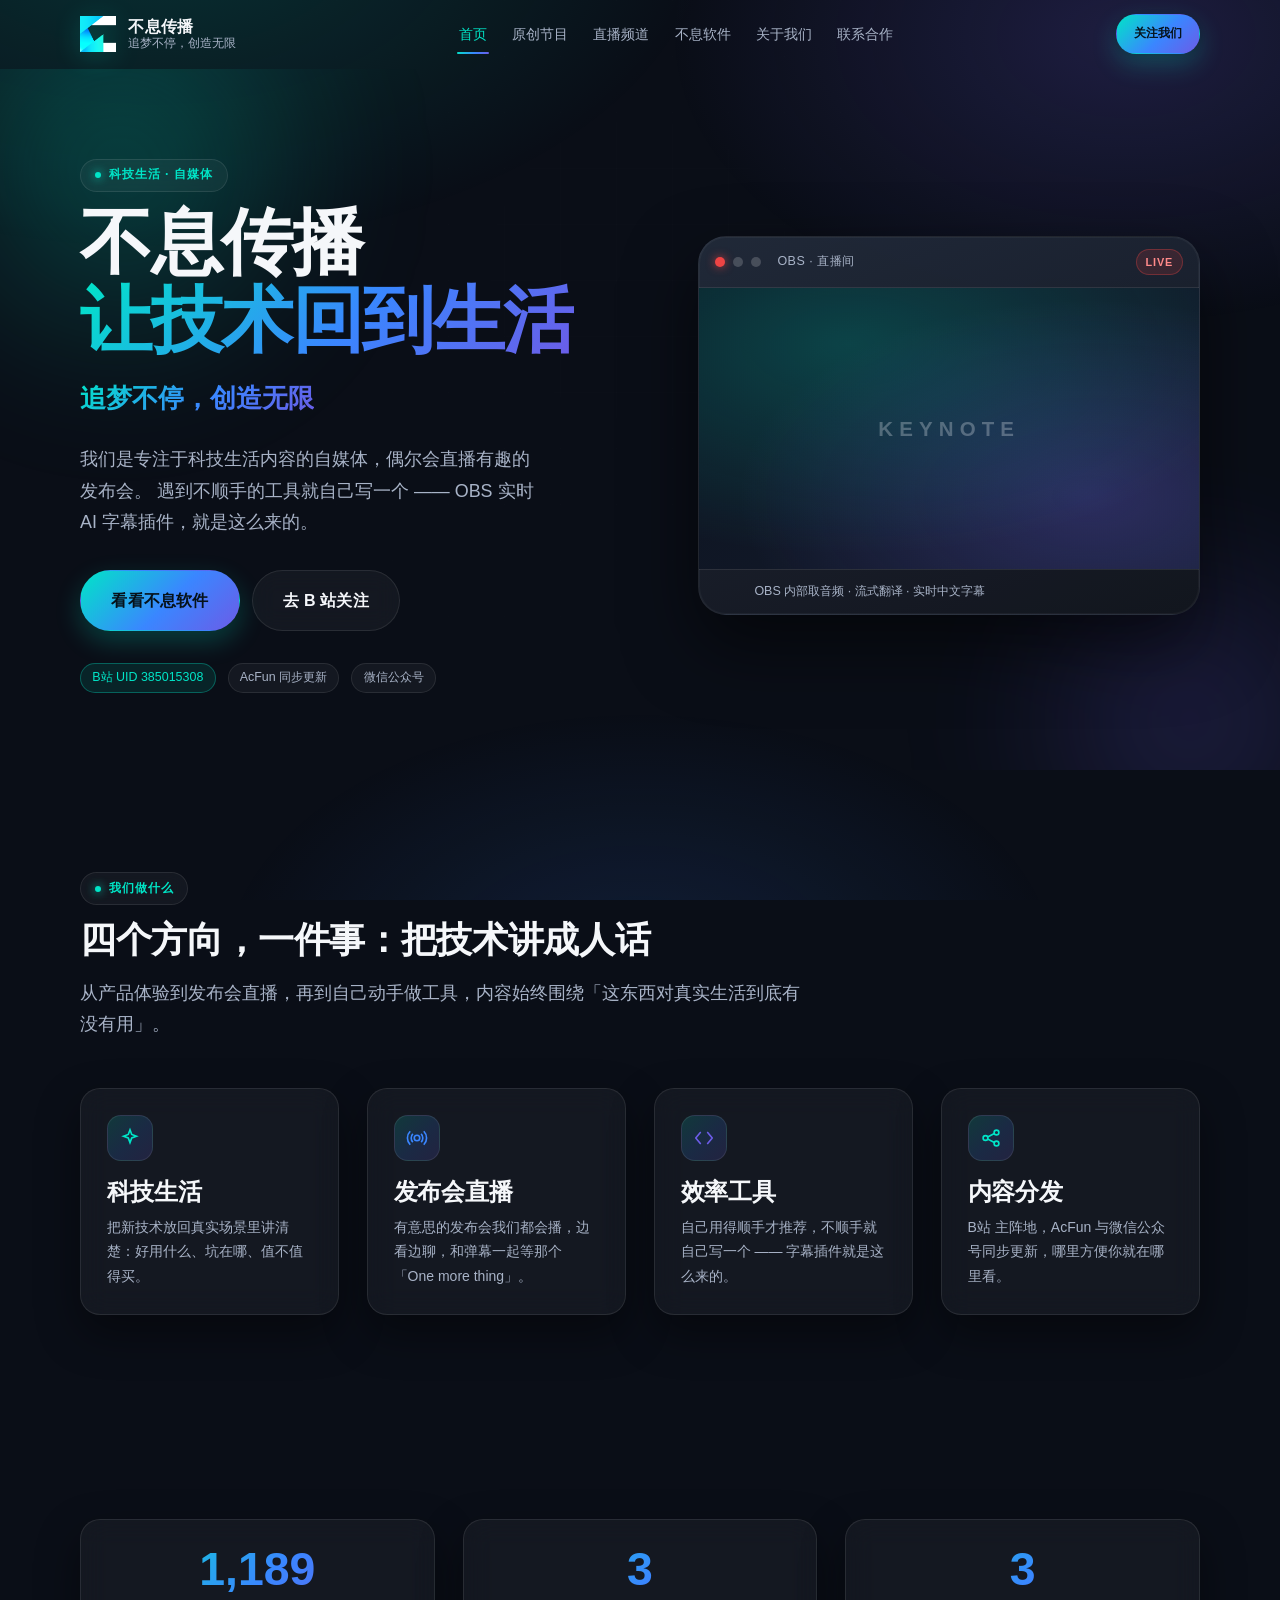
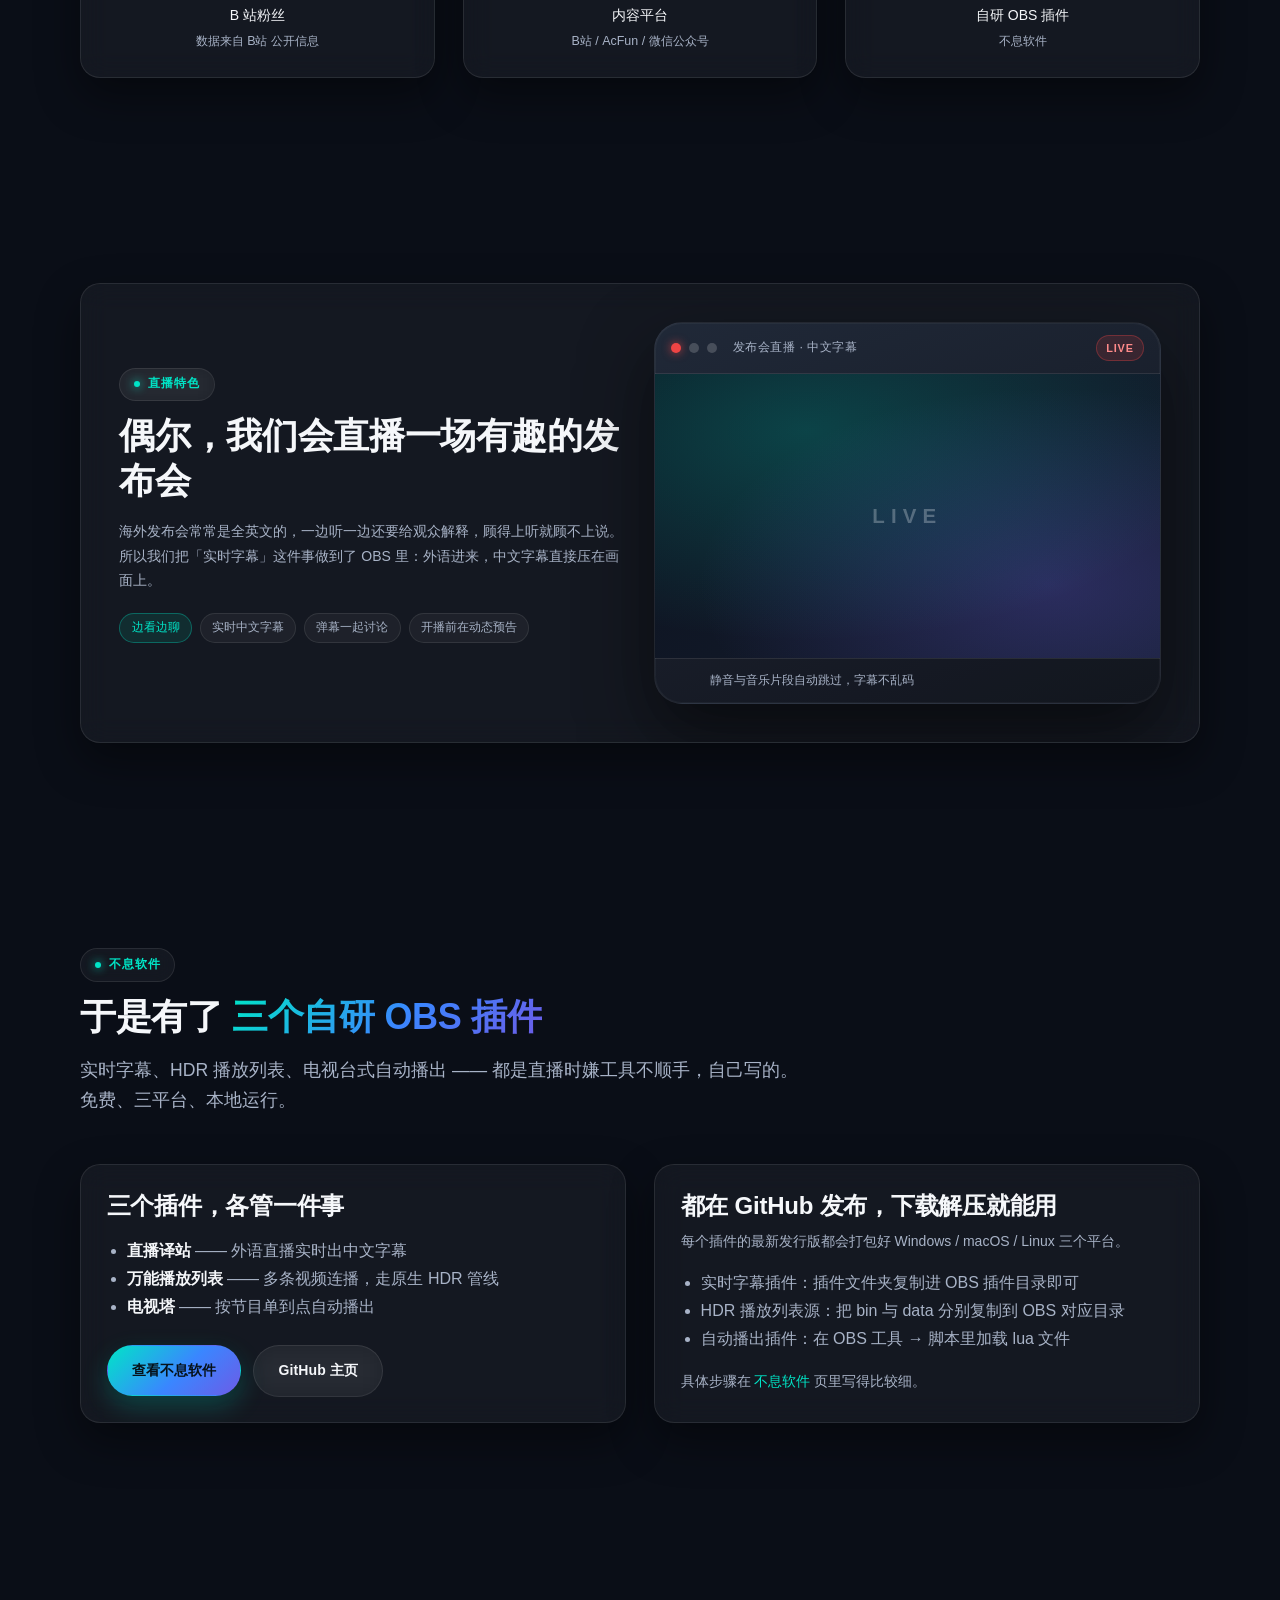
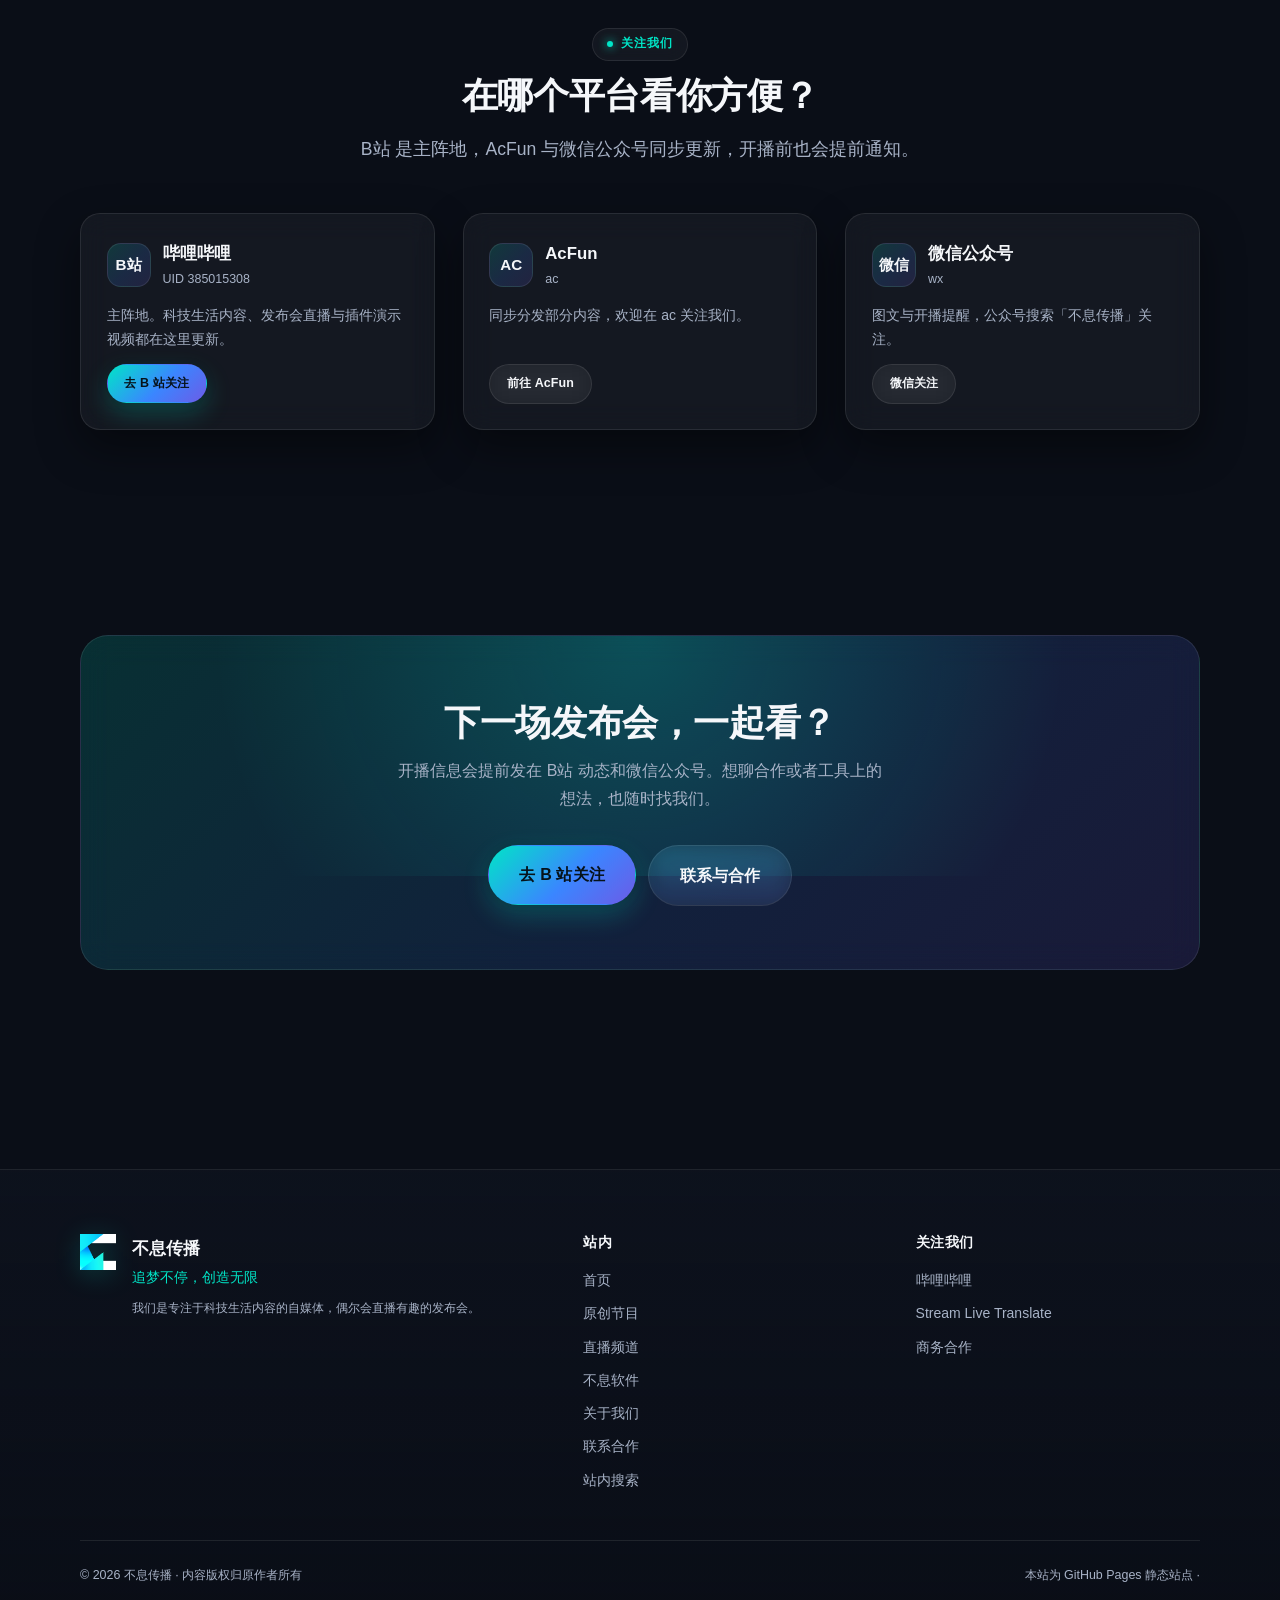
<file: index.html>
<!DOCTYPE html>
<html lang="zh-CN">
  <head>
    <meta charset="UTF-8" />
    <meta name="viewport" content="width=device-width, initial-scale=1" />
    <title>不息传播 · 追梦不停，创造无限</title>
    <meta
      name="description"
      content="不息传播 —— 专注科技生活内容的自媒体，偶尔直播有趣的发布会。自研 OBS 实时 AI 字幕插件，让外语直播实时出中文字幕。"
    />
    <meta name="keywords" content="不息传播,科技生活,发布会直播,OBS 插件,实时字幕,AI 同传,自媒体" />
    <meta name="author" content="不息传播" />
    <link rel="icon" type="image/png" href="assets/img/favicon.png" />

    <!-- Open Graph -->
    <meta property="og:type" content="website" />
    <meta property="og:title" content="不息传播 · 追梦不停，创造无限" />
    <meta
      property="og:description"
      content="专注科技生活内容的自媒体，偶尔直播有趣的发布会。自研 OBS 实时 AI 字幕插件。"
    />
    <meta property="og:image" content="https://buxicim2026.github.io/buxicim/assets/img/logo.png" />
    <meta name="theme-color" content="#0A0E17" />

    <link rel="stylesheet" href="assets/css/base.css?v=20261006g" />
    <link rel="stylesheet" href="assets/css/components.css?v=20261006g" />
    <link rel="stylesheet" href="assets/css/pages.css?v=20261006g" />
  </head>

  <body>
    <div data-include="header"></div>

    <main id="main">
      <!-- ============ Hero ============ -->
      <section class="hero">
        <span class="hero-blob b1" aria-hidden="true"></span>
        <span class="hero-blob b2" aria-hidden="true"></span>

        <div class="container hero-inner">
          <div class="hero-copy">
            <span class="eyebrow reveal">科技生活 · 自媒体</span>
            <h1 class="hero-title reveal" data-delay="1">
              不息传播<br /><span class="gradient-text">让技术回到生活</span>
            </h1>
            <p class="hero-slogan gradient-text reveal" data-delay="2">追梦不停，创造无限</p>
            <p class="hero-lead reveal" data-delay="3">
              我们是专注于科技生活内容的自媒体，偶尔会直播有趣的发布会。
              遇到不顺手的工具就自己写一个 —— OBS 实时 AI 字幕插件，就是这么来的。
            </p>
            <div class="btn-row reveal" data-delay="4">
              <a class="btn btn-primary btn-lg" href="software.html">看看不息软件</a>
              <a
                class="btn btn-ghost btn-lg"
                href="https://space.bilibili.com/385015308"
                target="_blank"
                rel="noopener"
                >去 B 站关注</a
              >
            </div>
            <div class="hero-meta reveal" data-delay="5">
              <span class="tag tag-accent">B站 UID 385015308</span>
              <span class="tag">AcFun 同步更新</span>
              <span class="tag">微信公众号</span>
            </div>
          </div>

          <!-- 直播字幕演示 -->
          <div class="hero-visual reveal" data-delay="2">
            <div class="live-mock">
              <div class="mock-topbar">
                <span class="mock-dot live"></span>
                <span class="mock-dot"></span>
                <span class="mock-dot"></span>
                <span class="mock-title">OBS · 直播间</span>
                <span class="mock-badge">LIVE</span>
              </div>

              <div class="mock-screen">
                <span class="mock-stage">Keynote</span>
                <div class="mock-captions">
                  <p class="mock-line is-foreign">And one more thing…</p>
                  <p class="mock-line">还有一件事……</p>
                  <p class="mock-line">这是我们迄今最快的一代产品</p>
                </div>
              </div>

              <div class="mock-foot">
                <span class="mock-eq" aria-hidden="true">
                  <span></span><span></span><span></span><span></span><span></span>
                </span>
                <span>OBS 内部取音频 · 流式翻译 · 实时中文字幕</span>
              </div>
            </div>
          </div>
        </div>
      </section>

      <!-- ============ 内容方向 ============ -->
      <section class="section" id="topics">
        <div class="container">
          <div class="section-head reveal">
            <span class="eyebrow">我们做什么</span>
            <h2>四个方向，一件事：把技术讲成人话</h2>
            <p class="section-lead">
              从产品体验到发布会直播，再到自己动手做工具，内容始终围绕「这东西对真实生活到底有没有用」。
            </p>
          </div>

          <div class="grid grid-4">
            <article class="card reveal" data-delay="1">
              <span class="card-icon" aria-hidden="true">
                <svg width="22" height="22" viewBox="0 0 24 24" fill="none" stroke="#00E5C7" stroke-width="1.8">
                  <path d="M12 3l1.9 5.1L19 10l-5.1 1.9L12 17l-1.9-5.1L5 10l5.1-1.9L12 3z" />
                </svg>
              </span>
              <h3>科技生活</h3>
              <p>把新技术放回真实场景里讲清楚：好用什么、坑在哪、值不值得买。</p>
            </article>

            <article class="card reveal" data-delay="2">
              <span class="card-icon" aria-hidden="true">
                <svg width="22" height="22" viewBox="0 0 24 24" fill="none" stroke="#3A86FF" stroke-width="1.8">
                  <circle cx="12" cy="12" r="3" />
                  <path d="M7.5 7.5a6.4 6.4 0 000 9M16.5 16.5a6.4 6.4 0 000-9M4.6 4.6a10.5 10.5 0 000 14.8M19.4 19.4a10.5 10.5 0 000-14.8" />
                </svg>
              </span>
              <h3>发布会直播</h3>
              <p>有意思的发布会我们都会播，边看边聊，和弹幕一起等那个「One more thing」。</p>
            </article>

            <article class="card reveal" data-delay="3">
              <span class="card-icon" aria-hidden="true">
                <svg width="22" height="22" viewBox="0 0 24 24" fill="none" stroke="#6C5CE7" stroke-width="1.8">
                  <path d="M8 6l-5 6 5 6M16 6l5 6-5 6" stroke-linecap="round" stroke-linejoin="round" />
                </svg>
              </span>
              <h3>效率工具</h3>
              <p>自己用得顺手才推荐，不顺手就自己写一个 —— 字幕插件就是这么来的。</p>
            </article>

            <article class="card reveal" data-delay="4">
              <span class="card-icon" aria-hidden="true">
                <svg width="22" height="22" viewBox="0 0 24 24" fill="none" stroke="#00E5C7" stroke-width="1.8">
                  <circle cx="6" cy="12" r="2.6" />
                  <circle cx="18" cy="6" r="2.6" />
                  <circle cx="18" cy="18" r="2.6" />
                  <path d="M8.3 10.8l7.4-3.6M8.3 13.2l7.4 3.6" />
                </svg>
              </span>
              <h3>内容分发</h3>
              <p>B站 主阵地，AcFun 与微信公众号同步更新，哪里方便你就在哪里看。</p>
            </article>
          </div>
        </div>
      </section>

      <!-- ============ 数据条 ============ -->
      <section class="section" id="stats">
        <div class="container">
          <div class="grid grid-3">
            <div class="card stat-card reveal" data-delay="1">
              <span class="stat-value" data-count="1189">0</span>
              <span class="stat-label">B 站粉丝</span>
              <span class="stat-source">数据来自 B站 公开信息</span>
            </div>
            <div class="card stat-card reveal" data-delay="2">
              <span class="stat-value" data-count="3">0</span>
              <span class="stat-label">内容平台</span>
              <span class="stat-source">B站 / AcFun / 微信公众号</span>
            </div>
            <div class="card stat-card reveal" data-delay="3">
              <span class="stat-value" data-count="3">0</span>
              <span class="stat-label">自研 OBS 插件</span>
              <span class="stat-source">不息软件</span>
            </div>
          </div>
        </div>
      </section>

      <!-- ============ 发布会直播特色 ============ -->
      <section class="section" id="live">
        <div class="container">
          <div class="card reveal" style="padding: clamp(1.5rem, 3vw, 2.5rem)">
            <div class="grid grid-2" style="align-items: center">
              <div>
                <span class="eyebrow">直播特色</span>
                <h2>偶尔，我们会直播一场有趣的发布会</h2>
                <p>
                  海外发布会常常是全英文的，一边听一边还要给观众解释，顾得上听就顾不上说。
                  所以我们把「实时字幕」这件事做到了 OBS 里：外语进来，中文字幕直接压在画面上。
                </p>
                <ul class="tag-row" style="list-style: none; padding: 0; margin-top: 1.25rem">
                  <li class="tag tag-accent">边看边聊</li>
                  <li class="tag">实时中文字幕</li>
                  <li class="tag">弹幕一起讨论</li>
                  <li class="tag">开播前在动态预告</li>
                </ul>
              </div>

              <div class="live-mock">
                <div class="mock-topbar">
                  <span class="mock-dot live"></span>
                  <span class="mock-dot"></span>
                  <span class="mock-dot"></span>
                  <span class="mock-title">发布会直播 · 中文字幕</span>
                  <span class="mock-badge">LIVE</span>
                </div>
                <div class="mock-screen">
                  <span class="mock-stage">Live</span>
                  <div class="mock-captions">
                    <p class="mock-line is-foreign">It's been an incredible year for all of us.</p>
                    <p class="mock-line">对我们所有人来说，这是不可思议的一年</p>
                    <p class="mock-line">感谢每一位在屏幕前的你</p>
                  </div>
                </div>
                <div class="mock-foot">
                  <span class="mock-eq" aria-hidden="true">
                    <span></span><span></span><span></span><span></span><span></span>
                  </span>
                  <span>静音与音乐片段自动跳过，字幕不乱码</span>
                </div>
              </div>
            </div>
          </div>
        </div>
      </section>

      <!-- ============ 自研插件 ============ -->
      <section class="section" id="plugin">
        <div class="container">
          <div class="section-head reveal">
            <span class="eyebrow">不息软件</span>
            <h2>于是有了 <span class="gradient-text">三个自研 OBS 插件</span></h2>
            <p class="section-lead">
              实时字幕、HDR 播放列表、电视台式自动播出 —— 都是直播时嫌工具不顺手，自己写的。
              免费、三平台、本地运行。
            </p>
          </div>

          <div class="grid grid-2">
            <div class="card reveal" data-delay="1">
              <h3>三个插件，各管一件事</h3>
              <ul style="margin-top: 1rem">
                <li>
                  <strong style="color: var(--text-1)">直播译站</strong> —— 外语直播实时出中文字幕
                </li>
                <li>
                  <strong style="color: var(--text-1)">万能播放列表</strong> —— 多条视频连播，走原生 HDR 管线
                </li>
                <li>
                  <strong style="color: var(--text-1)">电视塔</strong> —— 按节目单到点自动播出
                </li>
              </ul>
              <div class="btn-row" style="margin-top: 1.5rem">
                <a class="btn btn-primary" href="software.html">查看不息软件</a>
                <a
                  class="btn btn-ghost"
                  href="https://github.com/buxicim2026"
                  target="_blank"
                  rel="noopener"
                  >GitHub 主页</a
                >
              </div>
            </div>

            <div class="card reveal" data-delay="2">
              <h3>都在 GitHub 发布，下载解压就能用</h3>
              <p>每个插件的最新发行版都会打包好 Windows / macOS / Linux 三个平台。</p>
              <ul style="margin-top: 1rem">
                <li>实时字幕插件：插件文件夹复制进 OBS 插件目录即可</li>
                <li>HDR 播放列表源：把 bin 与 data 分别复制到 OBS 对应目录</li>
                <li>自动播出插件：在 OBS 工具 → 脚本里加载 lua 文件</li>
              </ul>
              <p style="margin-top: 1rem; font-size: 0.875rem">
                具体步骤在 <a href="software.html">不息软件</a> 页里写得比较细。
              </p>
            </div>
          </div>
        </div>
      </section>

      <!-- ============ 平台矩阵 ============ -->
      <section class="section" id="platforms">
        <div class="container">
          <div class="section-head center reveal">
            <span class="eyebrow">关注我们</span>
            <h2>在哪个平台看你方便？</h2>
            <p class="section-lead">B站 是主阵地，AcFun 与微信公众号同步更新，开播前也会提前通知。</p>
          </div>

          <div class="grid grid-3">
            <a class="card platform-card reveal" data-delay="1" data-platform="bilibili" href="https://space.bilibili.com/385015308">
              <div class="platform-head">
                <span class="platform-logo">B站</span>
                <div>
                  <div class="platform-name">哔哩哔哩</div>
                  <div class="platform-handle">UID 385015308</div>
                </div>
              </div>
              <p>主阵地。科技生活内容、发布会直播与插件演示视频都在这里更新。</p>
              <span class="btn btn-primary btn-sm">去 B 站关注</span>
            </a>

            <a class="card platform-card reveal" data-delay="2" data-platform="acfun" href="contact.html">
              <div class="platform-head">
                <span class="platform-logo">AC</span>
                <div>
                  <div class="platform-name">AcFun</div>
                  <div class="platform-handle">ac</div>
                </div>
              </div>
              <p>同步分发部分内容，欢迎在 ac 关注我们。</p>
              <span class="btn btn-ghost btn-sm">前往 AcFun</span>
            </a>

            <a class="card platform-card reveal" data-delay="3" data-platform="wechat" href="contact.html">
              <div class="platform-head">
                <span class="platform-logo">微信</span>
                <div>
                  <div class="platform-name">微信公众号</div>
                  <div class="platform-handle">wx</div>
                </div>
              </div>
              <p>图文与开播提醒，公众号搜索「不息传播」关注。</p>
              <span class="btn btn-ghost btn-sm">微信关注</span>
            </a>
          </div>
        </div>
      </section>

      <!-- ============ CTA ============ -->
      <section class="section">
        <div class="container">
          <div class="cta-band reveal">
            <h2>下一场发布会，一起看？</h2>
            <p>开播信息会提前发在 B站 动态和微信公众号。想聊合作或者工具上的想法，也随时找我们。</p>
            <div class="btn-row">
              <a class="btn btn-primary btn-lg" href="https://space.bilibili.com/385015308" target="_blank" rel="noopener">去 B 站关注</a>
              <a class="btn btn-ghost btn-lg" href="contact.html">联系与合作</a>
            </div>
          </div>
        </div>
      </section>
    </main>

    <div data-include="footer"></div>

    <script type="module" src="assets/js/layout.js?v=20261006g"></script>
    <script src="assets/js/motion.js?v=20261006g"></script>
  </body>
</html>
</file>
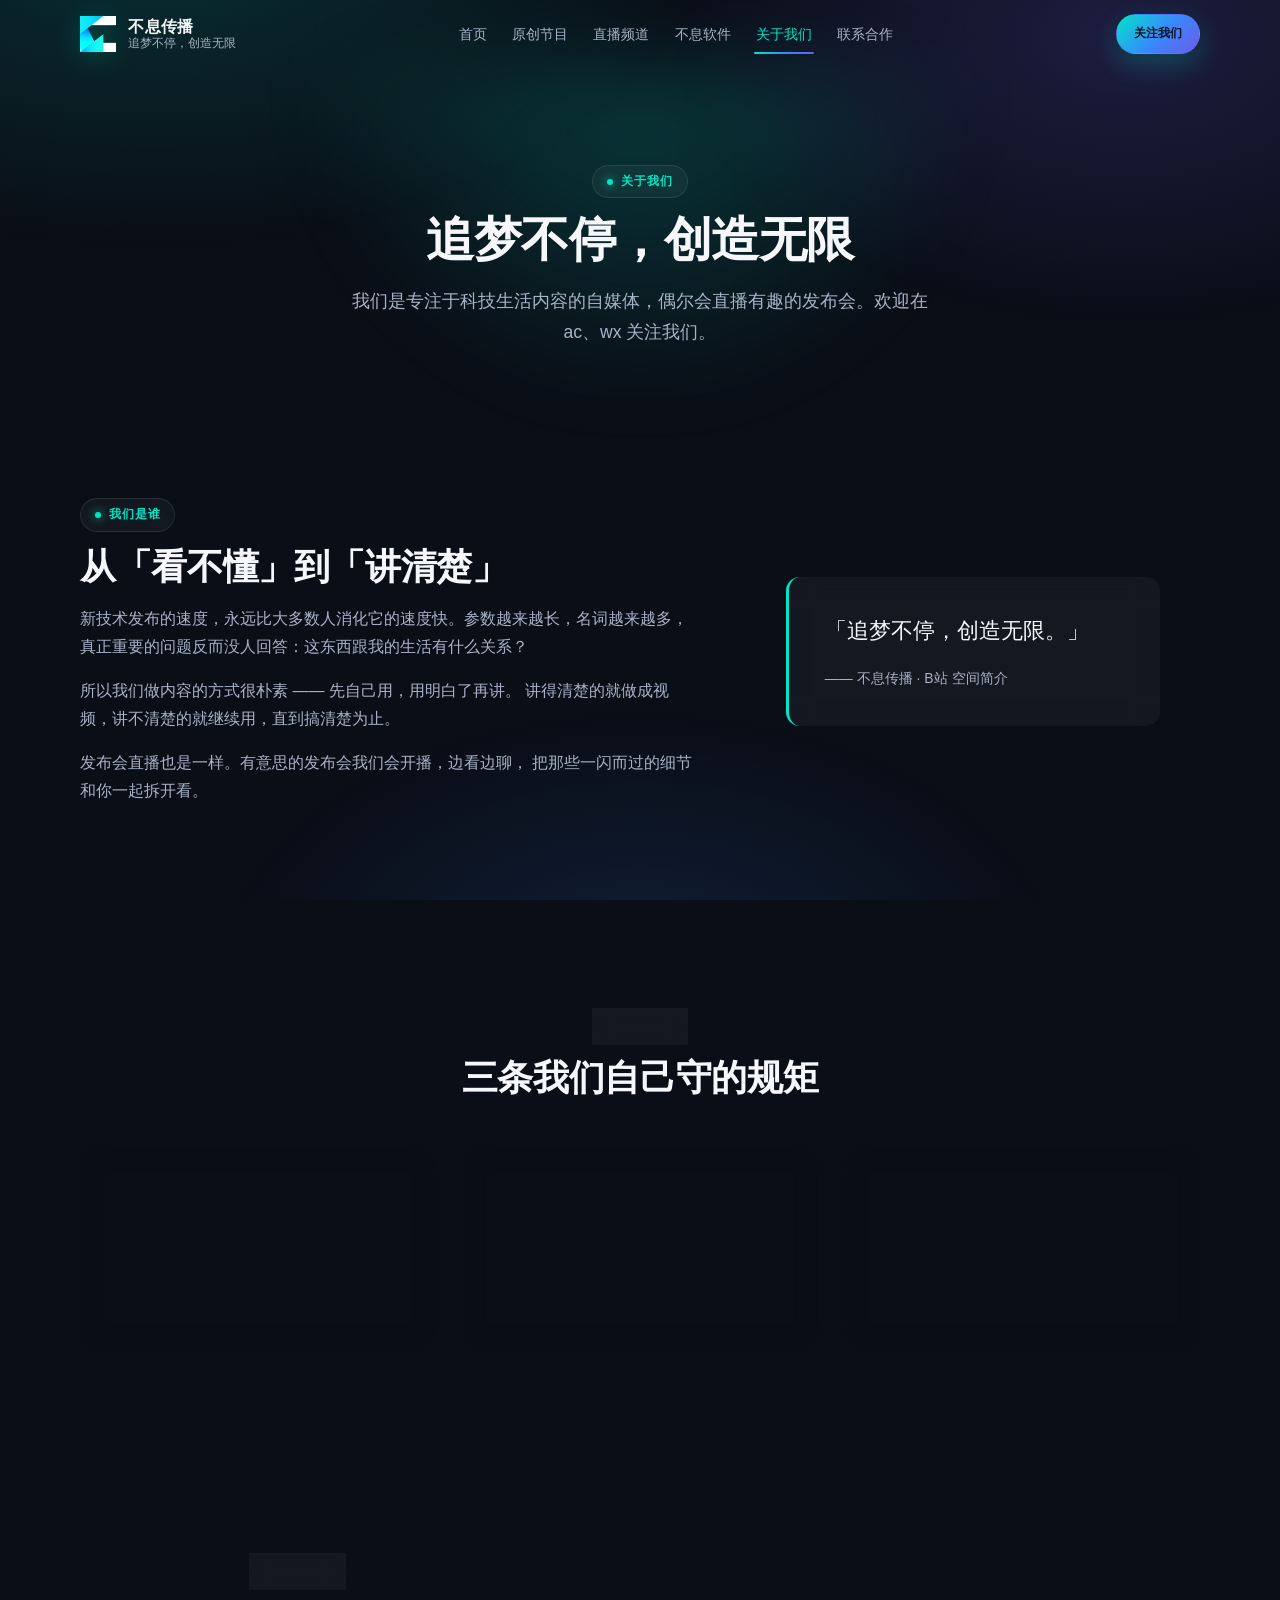
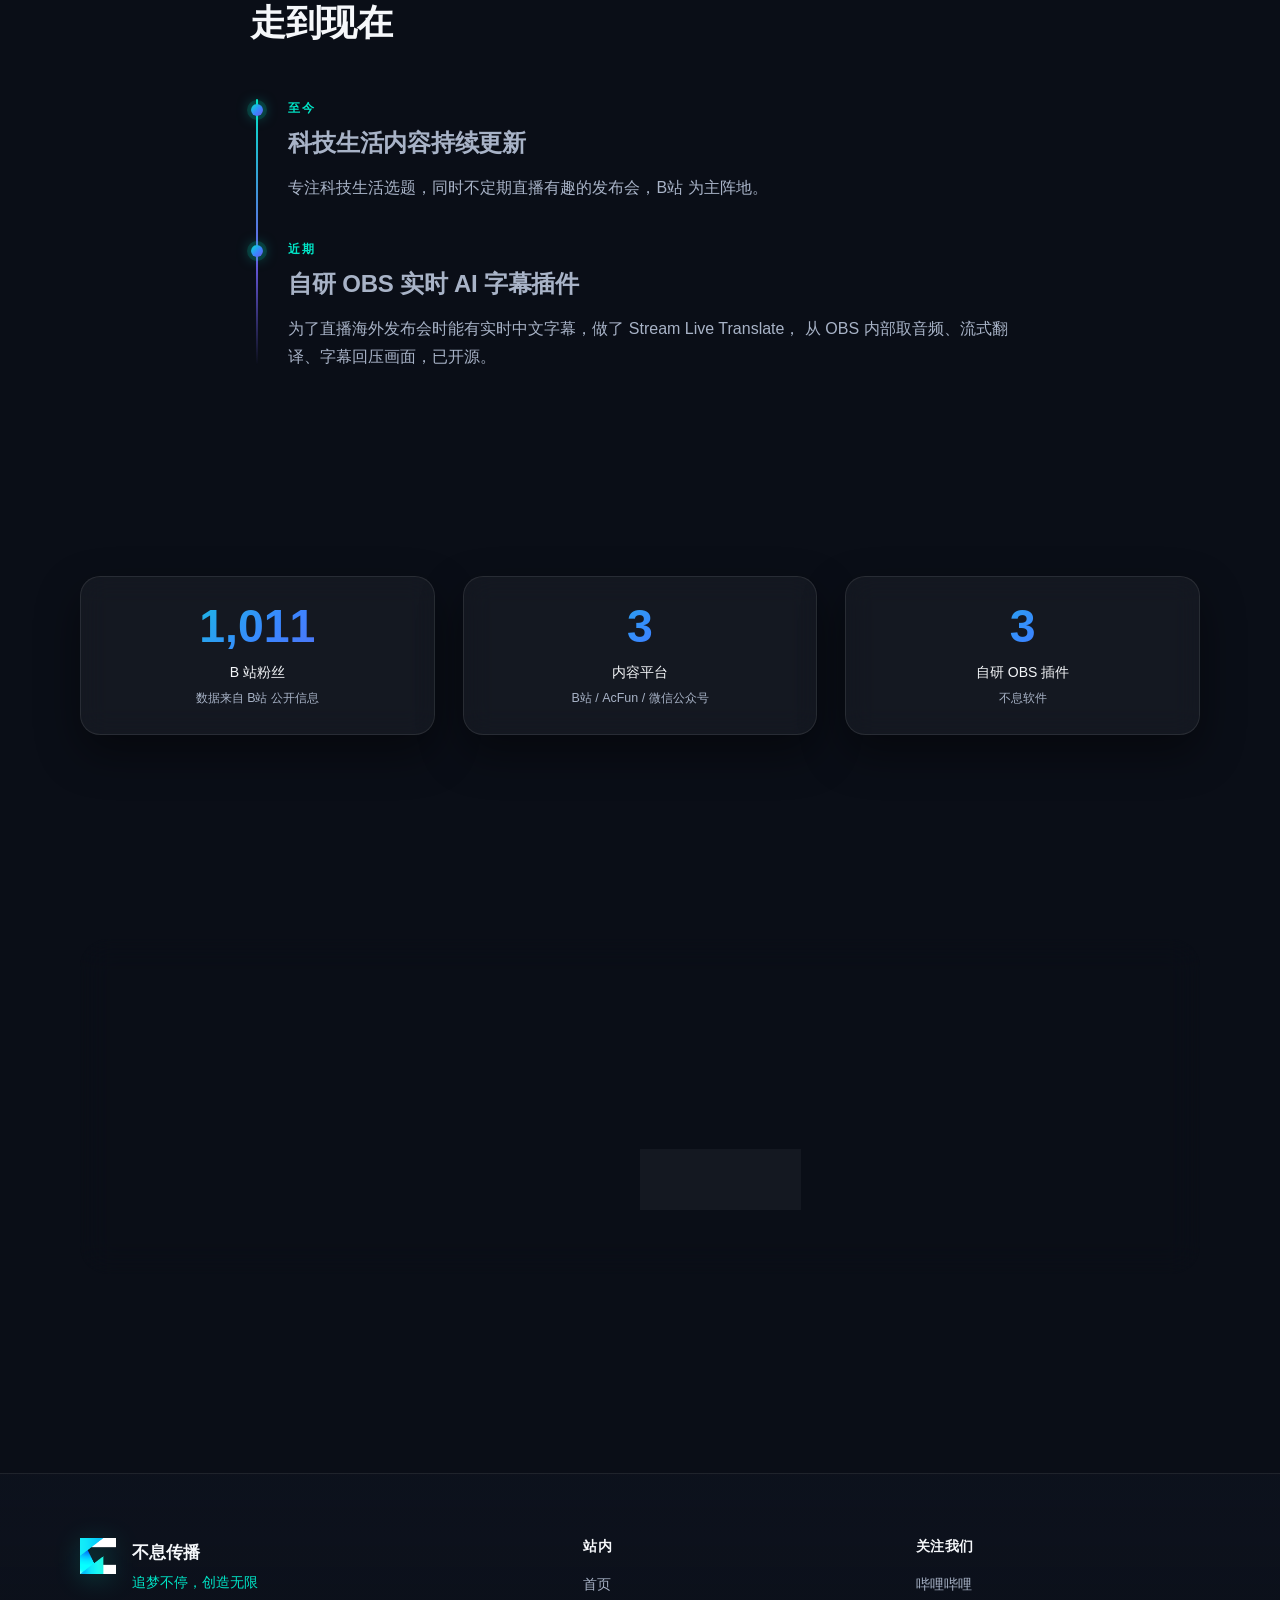
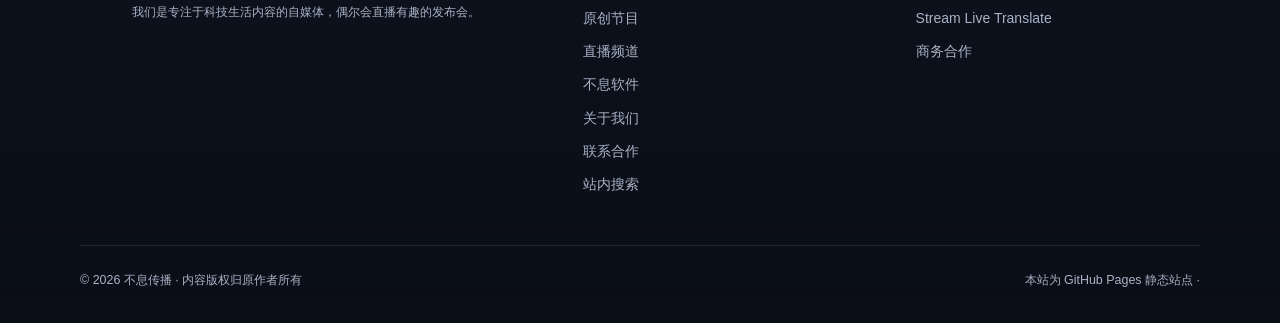
<file: about.html>
<!DOCTYPE html>
<html lang="zh-CN">
  <head>
    <meta charset="UTF-8" />
    <meta name="viewport" content="width=device-width, initial-scale=1" />
    <title>关于我们 | 不息传播</title>
    <meta
      name="description"
      content="不息传播是谁：专注科技生活内容的自媒体，偶尔直播有趣的发布会。品牌故事、内容理念、发展历程与账号数据。"
    />
    <link rel="icon" type="image/png" href="assets/img/favicon.png" />
    <meta property="og:title" content="关于我们 | 不息传播" />
    <meta property="og:description" content="专注科技生活内容的自媒体，偶尔直播有趣的发布会。" />
    <meta name="theme-color" content="#0A0E17" />

    <link rel="stylesheet" href="assets/css/base.css?v=20261006g" />
    <link rel="stylesheet" href="assets/css/components.css?v=20261006g" />
    <link rel="stylesheet" href="assets/css/pages.css?v=20261006g" />
  </head>

  <body>
    <div data-include="header"></div>

    <main id="main">
      <section class="page-banner">
        <div class="container">
          <span class="eyebrow reveal">关于我们</span>
          <h1 class="reveal" data-delay="1">追梦不停，创造无限</h1>
          <p class="reveal" data-delay="2">
            我们是专注于科技生活内容的自媒体，偶尔会直播有趣的发布会。欢迎在 ac、wx 关注我们。
          </p>
        </div>
      </section>

      <!-- ============ 品牌故事 ============ -->
      <section class="section">
        <div class="container story-grid">
          <div class="reveal">
            <span class="eyebrow">我们是谁</span>
            <h2>从「看不懂」到「讲清楚」</h2>
            <p>
              新技术发布的速度，永远比大多数人消化它的速度快。参数越来越长，名词越来越多，
              真正重要的问题反而没人回答：这东西跟我的生活有什么关系？
            </p>
            <p>
              所以我们做内容的方式很朴素 —— 先自己用，用明白了再讲。
              讲得清楚的就做成视频，讲不清楚的就继续用，直到搞清楚为止。
            </p>
            <p>
              发布会直播也是一样。有意思的发布会我们会开播，边看边聊，
              把那些一闪而过的细节和你一起拆开看。
            </p>
          </div>

          <div class="reveal" data-delay="2">
            <blockquote class="quote-card">
              <p>「追梦不停，创造无限。」</p>
              <footer>—— 不息传播 · B站 空间简介</footer>
            </blockquote>
          </div>
        </div>
      </section>

      <!-- ============ 理念 ============ -->
      <section class="section" id="beliefs">
        <div class="container">
          <div class="section-head center reveal">
            <span class="eyebrow">内容理念</span>
            <h2>三条我们自己守的规矩</h2>
          </div>

          <div class="grid grid-3">
            <article class="card reveal" data-delay="1">
              <span class="card-icon" aria-hidden="true">
                <svg width="22" height="22" viewBox="0 0 24 24" fill="none" stroke="#00E5C7" stroke-width="1.8">
                  <path d="M12 3l1.9 5.1L19 10l-5.1 1.9L12 17l-1.9-5.1L5 10l5.1-1.9L12 3z" />
                </svg>
              </span>
              <h3>先自己用</h3>
              <p>没用过的功能不评价，没踩过的坑不假装知道。内容来自真实使用，不是参数表翻译。</p>
            </article>

            <article class="card reveal" data-delay="2">
              <span class="card-icon" aria-hidden="true">
                <svg width="22" height="22" viewBox="0 0 24 24" fill="none" stroke="#3A86FF" stroke-width="1.8">
                  <path d="M4 6h16M4 12h10M4 18h6" stroke-linecap="round" />
                </svg>
              </span>
              <h3>说人话</h3>
              <p>能一句话讲明白就不用三句，能用生活里的例子就不用术语堆砌。</p>
            </article>

            <article class="card reveal" data-delay="3">
              <span class="card-icon" aria-hidden="true">
                <svg width="22" height="22" viewBox="0 0 24 24" fill="none" stroke="#6C5CE7" stroke-width="1.8">
                  <path d="M8 6l-5 6 5 6M16 6l5 6-5 6" stroke-linecap="round" stroke-linejoin="round" />
                </svg>
              </span>
              <h3>不够好就自己做</h3>
              <p>工具不顺手？那就写一个。字幕插件就是直播时实在找不到顺手方案的结果。</p>
            </article>
          </div>
        </div>
      </section>

      <!-- ============ 发展历程 ============ -->
      <section class="section" id="timeline">
        <div class="container container-narrow">
          <div class="section-head reveal">
            <span class="eyebrow">发展历程</span>
            <h2>走到现在</h2>
          </div>

          <ul class="timeline">
            <li class="timeline-item reveal">
              <span class="timeline-year">至今</span>
              <h3>科技生活内容持续更新</h3>
              <p>专注科技生活选题，同时不定期直播有趣的发布会，B站 为主阵地。</p>
            </li>
            <li class="timeline-item reveal" data-delay="1">
              <span class="timeline-year">近期</span>
              <h3>自研 OBS 实时 AI 字幕插件</h3>
              <p>
                为了直播海外发布会时能有实时中文字幕，做了 Stream Live Translate，
                从 OBS 内部取音频、流式翻译、字幕回压画面，已开源。
              </p>
            </li>
            <!-- TODO: 补充更多真实节点（首支视频、里程碑等） -->
          </ul>
        </div>
      </section>

      <!-- ============ 账号数据 ============ -->
      <section class="section" id="stats">
        <div class="container">
          <div class="grid grid-3">
            <div class="card stat-card reveal" data-delay="1">
              <span class="stat-value" data-count="1189">0</span>
              <span class="stat-label">B 站粉丝</span>
              <span class="stat-source">数据来自 B站 公开信息</span>
            </div>
            <div class="card stat-card reveal" data-delay="2">
              <span class="stat-value" data-count="3">0</span>
              <span class="stat-label">内容平台</span>
              <span class="stat-source">B站 / AcFun / 微信公众号</span>
            </div>
            <div class="card stat-card reveal" data-delay="3">
              <span class="stat-value" data-count="3">0</span>
              <span class="stat-label">自研 OBS 插件</span>
              <span class="stat-source">不息软件</span>
            </div>
          </div>
        </div>
      </section>

      <!-- ============ CTA ============ -->
      <section class="section">
        <div class="container">
          <div class="cta-band reveal">
            <h2>想看看我们做了什么？</h2>
            <p>内容在 B站、AcFun 和微信公众号都能看到，自研的字幕插件也已经开源。</p>
            <div class="btn-row">
              <a class="btn btn-primary btn-lg" href="https://space.bilibili.com/385015308" target="_blank" rel="noopener">去 B 站关注</a>
              <a class="btn btn-ghost btn-lg" href="software.html">看看不息软件</a>
            </div>
          </div>
        </div>
      </section>
    </main>

    <div data-include="footer"></div>

    <script type="module" src="assets/js/layout.js?v=20261006g"></script>
    <script src="assets/js/motion.js?v=20261006g"></script>
  </body>
</html>
</file>
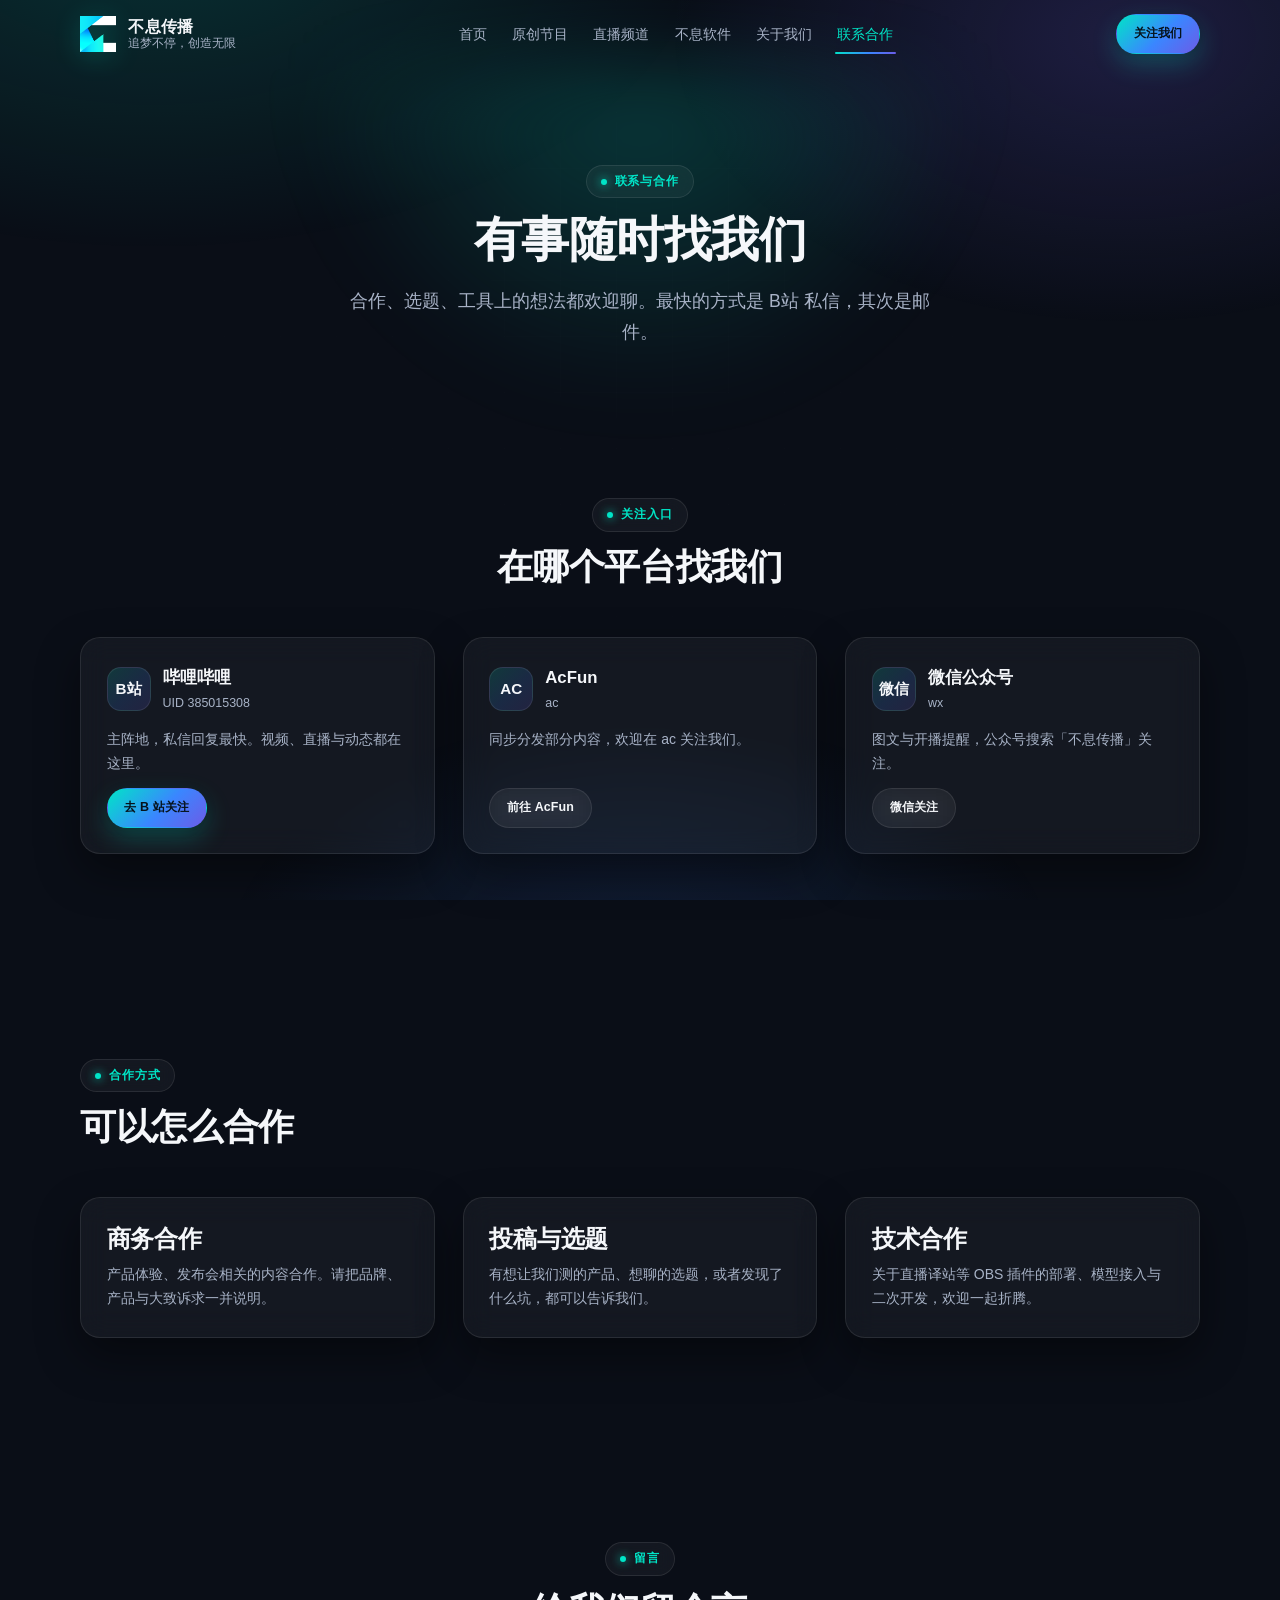
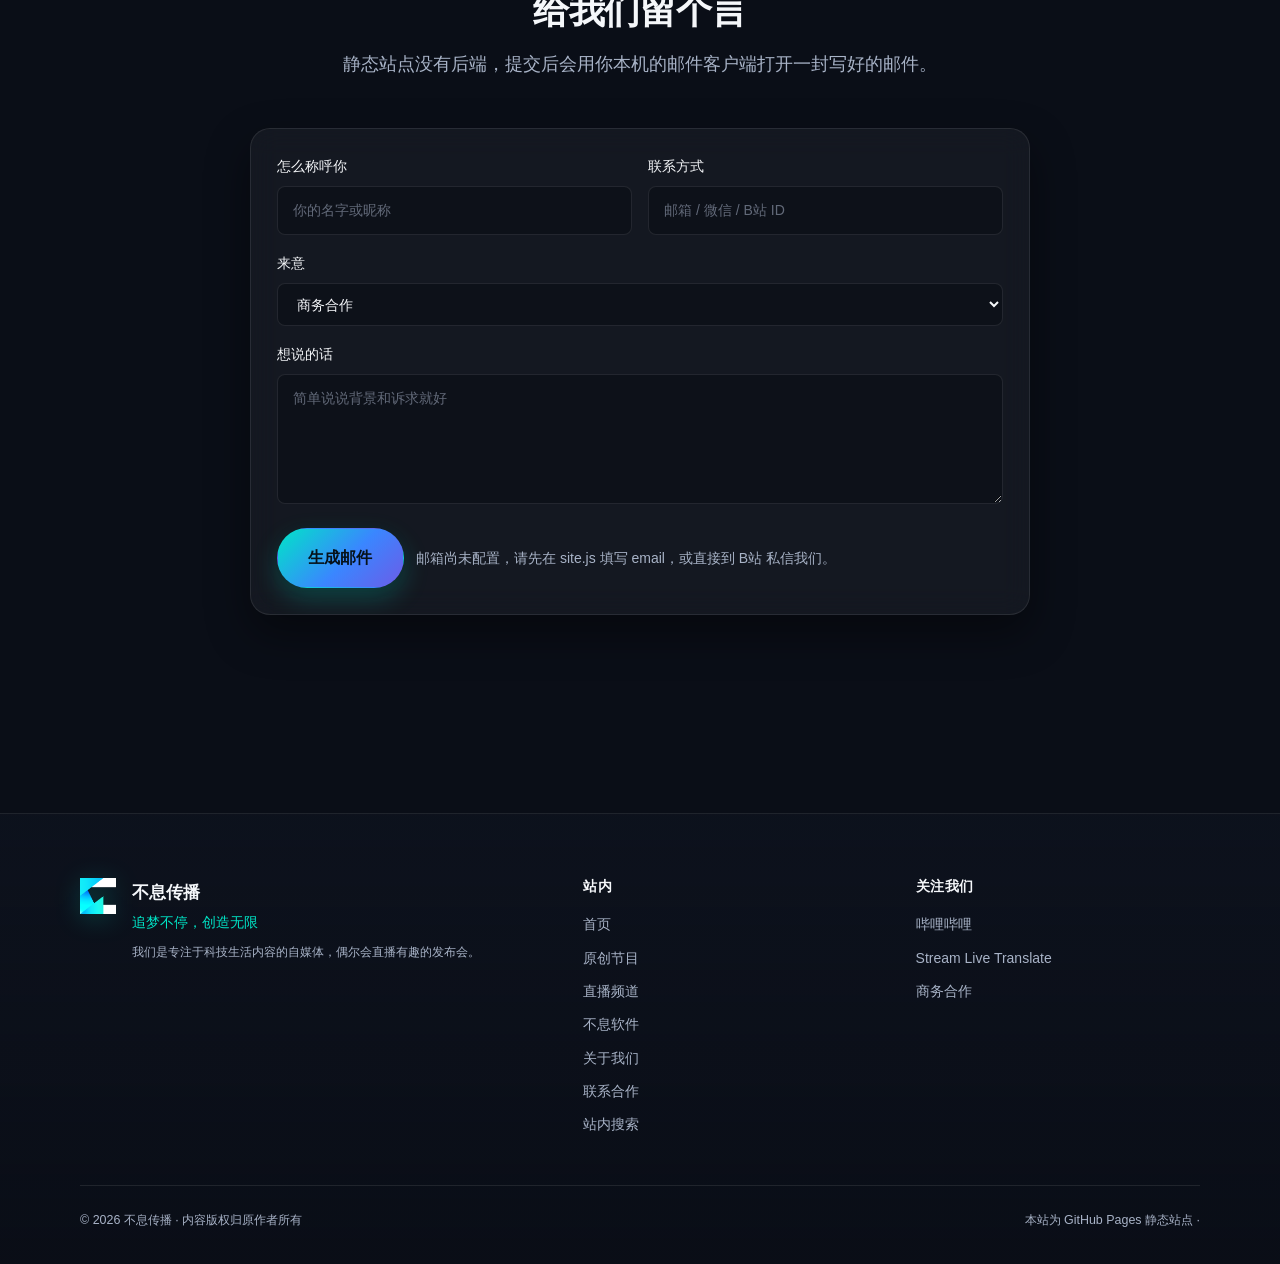
<file: contact.html>
<!DOCTYPE html>
<html lang="zh-CN">
  <head>
    <meta charset="UTF-8" />
    <meta name="viewport" content="width=device-width, initial-scale=1" />
    <title>联系与合作 | 不息传播</title>
    <meta
      name="description"
      content="联系不息传播：B站、AcFun、微信公众号入口，商务合作、投稿选题与技术合作方式。"
    />
    <link rel="icon" type="image/png" href="assets/img/favicon.png" />
    <meta property="og:title" content="联系与合作 | 不息传播" />
    <meta property="og:description" content="商务合作、投稿选题、技术合作，欢迎来找我们。" />
    <meta name="theme-color" content="#0A0E17" />

    <link rel="stylesheet" href="assets/css/base.css?v=20261006g" />
    <link rel="stylesheet" href="assets/css/components.css?v=20261006g" />
    <link rel="stylesheet" href="assets/css/pages.css?v=20261006g" />
  </head>

  <body>
    <div data-include="header"></div>

    <main id="main">
      <section class="page-banner">
        <div class="container">
          <span class="eyebrow reveal">联系与合作</span>
          <h1 class="reveal" data-delay="1">有事随时找我们</h1>
          <p class="reveal" data-delay="2">
            合作、选题、工具上的想法都欢迎聊。最快的方式是 B站 私信，其次是邮件。
          </p>
        </div>
      </section>

      <!-- ============ 平台入口 ============ -->
      <section class="section" id="platforms">
        <div class="container">
          <div class="section-head center reveal">
            <span class="eyebrow">关注入口</span>
            <h2>在哪个平台找我们</h2>
          </div>

          <div class="grid grid-3">
            <a class="card platform-card reveal" data-delay="1" data-platform="bilibili" href="https://space.bilibili.com/385015308">
              <div class="platform-head">
                <span class="platform-logo">B站</span>
                <div>
                  <div class="platform-name">哔哩哔哩</div>
                  <div class="platform-handle">UID 385015308</div>
                </div>
              </div>
              <p>主阵地，私信回复最快。视频、直播与动态都在这里。</p>
              <span class="btn btn-primary btn-sm">去 B 站关注</span>
            </a>

            <a class="card platform-card reveal" data-delay="2" data-platform="acfun" href="contact.html">
              <div class="platform-head">
                <span class="platform-logo">AC</span>
                <div>
                  <div class="platform-name">AcFun</div>
                  <div class="platform-handle">ac</div>
                </div>
              </div>
              <p>同步分发部分内容，欢迎在 ac 关注我们。</p>
              <span class="btn btn-ghost btn-sm">前往 AcFun</span>
            </a>

            <a class="card platform-card reveal" data-delay="3" data-platform="wechat" href="contact.html">
              <div class="platform-head">
                <span class="platform-logo">微信</span>
                <div>
                  <div class="platform-name">微信公众号</div>
                  <div class="platform-handle">wx</div>
                </div>
              </div>
              <p>图文与开播提醒，公众号搜索「不息传播」关注。</p>
              <span class="btn btn-ghost btn-sm">微信关注</span>
            </a>
          </div>
        </div>
      </section>

      <!-- ============ 合作方式 ============ -->
      <section class="section" id="cooperation">
        <div class="container">
          <div class="section-head reveal">
            <span class="eyebrow">合作方式</span>
            <h2>可以怎么合作</h2>
          </div>

          <div class="grid grid-3">
            <article class="card reveal" data-delay="1">
              <h3>商务合作</h3>
              <p>产品体验、发布会相关的内容合作。请把品牌、产品与大致诉求一并说明。</p>
            </article>
            <article class="card reveal" data-delay="2">
              <h3>投稿与选题</h3>
              <p>有想让我们测的产品、想聊的选题，或者发现了什么坑，都可以告诉我们。</p>
            </article>
            <article class="card reveal" data-delay="3">
              <h3>技术合作</h3>
              <p>关于直播译站等 OBS 插件的部署、模型接入与二次开发，欢迎一起折腾。</p>
            </article>
          </div>
        </div>
      </section>

      <!-- ============ 留言表单 ============ -->
      <section class="section" id="message">
        <div class="container container-narrow">
          <div class="section-head center reveal">
            <span class="eyebrow">留言</span>
            <h2>给我们留个言</h2>
            <p class="section-lead">
              静态站点没有后端，提交后会用你本机的邮件客户端打开一封写好的邮件。
            </p>
          </div>

          <form class="card reveal" data-delay="1" id="contactForm" novalidate>
            <div class="form-grid">
              <div class="field">
                <label for="cName">怎么称呼你</label>
                <input id="cName" name="name" type="text" placeholder="你的名字或昵称" required />
              </div>
              <div class="field">
                <label for="cContact">联系方式</label>
                <input id="cContact" name="contact" type="text" placeholder="邮箱 / 微信 / B站 ID" required />
              </div>
              <div class="field field-full">
                <label for="cType">来意</label>
                <select id="cType" name="type">
                  <option value="商务合作">商务合作</option>
                  <option value="投稿与选题">投稿与选题</option>
                  <option value="技术合作">技术合作</option>
                  <option value="其它">其它</option>
                </select>
              </div>
              <div class="field field-full">
                <label for="cMsg">想说的话</label>
                <textarea id="cMsg" name="message" placeholder="简单说说背景和诉求就好" required></textarea>
              </div>
            </div>

            <div class="btn-row" style="margin-top: 1.5rem">
              <button class="btn btn-primary btn-lg" type="submit">生成邮件</button>
              <span class="text-sm text-muted" id="formHint" style="align-self: center"></span>
            </div>

            <!-- TODO: 若要接第三方表单服务（Formspree / 腾讯问卷等），
                 把下面这段 JS 换成 form.action + fetch 提交即可，页面结构不用动。 -->
          </form>
        </div>
      </section>
    </main>

    <div data-include="footer"></div>

    <script type="module" src="assets/js/layout.js?v=20261006g"></script>
    <script src="assets/js/motion.js?v=20261006g"></script>
    <script type="module">
      // 表单：无后端，用 mailto 兜底。邮箱从 assets/data/site.js 读取。
      import { site } from './assets/data/site.js';

      const form = document.getElementById('contactForm');
      const hint = document.getElementById('formHint');

      if (!site.email) {
        hint.textContent = '邮箱尚未配置，请先在 site.js 填写 email，或直接到 B站 私信我们。';
      }

      form.addEventListener('submit', (e) => {
        e.preventDefault();
        const name = document.getElementById('cName').value.trim();
        const contact = document.getElementById('cContact').value.trim();
        const type = document.getElementById('cType').value;
        const message = document.getElementById('cMsg').value.trim();

        if (!name || !contact || !message) {
          hint.textContent = '请填写称呼、联系方式和想说的话。';
          return;
        }

        if (!site.email) {
          hint.textContent = '邮箱尚未配置，请先到 B站 私信我们（UID 385015308）。';
          return;
        }

        const subject = `[${type}] 来自 ${name} 的留言`;
        const body = `称呼：${name}\n联系方式：${contact}\n来意：${type}\n\n${message}\n`;
        window.location.href = `mailto:${site.email}?subject=${encodeURIComponent(subject)}&body=${encodeURIComponent(body)}`;
      });
    </script>
  </body>
</html>
</file>
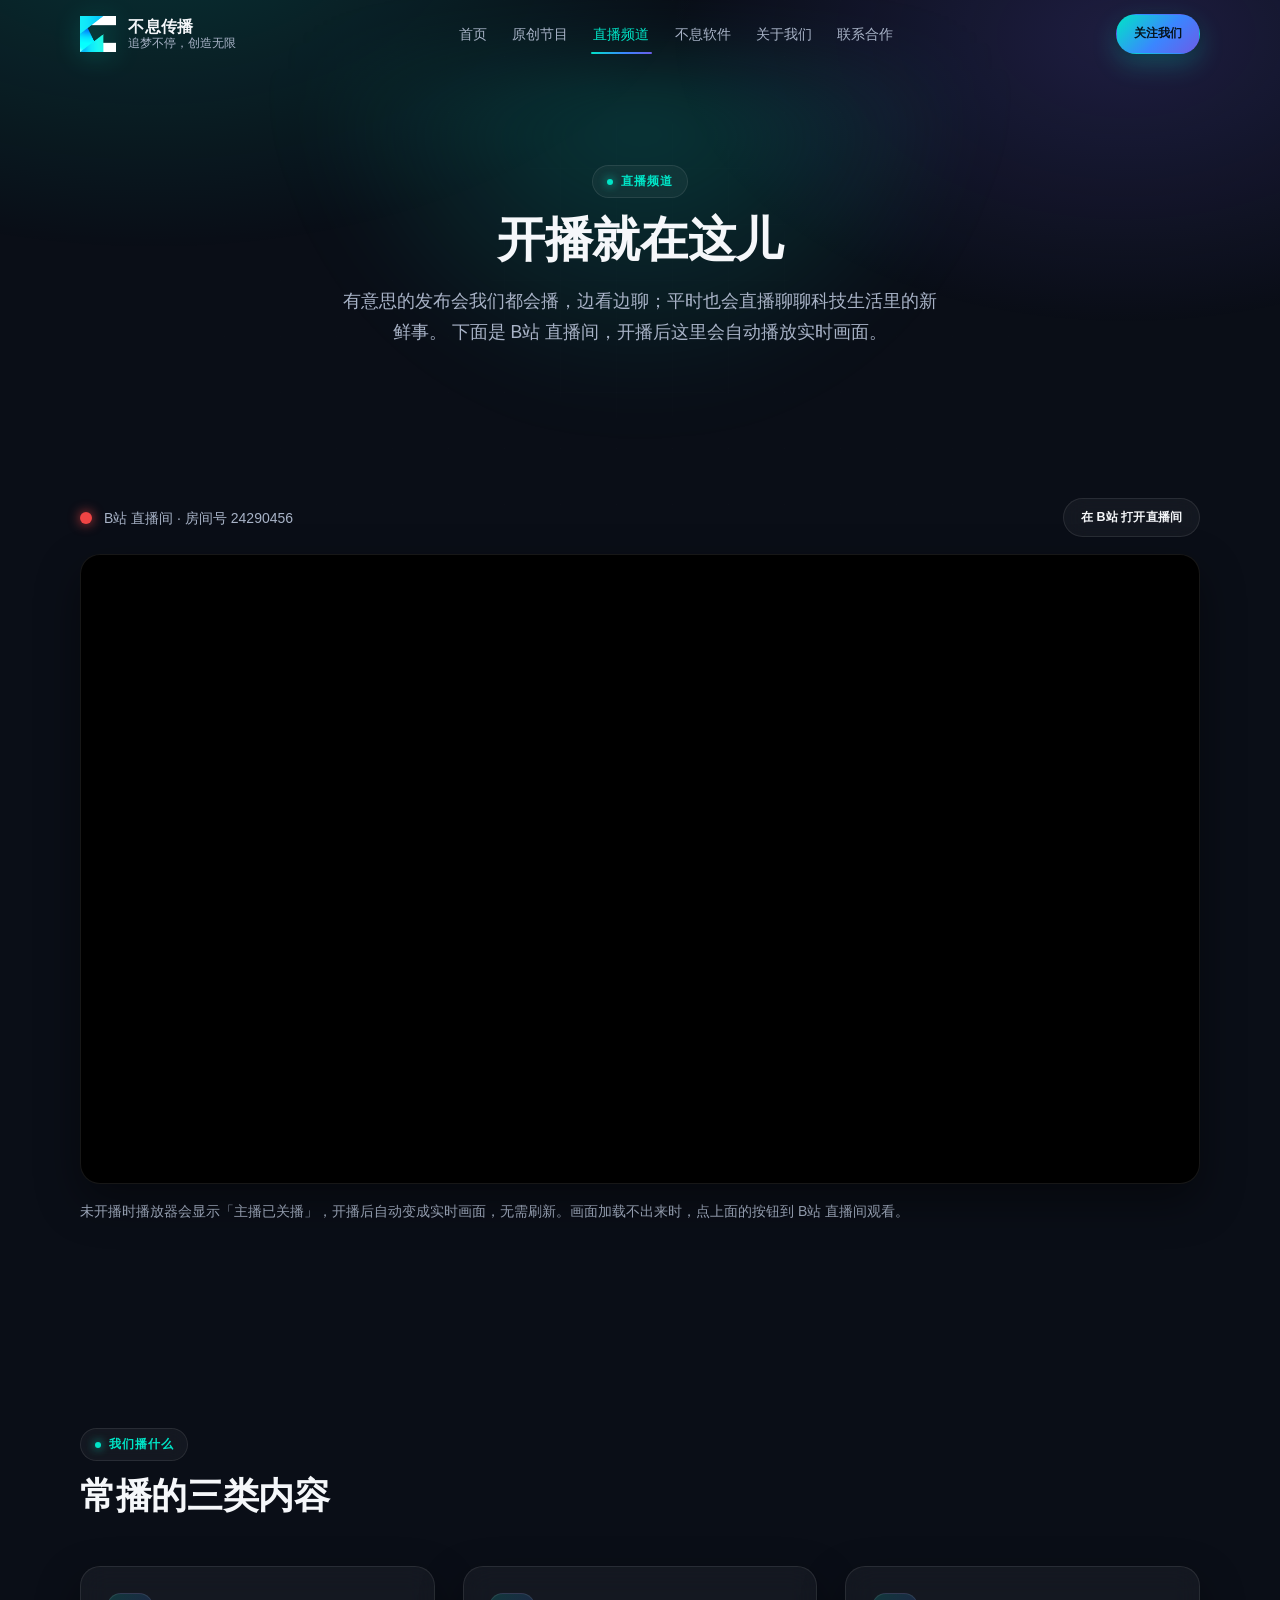
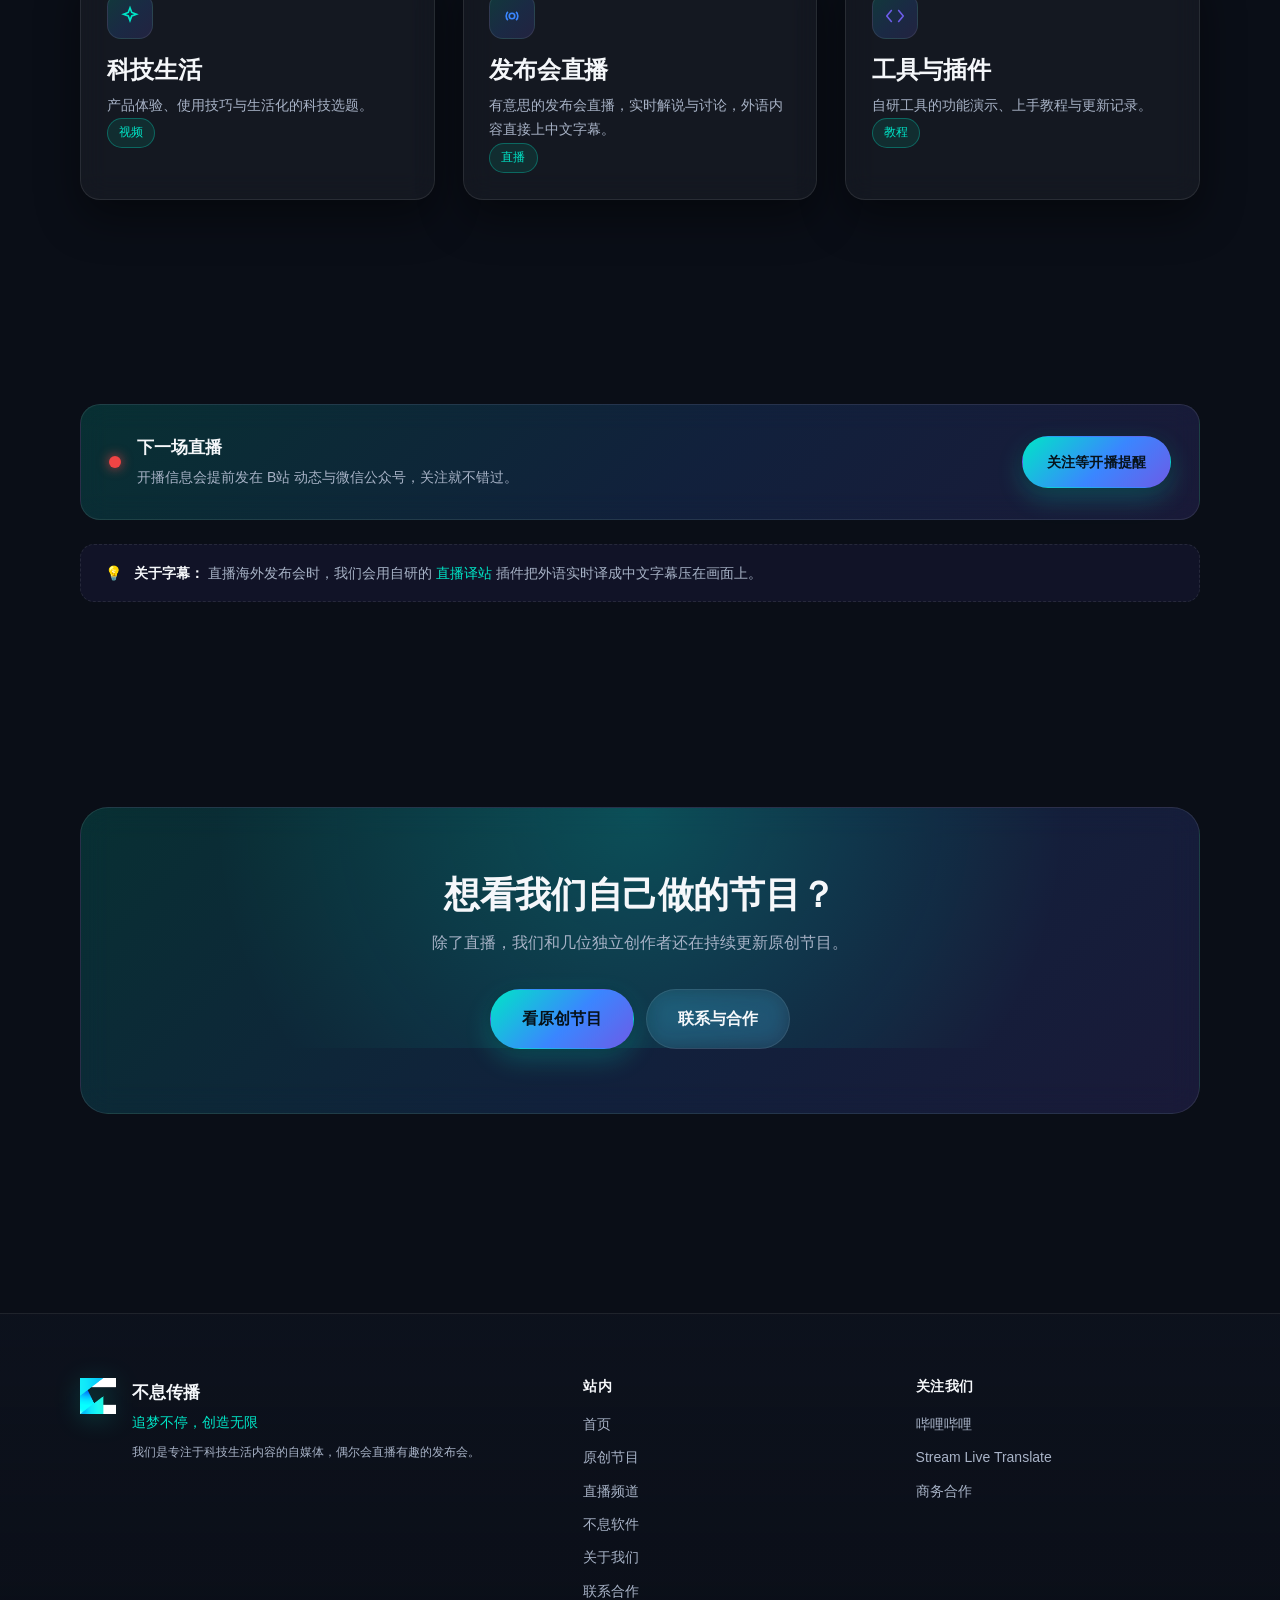
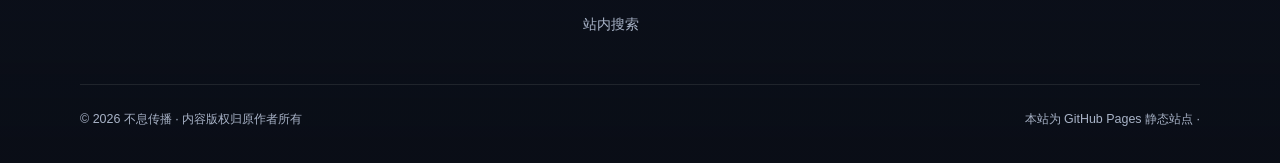
<file: live.html>
<!DOCTYPE html>
<html lang="zh-CN">
  <head>
    <meta charset="UTF-8" />
    <meta name="viewport" content="width=device-width, initial-scale=1" />
    <title>直播频道 | 不息传播</title>
    <meta
      name="description"
      content="不息传播直播频道：科技生活、发布会直播、工具与插件等栏目，以及 B站 直播间入口与开播预告。"
    />
    <meta name="keywords" content="不息传播,直播频道,发布会直播,B站直播间,24290456,OBS 直播" />
    <link rel="icon" type="image/png" href="assets/img/favicon.png" />

    <meta property="og:title" content="直播频道 | 不息传播" />
    <meta property="og:description" content="科技生活、发布会直播、工具与插件 —— 开播就在这里。" />
    <meta property="og:image" content="https://buxicim2026.github.io/buxicim/assets/img/logo.png" />
    <meta name="theme-color" content="#0A0E17" />

    <link rel="stylesheet" href="assets/css/base.css?v=20261006g" />
    <link rel="stylesheet" href="assets/css/components.css?v=20261006g" />
    <link rel="stylesheet" href="assets/css/pages.css?v=20261006g" />
  </head>

  <body>
    <div data-include="header"></div>

    <main id="main">
      <section class="page-banner">
        <div class="container">
          <span class="eyebrow reveal">直播频道</span>
          <h1 class="reveal" data-delay="1">开播就在这儿</h1>
          <p class="reveal" data-delay="2">
            有意思的发布会我们都会播，边看边聊；平时也会直播聊聊科技生活里的新鲜事。
            下面是 B站 直播间，开播后这里会自动播放实时画面。
          </p>
        </div>
      </section>

      <!-- ============ 直播间 ============ -->
      <section class="section" id="room">
        <div class="container">
          <div class="live-embed-head reveal">
            <div class="live-room-meta">
              <span class="live-pulse" aria-hidden="true"></span>
              <span>B站 直播间 · 房间号 24290456</span>
            </div>
            <a
              class="btn btn-ghost btn-sm"
              href="https://live.bilibili.com/24290456"
              target="_blank"
              rel="noopener"
              >在 B站 打开直播间</a
            >
          </div>

          <div class="live-embed reveal" data-delay="1">
            <!--
              B站官方「活动播放器」：面向第三方站点 iframe 嵌入的直播播放器。
              普通直播间页 live.bilibili.com/24290456 带 X-Frame-Options: SAMEORIGIN，无法嵌入；
              /blanc/ 页会把整个直播间页塞进小框，布局错乱，均不可用。
              cid 为房间号；recommend=0 关播时不展示其他主播推荐；entrance=1 保留跳转入口。
            -->
            <iframe
              src="https://www.bilibili.com/blackboard/live/live-activity-player.html?cid=24290456&danmaku=0&logo=0&recommend=0&entrance=1"
              title="不息传播 B站 直播间"
              allowfullscreen
              allow="autoplay; encrypted-media; fullscreen; picture-in-picture"
              frameborder="0"
              scrolling="no"
            ></iframe>
          </div>

          <p class="text-sm text-muted reveal" style="margin-top: 0.9rem">
            未开播时播放器会显示「主播已关播」，开播后自动变成实时画面，无需刷新。画面加载不出来时，点上面的按钮到 B站 直播间观看。
          </p>
        </div>
      </section>

      <!-- ============ 直播栏目 ============ -->
      <section class="section" id="channels">
        <div class="container">
          <div class="section-head reveal">
            <span class="eyebrow">我们播什么</span>
            <h2>常播的三类内容</h2>
          </div>

          <div class="grid grid-3">
            <article class="card reveal" data-delay="1">
              <span class="card-icon" aria-hidden="true">
                <svg width="22" height="22" viewBox="0 0 24 24" fill="none" stroke="#00E5C7" stroke-width="1.8">
                  <path d="M12 3l1.9 5.1L19 10l-5.1 1.9L12 17l-1.9-5.1L5 10l5.1-1.9L12 3z" />
                </svg>
              </span>
              <h3>科技生活</h3>
              <p>产品体验、使用技巧与生活化的科技选题。</p>
              <span class="tag tag-accent">视频</span>
            </article>

            <article class="card reveal" data-delay="2">
              <span class="card-icon" aria-hidden="true">
                <svg width="22" height="22" viewBox="0 0 24 24" fill="none" stroke="#3A86FF" stroke-width="1.8">
                  <circle cx="12" cy="12" r="3" />
                  <path d="M7.5 7.5a6.4 6.4 0 000 9M16.5 16.5a6.4 6.4 0 000-9" />
                </svg>
              </span>
              <h3>发布会直播</h3>
              <p>有意思的发布会直播，实时解说与讨论，外语内容直接上中文字幕。</p>
              <span class="tag tag-accent">直播</span>
            </article>

            <article class="card reveal" data-delay="3">
              <span class="card-icon" aria-hidden="true">
                <svg width="22" height="22" viewBox="0 0 24 24" fill="none" stroke="#6C5CE7" stroke-width="1.8">
                  <path d="M8 6l-5 6 5 6M16 6l5 6-5 6" stroke-linecap="round" stroke-linejoin="round" />
                </svg>
              </span>
              <h3>工具与插件</h3>
              <p>自研工具的功能演示、上手教程与更新记录。</p>
              <span class="tag tag-accent">教程</span>
            </article>
          </div>
        </div>
      </section>

      <!-- ============ 开播预告 ============ -->
      <section class="section" id="notice">
        <div class="container">
          <div class="live-banner reveal">
            <div class="live-banner-l">
              <span class="live-pulse" aria-hidden="true"></span>
              <div>
                <strong style="display: block; font-size: 1.05rem">下一场直播</strong>
                <span class="text-sm text-muted">
                  开播信息会提前发在 B站 动态与微信公众号，关注就不错过。
                </span>
              </div>
            </div>
            <a class="btn btn-primary" href="https://space.bilibili.com/385015308" target="_blank" rel="noopener">
              关注等开播提醒
            </a>
          </div>

          <div class="notice reveal" style="margin-top: 1.5rem">
            <span>💡</span>
            <div>
              <strong>关于字幕：</strong>
              直播海外发布会时，我们会用自研的
              <a href="software.html#slt">直播译站</a>
              插件把外语实时译成中文字幕压在画面上。
            </div>
          </div>
        </div>
      </section>

      <!-- ============ CTA ============ -->
      <section class="section">
        <div class="container">
          <div class="cta-band reveal">
            <h2>想看我们自己做的节目？</h2>
            <p>除了直播，我们和几位独立创作者还在持续更新原创节目。</p>
            <div class="btn-row">
              <a class="btn btn-primary btn-lg" href="programs.html">看原创节目</a>
              <a class="btn btn-ghost btn-lg" href="contact.html">联系与合作</a>
            </div>
          </div>
        </div>
      </section>
    </main>

    <div data-include="footer"></div>

    <script type="module" src="assets/js/layout.js?v=20261006g"></script>
    <script src="assets/js/motion.js?v=20261006g"></script>
  </body>
</html>
</file>
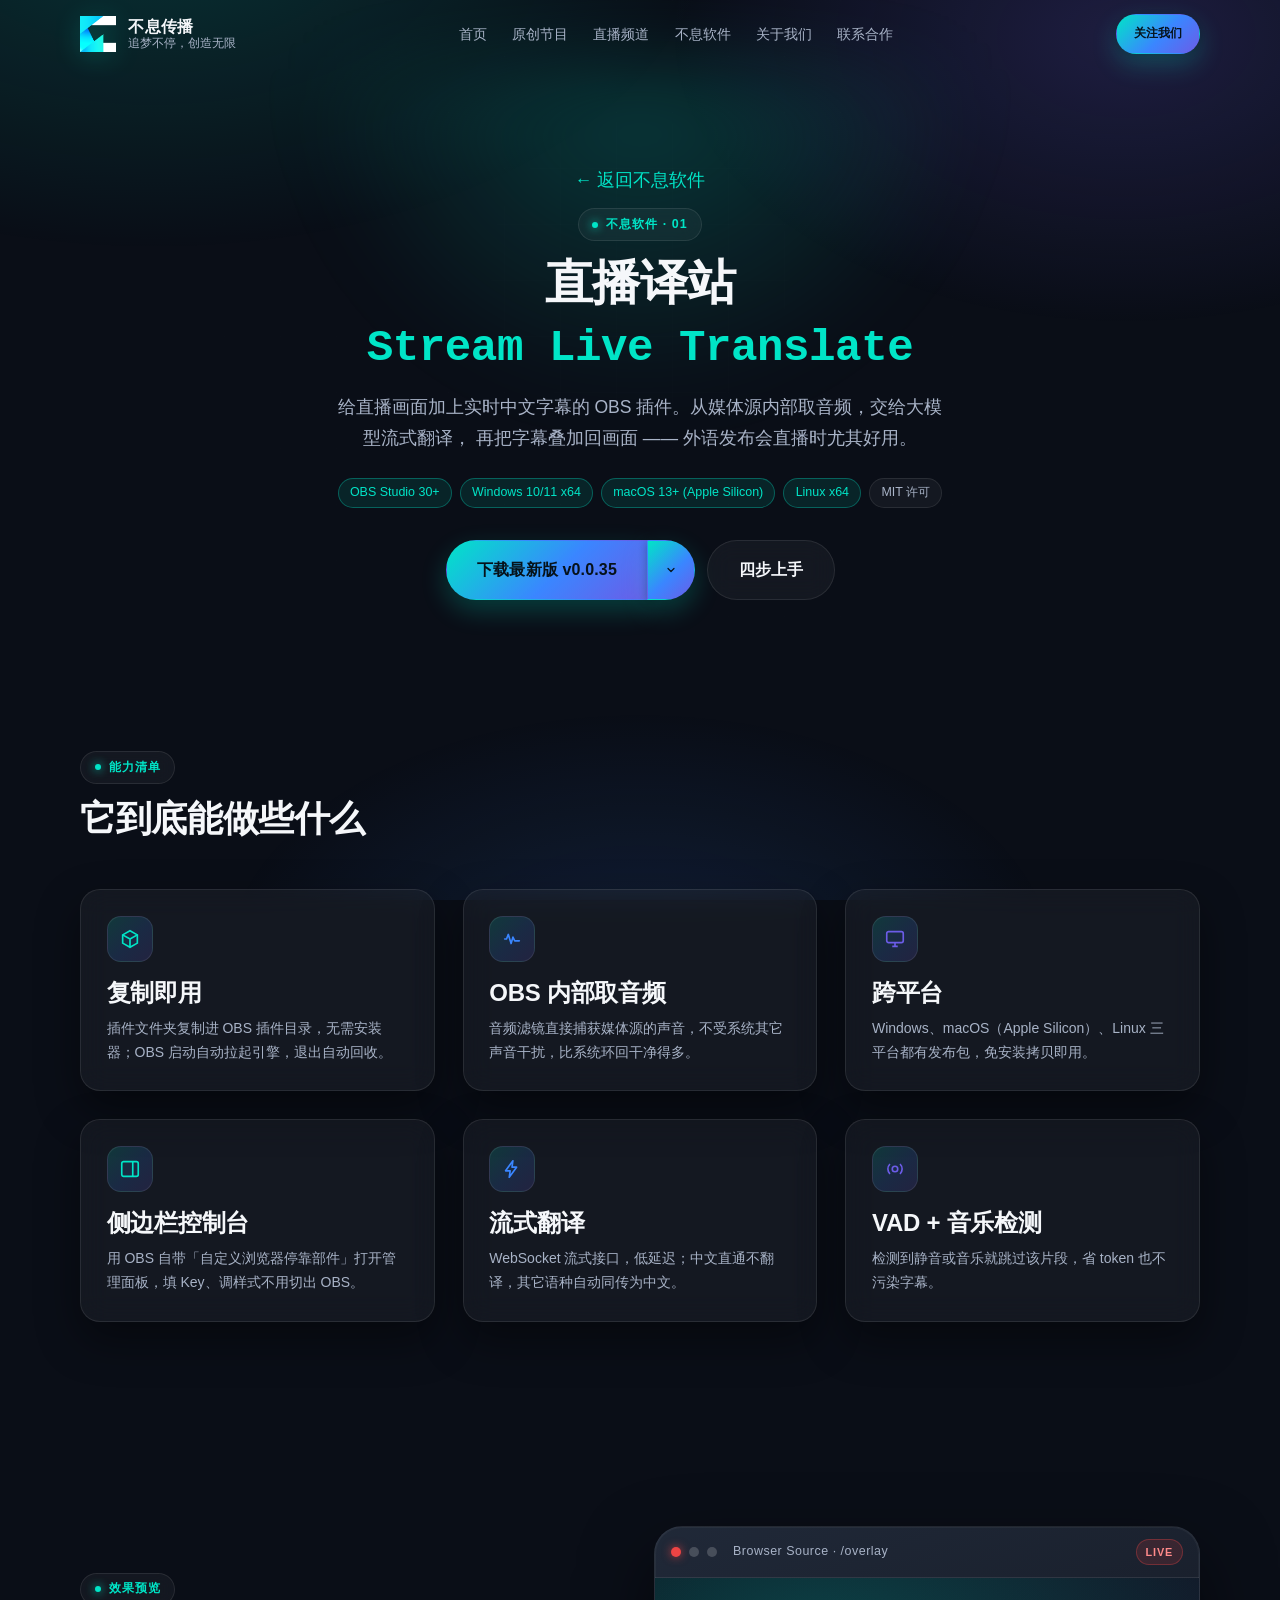
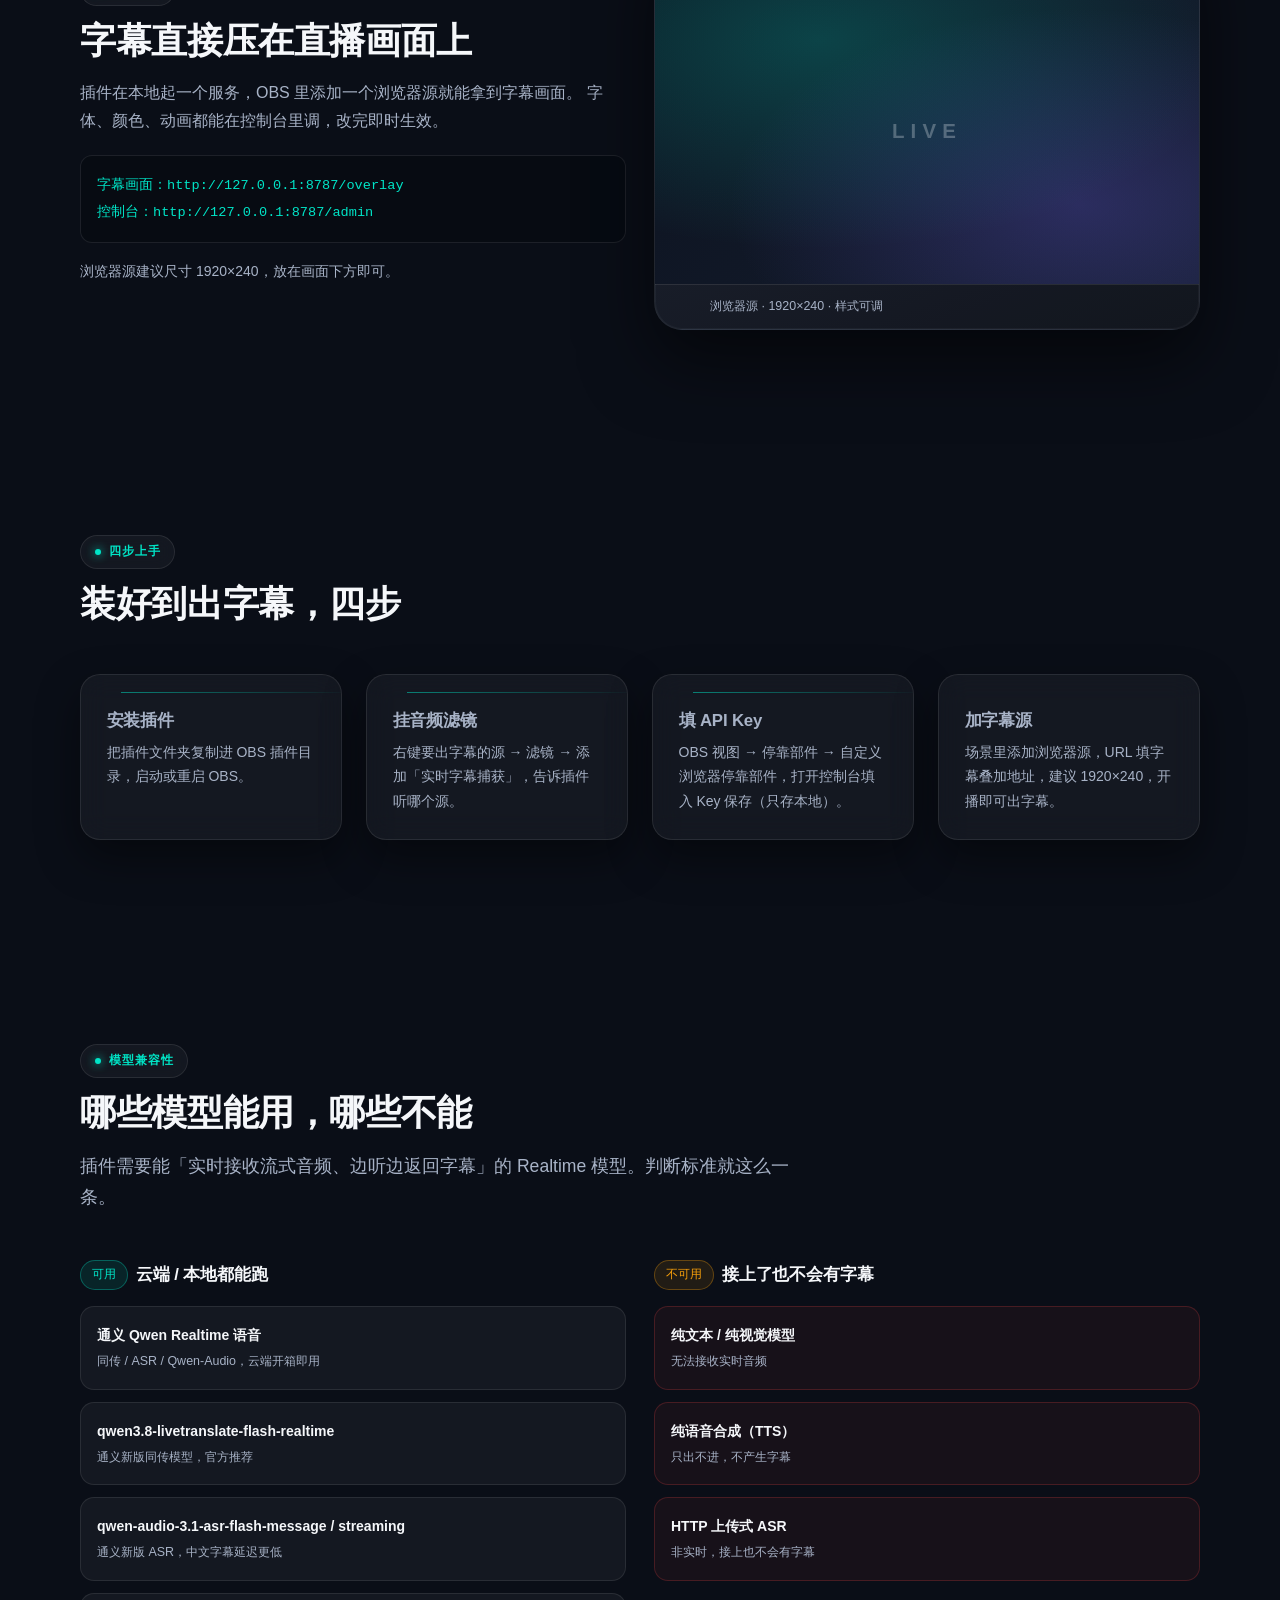
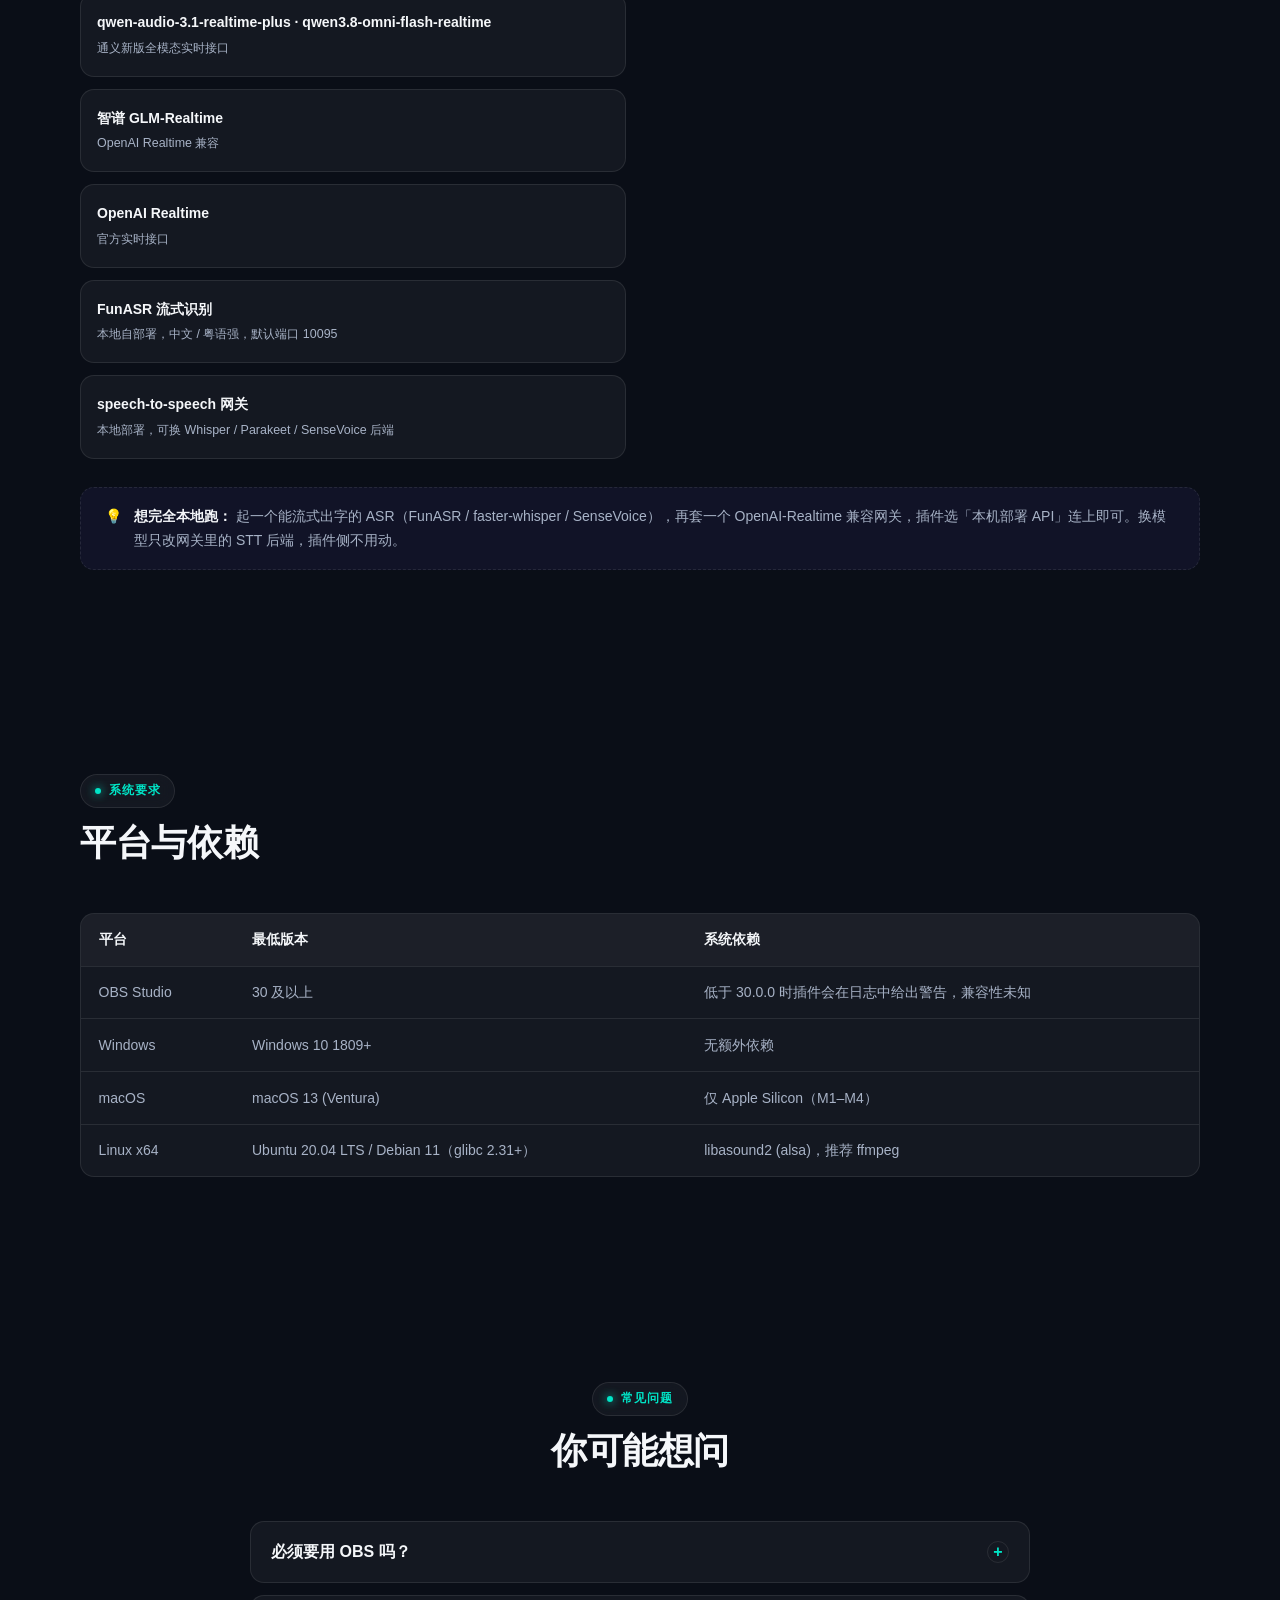
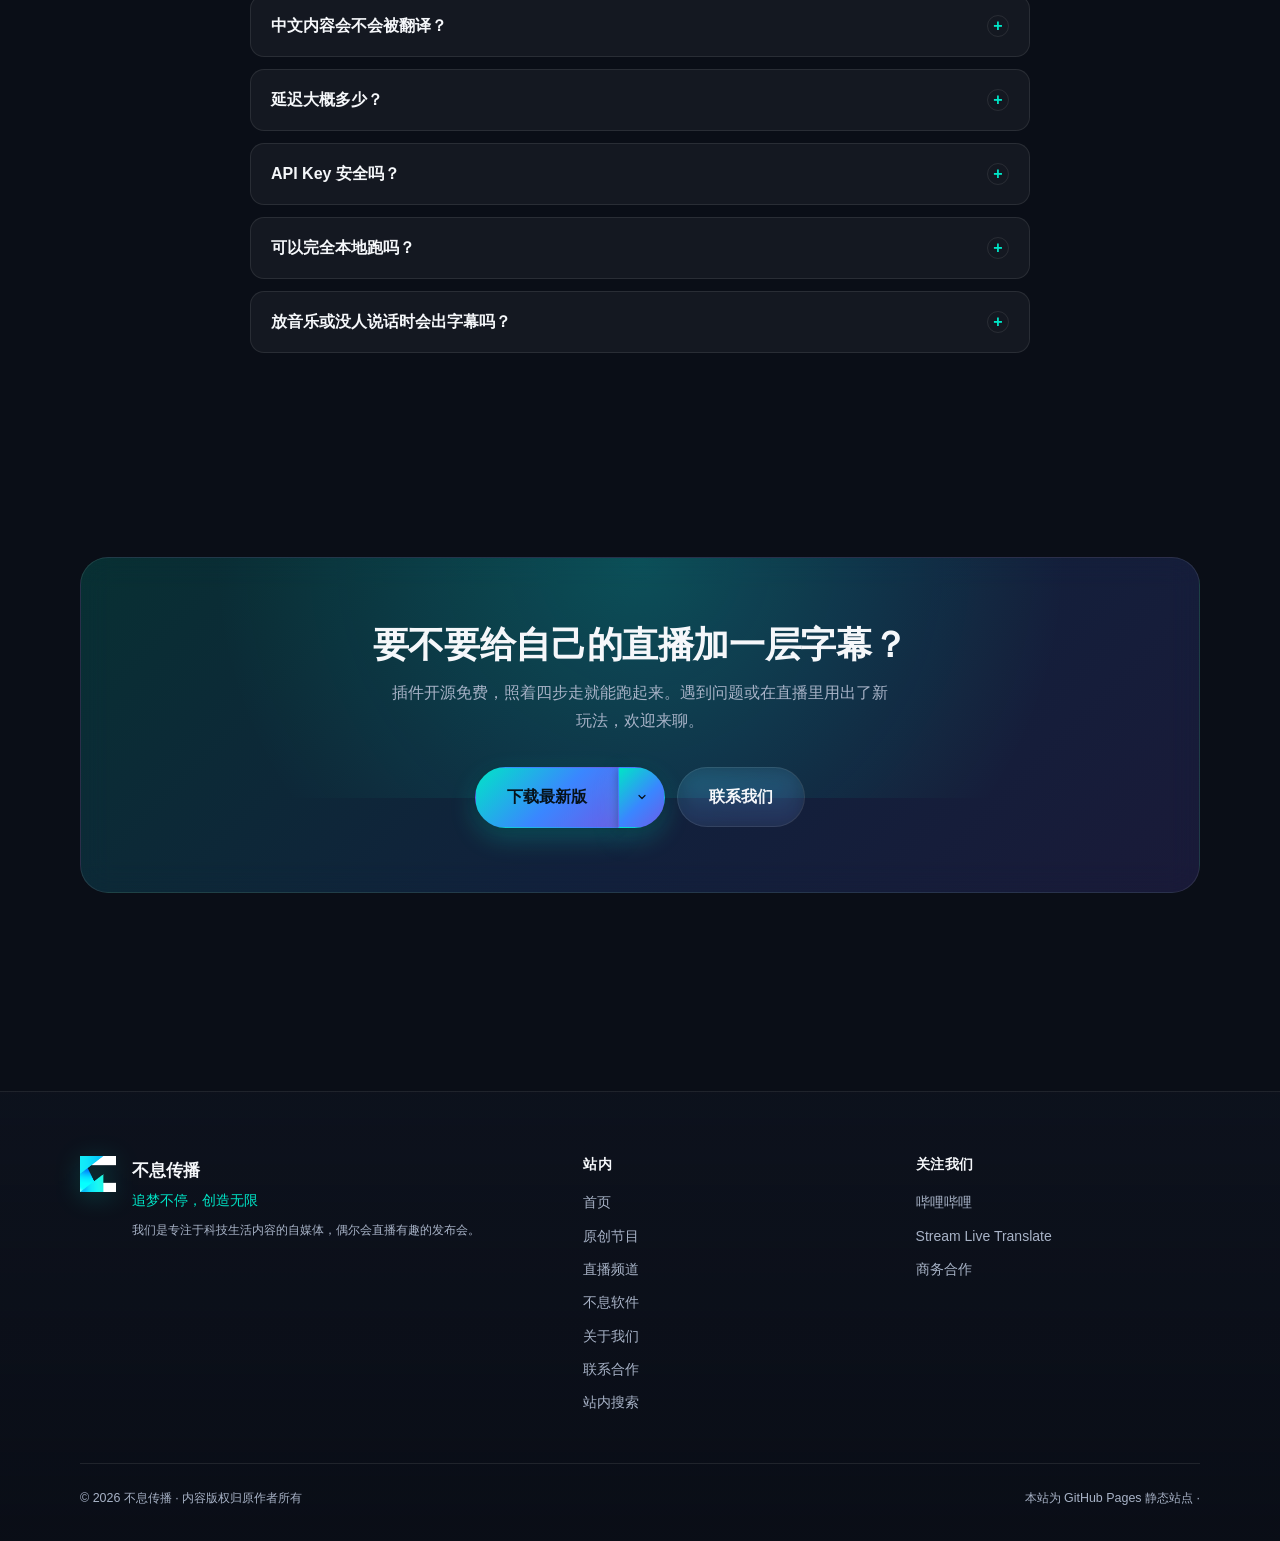
<file: plugin.html>
<!DOCTYPE html>
<html lang="zh-CN">
  <head>
    <meta charset="UTF-8" />
    <meta name="viewport" content="width=device-width, initial-scale=1" />
    <title>直播译站 Stream Live Translate · OBS 实时 AI 字幕插件 | 不息传播</title>
    <meta
      name="description"
      content="直播译站（Stream Live Translate）—— 不息传播自研的 OBS 实时 AI 字幕 / 同声传译插件：从媒体源内部取音频，流式翻译，实时压中文字幕。免安装、跨平台、支持本地部署。"
    />
    <meta name="keywords" content="OBS 插件,实时字幕,AI 同传,直播字幕,Stream Live Translate,不息传播,FunASR" />
    <link rel="icon" type="image/png" href="assets/img/favicon.png" />

    <meta property="og:type" content="article" />
    <meta property="og:title" content="直播译站 Stream Live Translate · OBS 实时 AI 字幕插件" />
    <meta property="og:description" content="从 OBS 媒体源内部取音频，大模型流式翻译，实时压中文字幕。" />
    <meta name="theme-color" content="#0A0E17" />

    <link rel="stylesheet" href="assets/css/base.css?v=20261006g" />
    <link rel="stylesheet" href="assets/css/components.css?v=20261006g" />
    <link rel="stylesheet" href="assets/css/pages.css?v=20261006g" />
  </head>

  <body>
    <div data-include="header"></div>

    <main id="main">
      <!-- ============ 产品 Hero ============ -->
      <section class="page-banner">
        <div class="container">
          <p class="text-sm reveal" style="margin-bottom: 0.75rem">
            <a href="software.html">← 返回不息软件</a>
          </p>
          <span class="eyebrow reveal">不息软件 · 01</span>
          <h1 class="reveal" data-delay="1">
            直播译站<span class="text-sm mono" style="display: block; margin-top: 0.5rem; color: var(--c-primary)"
              >Stream Live Translate</span
            >
          </h1>
          <p class="reveal" data-delay="2">
            给直播画面加上实时中文字幕的 OBS 插件。从媒体源内部取音频，交给大模型流式翻译，
            再把字幕叠加回画面 —— 外语发布会直播时尤其好用。
          </p>

          <div class="tag-row reveal" data-delay="3" style="justify-content: center; margin-top: 1.5rem">
            <span class="tag tag-accent">OBS Studio 30+</span>
            <span class="tag tag-accent">Windows 10/11 x64</span>
            <span class="tag tag-accent">macOS 13+ (Apple Silicon)</span>
            <span class="tag tag-accent">Linux x64</span>
            <span class="tag">MIT 许可</span>
          </div>

          <div class="btn-row reveal" data-delay="4" style="justify-content: center; margin-top: 2rem">
            <div class="dropdown" data-dropdown>
              <a
                class="btn btn-primary btn-lg"
                href="https://github.com/buxicim2026/stream-live-translate/releases/latest"
                target="_blank"
                rel="noopener"
                >下载最新版 v0.0.35</a
              >
              <button
                class="btn btn-primary btn-lg dropdown-toggle"
                type="button"
                aria-expanded="false"
                aria-haspopup="true"
                aria-label="更多下载方式"
              >
                <svg width="12" height="12" viewBox="0 0 24 24" fill="none" stroke="currentColor" stroke-width="2.4">
                  <path d="M6 9l6 6 6-6" stroke-linecap="round" stroke-linejoin="round" />
                </svg>
              </button>
              <div class="dropdown-menu">
                <a
                  href="https://github.com/buxicim2026/stream-live-translate/releases/latest"
                  target="_blank"
                  rel="noopener"
                  >GitHub 官方发布页<span>按平台下载 OBS 插件包</span></a
                >
                <a href="https://pan.quark.cn/s/5aa59a439504" target="_blank" rel="noopener">
                  快速下载<span>夸克网盘 · 国内网络更稳</span>
                </a>
              </div>
            </div>
            <a class="btn btn-ghost btn-lg" href="#steps">四步上手</a>
          </div>
        </div>
      </section>

      <!-- ============ 能力清单 ============ -->
      <section class="section" id="features">
        <div class="container">
          <div class="section-head reveal">
            <span class="eyebrow">能力清单</span>
            <h2>它到底能做些什么</h2>
          </div>

          <div class="grid grid-3">
            <article class="card reveal" data-delay="1">
              <span class="card-icon" aria-hidden="true">
                <svg width="22" height="22" viewBox="0 0 24 24" fill="none" stroke="#00E5C7" stroke-width="1.8">
                  <path d="M12 3l8 4.5v9L12 21l-8-4.5v-9L12 3z" />
                  <path d="M12 12l8-4.5M12 12v9M12 12L4 7.5" />
                </svg>
              </span>
              <h3>复制即用</h3>
              <p>插件文件夹复制进 OBS 插件目录，无需安装器；OBS 启动自动拉起引擎，退出自动回收。</p>
            </article>

            <article class="card reveal" data-delay="2">
              <span class="card-icon" aria-hidden="true">
                <svg width="22" height="22" viewBox="0 0 24 24" fill="none" stroke="#3A86FF" stroke-width="1.8">
                  <path d="M4 12h2l2-5 3 10 2-7 2 4h5" stroke-linecap="round" stroke-linejoin="round" />
                </svg>
              </span>
              <h3>OBS 内部取音频</h3>
              <p>音频滤镜直接捕获媒体源的声音，不受系统其它声音干扰，比系统环回干净得多。</p>
            </article>

            <article class="card reveal" data-delay="3">
              <span class="card-icon" aria-hidden="true">
                <svg width="22" height="22" viewBox="0 0 24 24" fill="none" stroke="#6C5CE7" stroke-width="1.8">
                  <rect x="3" y="4" width="18" height="12" rx="2" />
                  <path d="M9 20h6M12 16v4" />
                </svg>
              </span>
              <h3>跨平台</h3>
              <p>Windows、macOS（Apple Silicon）、Linux 三平台都有发布包，免安装拷贝即用。</p>
            </article>

            <article class="card reveal" data-delay="1">
              <span class="card-icon" aria-hidden="true">
                <svg width="22" height="22" viewBox="0 0 24 24" fill="none" stroke="#00E5C7" stroke-width="1.8">
                  <rect x="3" y="4" width="18" height="16" rx="2" />
                  <path d="M15 4v16" />
                </svg>
              </span>
              <h3>侧边栏控制台</h3>
              <p>用 OBS 自带「自定义浏览器停靠部件」打开管理面板，填 Key、调样式不用切出 OBS。</p>
            </article>

            <article class="card reveal" data-delay="2">
              <span class="card-icon" aria-hidden="true">
                <svg width="22" height="22" viewBox="0 0 24 24" fill="none" stroke="#3A86FF" stroke-width="1.8">
                  <path d="M13 3L5 14h5l-1 7 8-11h-5l1-7z" stroke-linecap="round" stroke-linejoin="round" />
                </svg>
              </span>
              <h3>流式翻译</h3>
              <p>WebSocket 流式接口，低延迟；中文直通不翻译，其它语种自动同传为中文。</p>
            </article>

            <article class="card reveal" data-delay="3">
              <span class="card-icon" aria-hidden="true">
                <svg width="22" height="22" viewBox="0 0 24 24" fill="none" stroke="#6C5CE7" stroke-width="1.8">
                  <circle cx="12" cy="12" r="3" />
                  <path d="M6.5 6.5a7.8 7.8 0 000 11M17.5 17.5a7.8 7.8 0 000-11" />
                </svg>
              </span>
              <h3>VAD + 音乐检测</h3>
              <p>检测到静音或音乐就跳过该片段，省 token 也不污染字幕。</p>
            </article>
          </div>
        </div>
      </section>

      <!-- ============ 效果预览 ============ -->
      <section class="section" id="preview">
        <div class="container">
          <div class="grid grid-2" style="align-items: center">
            <div class="reveal">
              <span class="eyebrow">效果预览</span>
              <h2>字幕直接压在直播画面上</h2>
              <p>
                插件在本地起一个服务，OBS 里添加一个浏览器源就能拿到字幕画面。
                字体、颜色、动画都能在控制台里调，改完即时生效。
              </p>
              <div
                class="mono"
                style="
                  margin-top: 1.25rem;
                  padding: 1rem;
                  border-radius: 12px;
                  background: rgba(6, 10, 18, 0.7);
                  border: 1px solid var(--glass-border);
                  color: var(--c-primary);
                  font-size: 0.85rem;
                  line-height: 2;
                "
              >
                字幕画面：http://127.0.0.1:8787/overlay<br />
                控制台：http://127.0.0.1:8787/admin
              </div>
              <p style="margin-top: 1rem; font-size: 0.875rem">
                浏览器源建议尺寸 1920×240，放在画面下方即可。
              </p>
            </div>

            <div class="reveal" data-delay="2">
              <div class="live-mock">
                <div class="mock-topbar">
                  <span class="mock-dot live"></span>
                  <span class="mock-dot"></span>
                  <span class="mock-dot"></span>
                  <span class="mock-title">Browser Source · /overlay</span>
                  <span class="mock-badge">LIVE</span>
                </div>
                <div class="mock-screen">
                  <span class="mock-stage">Live</span>
                  <div class="mock-captions">
                    <p class="mock-line is-foreign">This is the fastest chip we've ever built.</p>
                    <p class="mock-line">这是我们打造过最快的芯片</p>
                    <p class="mock-line">而且它的能效比翻了一倍</p>
                  </div>
                </div>
                <div class="mock-foot">
                  <span class="mock-eq" aria-hidden="true">
                    <span></span><span></span><span></span><span></span><span></span>
                  </span>
                  <span>浏览器源 · 1920×240 · 样式可调</span>
                </div>
              </div>
            </div>
          </div>
        </div>
      </section>

      <!-- ============ 四步上手 ============ -->
      <section class="section" id="steps">
        <div class="container">
          <div class="section-head reveal">
            <span class="eyebrow">四步上手</span>
            <h2>装好到出字幕，四步</h2>
          </div>

          <ol class="steps">
            <li class="step card reveal" data-delay="1">
              <h3>安装插件</h3>
              <p>把插件文件夹复制进 OBS 插件目录，启动或重启 OBS。</p>
            </li>
            <li class="step card reveal" data-delay="2">
              <h3>挂音频滤镜</h3>
              <p>右键要出字幕的源 → 滤镜 → 添加「实时字幕捕获」，告诉插件听哪个源。</p>
            </li>
            <li class="step card reveal" data-delay="3">
              <h3>填 API Key</h3>
              <p>OBS 视图 → 停靠部件 → 自定义浏览器停靠部件，打开控制台填入 Key 保存（只存本地）。</p>
            </li>
            <li class="step card reveal" data-delay="4">
              <h3>加字幕源</h3>
              <p>场景里添加浏览器源，URL 填字幕叠加地址，建议 1920×240，开播即可出字幕。</p>
            </li>
          </ol>
        </div>
      </section>

      <!-- ============ 模型兼容 ============ -->
      <section class="section" id="models">
        <div class="container">
          <div class="section-head reveal">
            <span class="eyebrow">模型兼容性</span>
            <h2>哪些模型能用，哪些不能</h2>
            <p class="section-lead">
              插件需要能「实时接收流式音频、边听边返回字幕」的 Realtime 模型。判断标准就这么一条。
            </p>
          </div>

          <div class="model-grid">
            <div class="model-col reveal" data-delay="1">
              <h3><span class="tag tag-accent">可用</span> 云端 / 本地都能跑</h3>
              <ul class="model-list">
                <li class="model-item">
                  <strong>通义 Qwen Realtime 语音</strong>
                  <span>同传 / ASR / Qwen-Audio，云端开箱即用</span>
                </li>
                <li class="model-item">
                  <strong>qwen3.8-livetranslate-flash-realtime</strong>
                  <span>通义新版同传模型，官方推荐</span>
                </li>
                <li class="model-item">
                  <strong>qwen-audio-3.1-asr-flash-message / streaming</strong>
                  <span>通义新版 ASR，中文字幕延迟更低</span>
                </li>
                <li class="model-item">
                  <strong>qwen-audio-3.1-realtime-plus · qwen3.8-omni-flash-realtime</strong>
                  <span>通义新版全模态实时接口</span>
                </li>
                <li class="model-item">
                  <strong>智谱 GLM-Realtime</strong>
                  <span>OpenAI Realtime 兼容</span>
                </li>
                <li class="model-item">
                  <strong>OpenAI Realtime</strong>
                  <span>官方实时接口</span>
                </li>
                <li class="model-item">
                  <strong>FunASR 流式识别</strong>
                  <span>本地自部署，中文 / 粤语强，默认端口 10095</span>
                </li>
                <li class="model-item">
                  <strong>speech-to-speech 网关</strong>
                  <span>本地部署，可换 Whisper / Parakeet / SenseVoice 后端</span>
                </li>
              </ul>
            </div>

            <div class="model-col no reveal" data-delay="2">
              <h3><span class="tag tag-warn">不可用</span> 接上了也不会有字幕</h3>
              <ul class="model-list">
                <li class="model-item">
                  <strong>纯文本 / 纯视觉模型</strong>
                  <span>无法接收实时音频</span>
                </li>
                <li class="model-item">
                  <strong>纯语音合成（TTS）</strong>
                  <span>只出不进，不产生字幕</span>
                </li>
                <li class="model-item">
                  <strong>HTTP 上传式 ASR</strong>
                  <span>非实时，接上也不会有字幕</span>
                </li>
              </ul>
            </div>
          </div>

          <div class="notice reveal" style="margin-top: 1.75rem">
            <span>💡</span>
            <div>
              <strong>想完全本地跑：</strong>
              起一个能流式出字的 ASR（FunASR / faster-whisper / SenseVoice），再套一个 OpenAI-Realtime
              兼容网关，插件选「本机部署 API」连上即可。换模型只改网关里的 STT 后端，插件侧不用动。
            </div>
          </div>
        </div>
      </section>

      <!-- ============ 系统要求 ============ -->
      <section class="section" id="requirements">
        <div class="container">
          <div class="section-head reveal">
            <span class="eyebrow">系统要求</span>
            <h2>平台与依赖</h2>
          </div>

          <div class="table-wrap reveal" data-delay="1">
            <table class="req">
              <thead>
                <tr>
                  <th scope="col">平台</th>
                  <th scope="col">最低版本</th>
                  <th scope="col">系统依赖</th>
                </tr>
              </thead>
              <tbody>
                <tr>
                  <td>OBS Studio</td>
                  <td>30 及以上</td>
                  <td>低于 30.0.0 时插件会在日志中给出警告，兼容性未知</td>
                </tr>
                <tr>
                  <td>Windows</td>
                  <td>Windows 10 1809+</td>
                  <td>无额外依赖</td>
                </tr>
                <tr>
                  <td>macOS</td>
                  <td>macOS 13 (Ventura)</td>
                  <td>仅 Apple Silicon（M1–M4）</td>
                </tr>
                <tr>
                  <td>Linux x64</td>
                  <td>Ubuntu 20.04 LTS / Debian 11（glibc 2.31+）</td>
                  <td>libasound2 (alsa)，推荐 ffmpeg</td>
                </tr>
              </tbody>
            </table>
          </div>
        </div>
      </section>

      <!-- ============ FAQ ============ -->
      <section class="section" id="faq">
        <div class="container container-narrow">
          <div class="section-head center reveal">
            <span class="eyebrow">常见问题</span>
            <h2>你可能想问</h2>
          </div>

          <div class="accordion reveal" data-delay="1" id="faqList">
            <div class="accordion-item">
              <button class="accordion-q" type="button" aria-expanded="false">
                必须要用 OBS 吗？
                <span class="accordion-icon" aria-hidden="true">+</span>
              </button>
              <div class="accordion-a">
                <div>
                  <p>
                    插件模式面向 OBS，把插件文件夹复制进插件目录即可。引擎也支持脱离 OBS 单独运行
                    （系统音频环回模式），具体见项目文档。
                  </p>
                </div>
              </div>
            </div>

            <div class="accordion-item">
              <button class="accordion-q" type="button" aria-expanded="false">
                中文内容会不会被翻译？
                <span class="accordion-icon" aria-hidden="true">+</span>
              </button>
              <div class="accordion-a">
                <div>
                  <p>不会。检测到中文会直接输出原文，只有其它语种才走同传翻译。</p>
                </div>
              </div>
            </div>

            <div class="accordion-item">
              <button class="accordion-q" type="button" aria-expanded="false">
                延迟大概多少？
                <span class="accordion-icon" aria-hidden="true">+</span>
              </button>
              <div class="accordion-a">
                <div>
                  <p>
                    用 ASR 模型（云端 qwen3-asr-flash-realtime 或本地 FunASR）有流式 partial，延迟可到约 1 秒；
                    同传翻译模型按整句返回，可开启低延迟模式按段推进。
                  </p>
                </div>
              </div>
            </div>

            <div class="accordion-item">
              <button class="accordion-q" type="button" aria-expanded="false">
                API Key 安全吗？
                <span class="accordion-icon" aria-hidden="true">+</span>
              </button>
              <div class="accordion-a">
                <div>
                  <p>
                    配置只保存在本地 config.toml，不联网回传。便携模式下 config.toml 与可执行文件同目录，
                    迁移时整个文件夹拷走即可。
                  </p>
                </div>
              </div>
            </div>

            <div class="accordion-item">
              <button class="accordion-q" type="button" aria-expanded="false">
                可以完全本地跑吗？
                <span class="accordion-icon" aria-hidden="true">+</span>
              </button>
              <div class="accordion-a">
                <div>
                  <p>
                    可以。用 FunASR 流式识别或套一个 OpenAI-Realtime 兼容网关（如 speech-to-speech），
                    插件选「本机部署 API」连上即可，音频不出本机。
                  </p>
                </div>
              </div>
            </div>

            <div class="accordion-item">
              <button class="accordion-q" type="button" aria-expanded="false">
                放音乐或没人说话时会出字幕吗？
                <span class="accordion-icon" aria-hidden="true">+</span>
              </button>
              <div class="accordion-a">
                <div>
                  <p>不会。VAD 与音乐检测会跳过静音和音乐片段。</p>
                </div>
              </div>
            </div>
          </div>
        </div>
      </section>

      <!-- ============ CTA ============ -->
      <section class="section">
        <div class="container">
          <div class="cta-band reveal">
            <h2>要不要给自己的直播加一层字幕？</h2>
            <p>插件开源免费，照着四步走就能跑起来。遇到问题或在直播里用出了新玩法，欢迎来聊。</p>
            <div class="btn-row">
              <div class="dropdown" data-dropdown>
                <a
                  class="btn btn-primary btn-lg"
                  href="https://github.com/buxicim2026/stream-live-translate/releases/latest"
                  target="_blank"
                  rel="noopener"
                  >下载最新版</a
                >
                <button
                  class="btn btn-primary btn-lg dropdown-toggle"
                  type="button"
                  aria-expanded="false"
                  aria-haspopup="true"
                  aria-label="更多下载方式"
                >
                  <svg width="12" height="12" viewBox="0 0 24 24" fill="none" stroke="currentColor" stroke-width="2.4">
                    <path d="M6 9l6 6 6-6" stroke-linecap="round" stroke-linejoin="round" />
                  </svg>
                </button>
                <div class="dropdown-menu">
                  <a
                    href="https://github.com/buxicim2026/stream-live-translate/releases/latest"
                    target="_blank"
                    rel="noopener"
                    >GitHub 官方发布页<span>按平台下载 OBS 插件包</span></a
                  >
                  <a href="https://pan.quark.cn/s/5aa59a439504" target="_blank" rel="noopener">
                    快速下载<span>夸克网盘 · 国内网络更稳</span>
                  </a>
                </div>
              </div>
              <a class="btn btn-ghost btn-lg" href="contact.html">联系我们</a>
            </div>
          </div>
        </div>
      </section>
    </main>

    <div data-include="footer"></div>

    <script type="module" src="assets/js/layout.js?v=20261006g"></script>
    <script src="assets/js/motion.js?v=20261006g"></script>
    <script>
      // FAQ 折叠：只在本页使用，逻辑轻量，直接内联
      document.getElementById('faqList').addEventListener('click', (e) => {
        const btn = e.target.closest('.accordion-q');
        if (!btn) return;
        const item = btn.parentElement;
        const open = item.classList.toggle('is-open');
        btn.setAttribute('aria-expanded', String(open));
      });
    </script>
  </body>
</html>
</file>
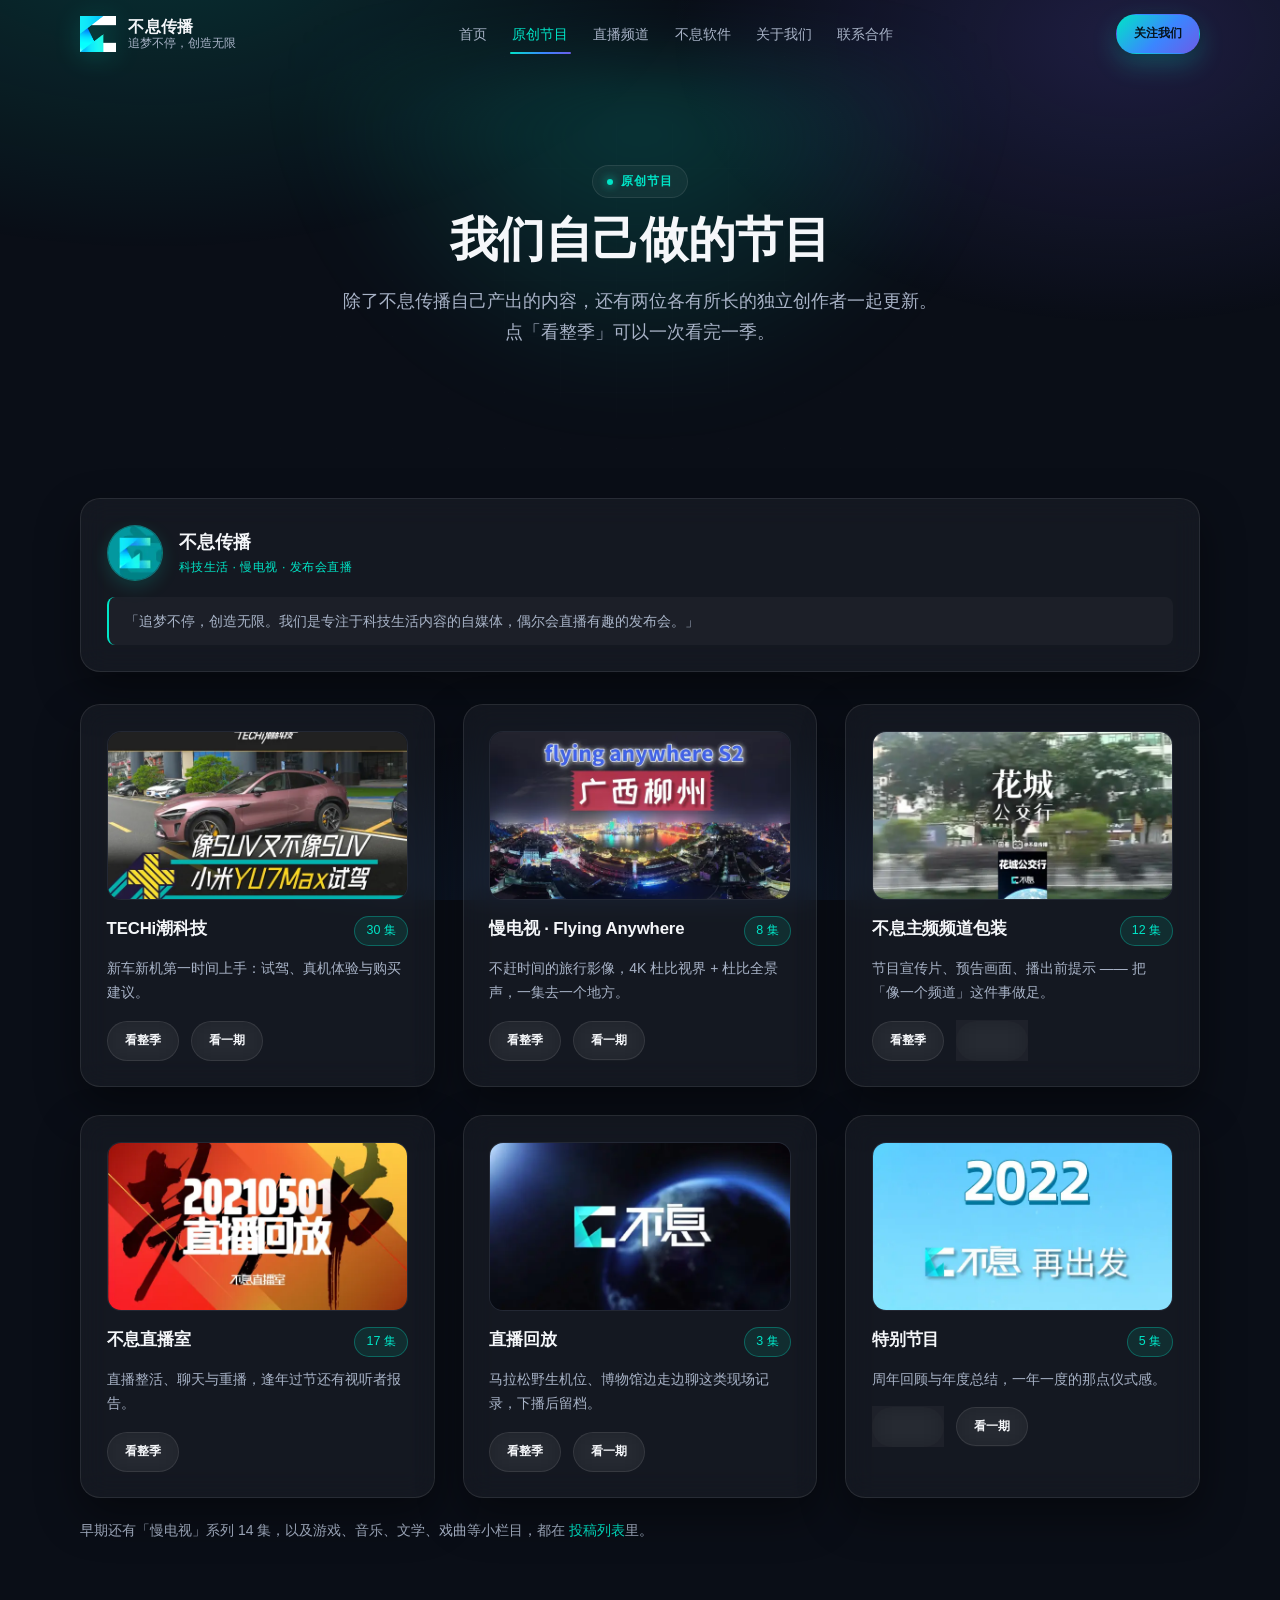
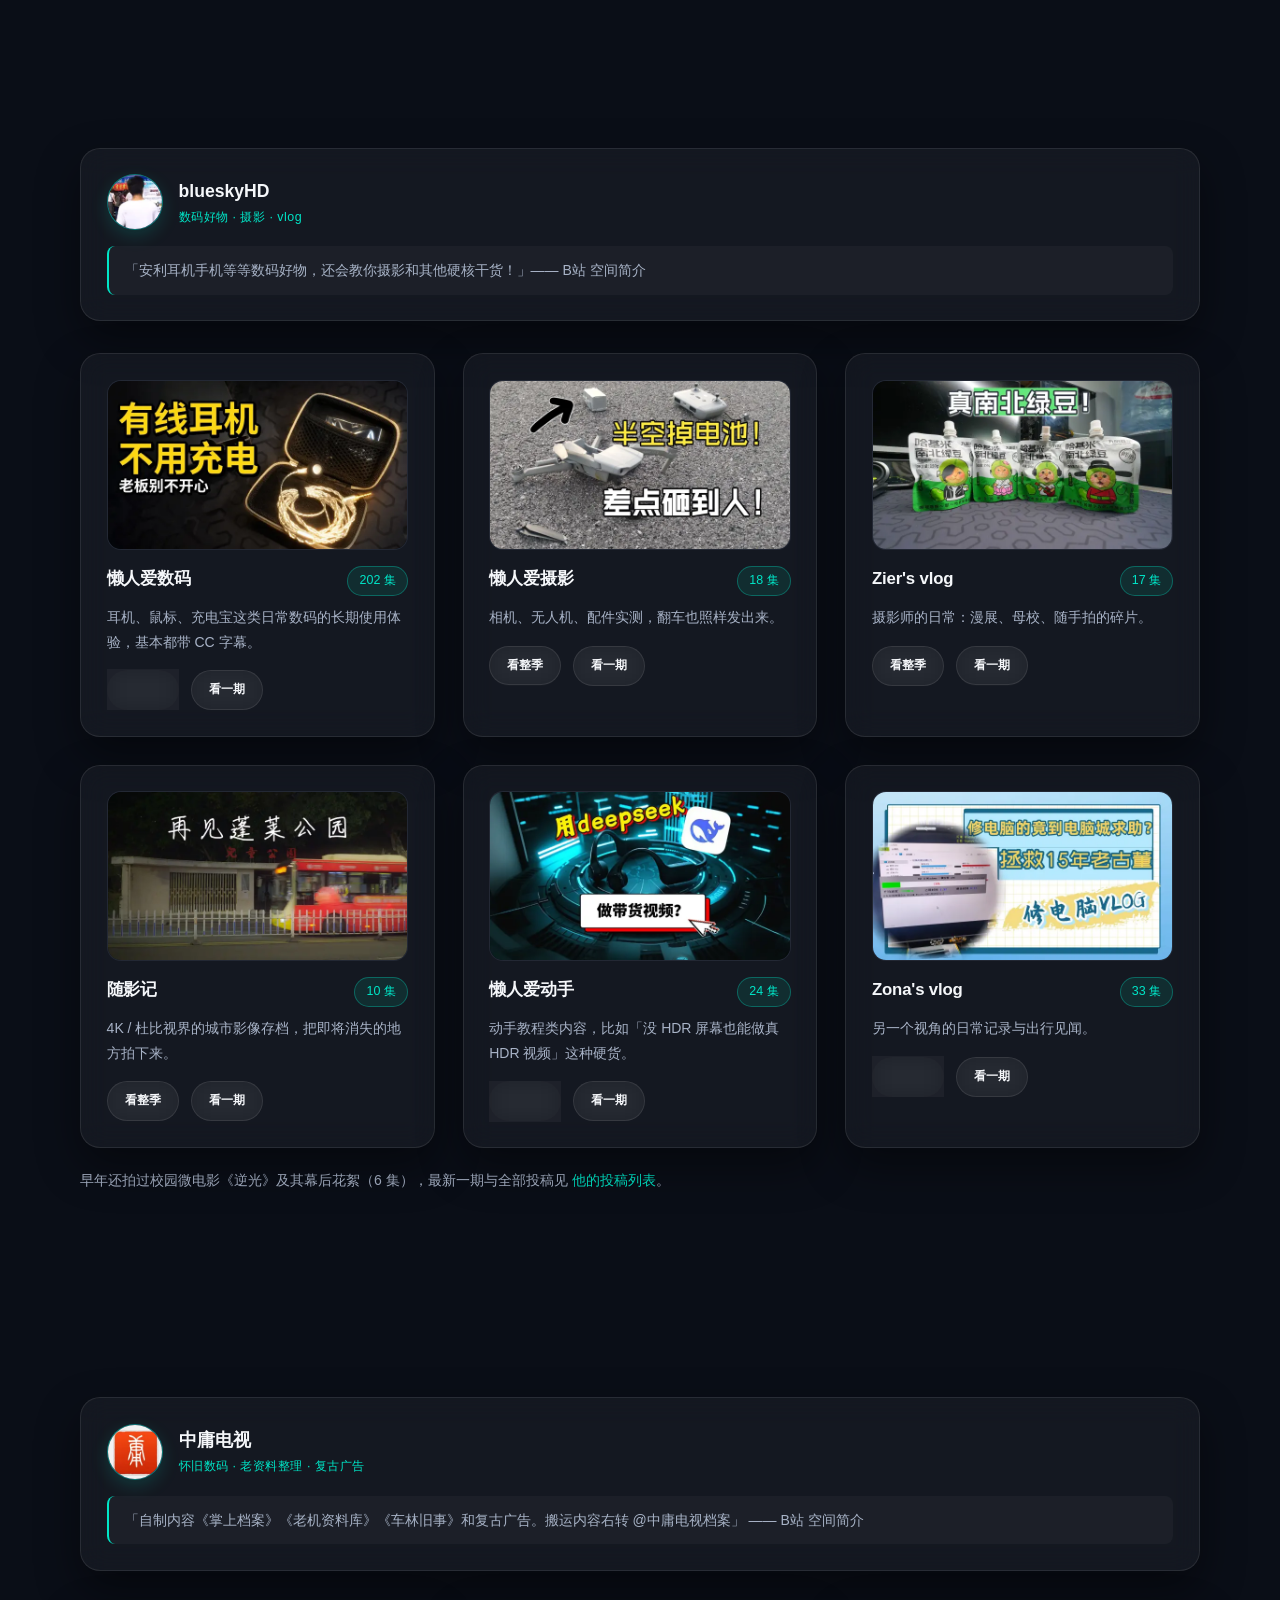
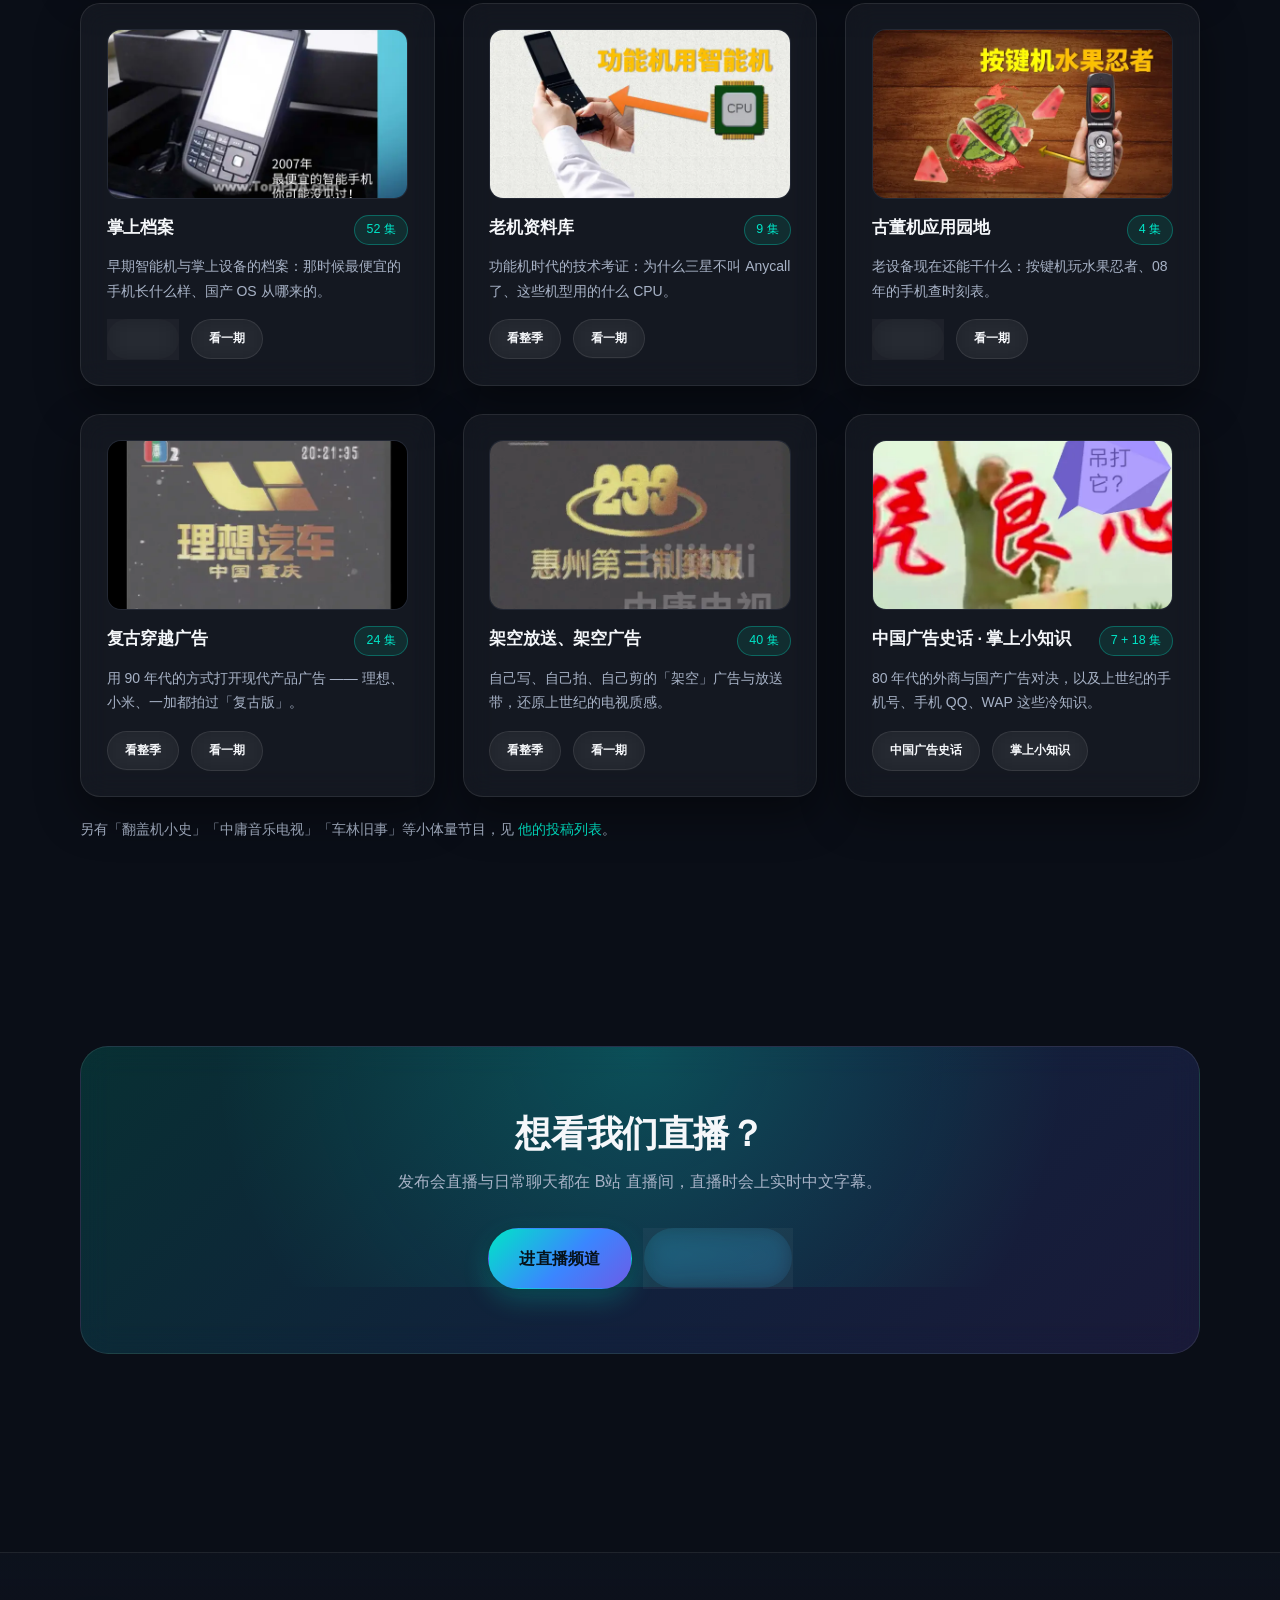
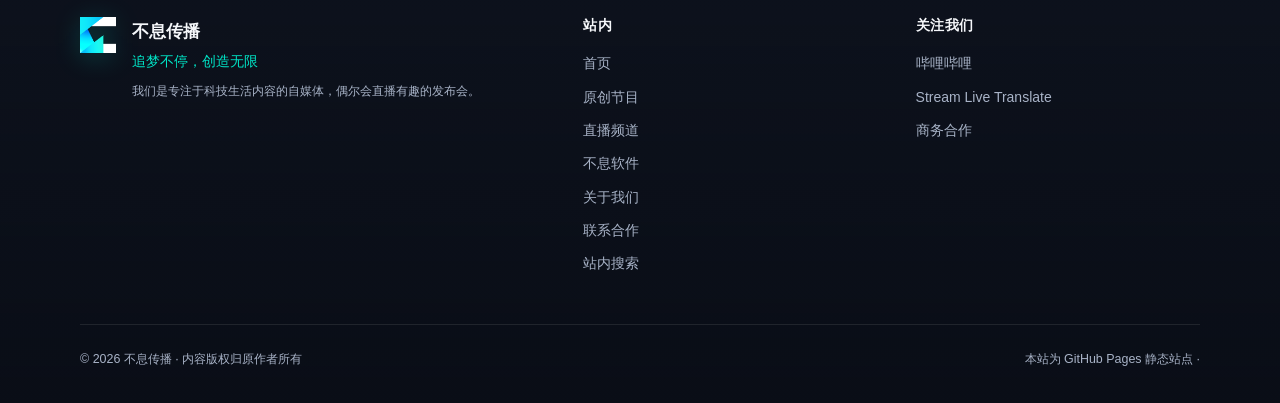
<file: programs.html>
<!DOCTYPE html>
<html lang="zh-CN">
  <head>
    <meta charset="UTF-8" />
    <meta name="viewport" content="width=device-width, initial-scale=1" />
    <title>原创节目 | 不息传播</title>
    <meta
      name="description"
      content="不息传播的原创节目：TECHi潮科技、慢电视 Flying Anywhere、不息主频频道包装、不息直播室，以及 blueskyHD 的懒人爱数码/懒人爱摄影、中庸电视的掌上档案/老机资料库等。"
    />
    <meta
      name="keywords"
      content="原创节目,不息传播,TECHi潮科技,慢电视,Flying Anywhere,不息直播室,blueskyHD,懒人爱数码,中庸电视,掌上档案,老机资料库"
    />
    <link rel="icon" type="image/png" href="assets/img/favicon.png" />

    <meta property="og:title" content="原创节目 | 不息传播" />
    <meta
      property="og:description"
      content="TECHi潮科技、慢电视、掌上档案、懒人爱数码 —— 我们和几位独立创作者在持续更新节目。"
    />
    <meta property="og:image" content="https://buxicim2026.github.io/buxicim/assets/img/logo.png" />
    <meta name="theme-color" content="#0A0E17" />

    <link rel="stylesheet" href="assets/css/base.css?v=20261006g" />
    <link rel="stylesheet" href="assets/css/components.css?v=20261006g" />
    <link rel="stylesheet" href="assets/css/pages.css?v=20261006g" />
  </head>

  <body>
    <div data-include="header"></div>

    <main id="main">
      <section class="page-banner">
        <div class="container">
          <span class="eyebrow reveal">原创节目</span>
          <h1 class="reveal" data-delay="1">我们自己做的节目</h1>
          <p class="reveal" data-delay="2">
            除了不息传播自己产出的内容，还有两位各有所长的独立创作者一起更新。
            点「看整季」可以一次看完一季。
          </p>
        </div>
      </section>

      <!-- ============ 不息传播 ============ -->
      <section class="section" id="buxi">
        <div class="container">
          <div class="card creator reveal" style="margin-bottom: 2rem">
            <div class="creator-head">
              <img
                class="creator-avatar"
                src="assets/img/avatars/385015308.webp"
                alt="不息传播 头像"
                width="56"
                height="56"
                loading="lazy"
                onerror="this.style.visibility='hidden'"
              />
              <div>
                <span class="creator-name">不息传播</span>
                <span class="creator-role">科技生活 · 慢电视 · 发布会直播</span>
              </div>
            </div>
            <p class="creator-quote">
              「追梦不停，创造无限。我们是专注于科技生活内容的自媒体，偶尔会直播有趣的发布会。」
            </p>
          </div>

          <div class="grid grid-3">
            <article class="card reveal" data-delay="1">
              <img
                class="card-cover"
                src="assets/img/covers/BV1BMhqzhEH5.webp"
                alt="TECHi潮科技 节目封面"
                width="640"
                height="360"
                loading="lazy"
                onerror="this.style.display='none'"
              />
              <div class="card-title-row">
                <h3>TECHi潮科技</h3>
                <span class="tag tag-accent">30 集</span>
              </div>
              <p style="margin-top: 0.6rem">新车新机第一时间上手：试驾、真机体验与购买建议。</p>
              <div class="btn-row" style="margin-top: 1rem">
                <a
                  class="btn btn-ghost btn-sm"
                  href="https://space.bilibili.com/385015308/lists/162384?type=season"
                  target="_blank"
                  rel="noopener"
                  >看整季</a
                >
                <a
                  class="btn btn-ghost btn-sm"
                  href="https://www.bilibili.com/video/BV1BMhqzhEH5"
                  target="_blank"
                  rel="noopener"
                  >看一期</a
                >
              </div>
            </article>

            <article class="card reveal" data-delay="2">
              <img
                class="card-cover"
                src="assets/img/covers/BV1xZqPBSEDW.webp"
                alt="慢电视 Flying Anywhere 节目封面"
                width="640"
                height="360"
                loading="lazy"
                onerror="this.style.display='none'"
              />
              <div class="card-title-row">
                <h3>慢电视 · Flying Anywhere</h3>
                <span class="tag tag-accent">8 集</span>
              </div>
              <p style="margin-top: 0.6rem">
                不赶时间的旅行影像，4K 杜比视界 + 杜比全景声，一集去一个地方。
              </p>
              <div class="btn-row" style="margin-top: 1rem">
                <a
                  class="btn btn-ghost btn-sm"
                  href="https://space.bilibili.com/385015308/lists/948868?type=season"
                  target="_blank"
                  rel="noopener"
                  >看整季</a
                >
                <a
                  class="btn btn-ghost btn-sm"
                  href="https://www.bilibili.com/video/BV1xZqPBSEDW"
                  target="_blank"
                  rel="noopener"
                  >看一期</a
                >
              </div>
            </article>

            <article class="card reveal" data-delay="3">
              <img
                class="card-cover"
                src="assets/img/covers/BV1zxr4ByEVG.webp"
                alt="不息主频频道包装 节目封面"
                width="640"
                height="360"
                loading="lazy"
                onerror="this.style.display='none'"
              />
              <div class="card-title-row">
                <h3>不息主频频道包装</h3>
                <span class="tag tag-accent">12 集</span>
              </div>
              <p style="margin-top: 0.6rem">
                节目宣传片、预告画面、播出前提示 —— 把「像一个频道」这件事做足。
              </p>
              <div class="btn-row" style="margin-top: 1rem">
                <a
                  class="btn btn-ghost btn-sm"
                  href="https://space.bilibili.com/385015308/lists/7174142?type=season"
                  target="_blank"
                  rel="noopener"
                  >看整季</a
                >
                <a
                  class="btn btn-ghost btn-sm"
                  href="https://www.bilibili.com/video/BV1zxr4ByEVG"
                  target="_blank"
                  rel="noopener"
                  >看一期</a
                >
              </div>
            </article>

            <article class="card reveal" data-delay="1">
              <img
                class="card-cover"
                src="assets/img/covers/BV1dV41177xu.webp"
                alt="不息直播室 节目封面"
                width="640"
                height="360"
                loading="lazy"
                onerror="this.style.display='none'"
              />
              <div class="card-title-row">
                <h3>不息直播室</h3>
                <span class="tag tag-accent">17 集</span>
              </div>
              <p style="margin-top: 0.6rem">直播整活、聊天与重播，逢年过节还有视听者报告。</p>
              <div class="btn-row" style="margin-top: 1rem">
                <a
                  class="btn btn-ghost btn-sm"
                  href="https://space.bilibili.com/385015308/lists/1820220?type=series"
                  target="_blank"
                  rel="noopener"
                  >看整季</a
                >
              </div>
            </article>

            <article class="card reveal" data-delay="2">
              <img
                class="card-cover"
                src="assets/img/covers/BV1pYBxBgEVs.webp"
                alt="直播回放 节目封面"
                width="640"
                height="360"
                loading="lazy"
                onerror="this.style.display='none'"
              />
              <div class="card-title-row">
                <h3>直播回放</h3>
                <span class="tag tag-accent">3 集</span>
              </div>
              <p style="margin-top: 0.6rem">
                马拉松野生机位、博物馆边走边聊这类现场记录，下播后留档。
              </p>
              <div class="btn-row" style="margin-top: 1rem">
                <a
                  class="btn btn-ghost btn-sm"
                  href="https://space.bilibili.com/385015308/lists/4435198?type=series"
                  target="_blank"
                  rel="noopener"
                  >看整季</a
                >
                <a
                  class="btn btn-ghost btn-sm"
                  href="https://www.bilibili.com/video/BV1pYBxBgEVs"
                  target="_blank"
                  rel="noopener"
                  >看一期</a
                >
              </div>
            </article>

            <article class="card reveal" data-delay="3">
              <img
                class="card-cover"
                src="assets/img/covers/BV11u411U7Ef.webp"
                alt="特别节目封面"
                width="640"
                height="360"
                loading="lazy"
                onerror="this.style.display='none'"
              />
              <div class="card-title-row">
                <h3>特别节目</h3>
                <span class="tag tag-accent">5 集</span>
              </div>
              <p style="margin-top: 0.6rem">周年回顾与年度总结，一年一度的那点仪式感。</p>
              <div class="btn-row" style="margin-top: 1rem">
                <a
                  class="btn btn-ghost btn-sm"
                  href="https://space.bilibili.com/385015308/lists/1820237?type=series"
                  target="_blank"
                  rel="noopener"
                  >看整季</a
                >
                <a
                  class="btn btn-ghost btn-sm"
                  href="https://www.bilibili.com/video/BV11u411U7Ef"
                  target="_blank"
                  rel="noopener"
                  >看一期</a
                >
              </div>
            </article>
          </div>

          <p class="text-sm text-muted reveal" style="margin-top: 1.25rem">
            早期还有「慢电视」系列 14 集，以及游戏、音乐、文学、戏曲等小栏目，都在
            <a href="https://space.bilibili.com/385015308/upload/video" target="_blank" rel="noopener"
              >投稿列表</a
            >里。
          </p>
        </div>
      </section>

      <!-- ============ blueskyHD ============ -->
      <section class="section" id="blueskyhd">
        <div class="container">
          <div class="card creator reveal" style="margin-bottom: 2rem">
            <div class="creator-head">
              <img
                class="creator-avatar"
                src="assets/img/avatars/11817627.webp"
                alt="blueskyHD 头像"
                width="56"
                height="56"
                loading="lazy"
                onerror="this.style.visibility='hidden'"
              />
              <div>
                <span class="creator-name">blueskyHD</span>
                <span class="creator-role">数码好物 · 摄影 · vlog</span>
              </div>
            </div>
            <p class="creator-quote">
              「安利耳机手机等等数码好物，还会教你摄影和其他硬核干货！」—— B站 空间简介
            </p>
          </div>

          <div class="grid grid-3">
            <article class="card reveal" data-delay="1">
              <img
                class="card-cover"
                src="assets/img/covers/BV1zsaJ6zE2j.webp"
                alt="懒人爱数码 节目封面"
                width="640"
                height="360"
                loading="lazy"
                onerror="this.style.display='none'"
              />
              <div class="card-title-row">
                <h3>懒人爱数码</h3>
                <span class="tag tag-accent">202 集</span>
              </div>
              <p style="margin-top: 0.6rem">
                耳机、鼠标、充电宝这类日常数码的长期使用体验，基本都带 CC 字幕。
              </p>
              <div class="btn-row" style="margin-top: 1rem">
                <a
                  class="btn btn-ghost btn-sm"
                  href="https://space.bilibili.com/11817627/lists/878031?type=season"
                  target="_blank"
                  rel="noopener"
                  >看整季</a
                >
                <a
                  class="btn btn-ghost btn-sm"
                  href="https://www.bilibili.com/video/BV1zsaJ6zE2j"
                  target="_blank"
                  rel="noopener"
                  >看一期</a
                >
              </div>
            </article>

            <article class="card reveal" data-delay="2">
              <img
                class="card-cover"
                src="assets/img/covers/BV1kQwEz7Ez6.webp"
                alt="懒人爱摄影 节目封面"
                width="640"
                height="360"
                loading="lazy"
                onerror="this.style.display='none'"
              />
              <div class="card-title-row">
                <h3>懒人爱摄影</h3>
                <span class="tag tag-accent">18 集</span>
              </div>
              <p style="margin-top: 0.6rem">相机、无人机、配件实测，翻车也照样发出来。</p>
              <div class="btn-row" style="margin-top: 1rem">
                <a
                  class="btn btn-ghost btn-sm"
                  href="https://space.bilibili.com/11817627/lists/4859500?type=season"
                  target="_blank"
                  rel="noopener"
                  >看整季</a
                >
                <a
                  class="btn btn-ghost btn-sm"
                  href="https://www.bilibili.com/video/BV1kQwEz7Ez6"
                  target="_blank"
                  rel="noopener"
                  >看一期</a
                >
              </div>
            </article>

            <article class="card reveal" data-delay="3">
              <img
                class="card-cover"
                src="assets/img/covers/BV1JaUhBkExu.webp"
                alt="Zier's vlog 节目封面"
                width="640"
                height="360"
                loading="lazy"
                onerror="this.style.display='none'"
              />
              <div class="card-title-row">
                <h3>Zier's vlog</h3>
                <span class="tag tag-accent">17 集</span>
              </div>
              <p style="margin-top: 0.6rem">摄影师的日常：漫展、母校、随手拍的碎片。</p>
              <div class="btn-row" style="margin-top: 1rem">
                <a
                  class="btn btn-ghost btn-sm"
                  href="https://space.bilibili.com/11817627/lists/1071842?type=season"
                  target="_blank"
                  rel="noopener"
                  >看整季</a
                >
                <a
                  class="btn btn-ghost btn-sm"
                  href="https://www.bilibili.com/video/BV1JaUhBkExu"
                  target="_blank"
                  rel="noopener"
                  >看一期</a
                >
              </div>
            </article>

            <article class="card reveal" data-delay="1">
              <img
                class="card-cover"
                src="assets/img/covers/BV1MmSdBaE9Z.webp"
                alt="随影记 节目封面"
                width="640"
                height="360"
                loading="lazy"
                onerror="this.style.display='none'"
              />
              <div class="card-title-row">
                <h3>随影记</h3>
                <span class="tag tag-accent">10 集</span>
              </div>
              <p style="margin-top: 0.6rem">
                4K / 杜比视界的城市影像存档，把即将消失的地方拍下来。
              </p>
              <div class="btn-row" style="margin-top: 1rem">
                <a
                  class="btn btn-ghost btn-sm"
                  href="https://space.bilibili.com/11817627/lists/267284?type=series"
                  target="_blank"
                  rel="noopener"
                  >看整季</a
                >
                <a
                  class="btn btn-ghost btn-sm"
                  href="https://www.bilibili.com/video/BV1MmSdBaE9Z"
                  target="_blank"
                  rel="noopener"
                  >看一期</a
                >
              </div>
            </article>

            <article class="card reveal" data-delay="2">
              <img
                class="card-cover"
                src="assets/img/covers/BV1L19yYbELM.webp"
                alt="懒人爱动手 节目封面"
                width="640"
                height="360"
                loading="lazy"
                onerror="this.style.display='none'"
              />
              <div class="card-title-row">
                <h3>懒人爱动手</h3>
                <span class="tag tag-accent">24 集</span>
              </div>
              <p style="margin-top: 0.6rem">
                动手教程类内容，比如「没 HDR 屏幕也能做真 HDR 视频」这种硬货。
              </p>
              <div class="btn-row" style="margin-top: 1rem">
                <a
                  class="btn btn-ghost btn-sm"
                  href="https://space.bilibili.com/11817627/lists/267285?type=series"
                  target="_blank"
                  rel="noopener"
                  >看整季</a
                >
                <a
                  class="btn btn-ghost btn-sm"
                  href="https://www.bilibili.com/video/BV1L19yYbELM"
                  target="_blank"
                  rel="noopener"
                  >看一期</a
                >
              </div>
            </article>

            <article class="card reveal" data-delay="3">
              <img
                class="card-cover"
                src="assets/img/covers/BV1dW4y1T7EA.webp"
                alt="Zona's vlog 节目封面"
                width="640"
                height="360"
                loading="lazy"
                onerror="this.style.display='none'"
              />
              <div class="card-title-row">
                <h3>Zona's vlog</h3>
                <span class="tag tag-accent">33 集</span>
              </div>
              <p style="margin-top: 0.6rem">另一个视角的日常记录与出行见闻。</p>
              <div class="btn-row" style="margin-top: 1rem">
                <a
                  class="btn btn-ghost btn-sm"
                  href="https://space.bilibili.com/11817627/lists/267287?type=series"
                  target="_blank"
                  rel="noopener"
                  >看整季</a
                >
                <a
                  class="btn btn-ghost btn-sm"
                  href="https://www.bilibili.com/video/BV1dW4y1T7EA"
                  target="_blank"
                  rel="noopener"
                  >看一期</a
                >
              </div>
            </article>
          </div>

          <p class="text-sm text-muted reveal" style="margin-top: 1.25rem">
            早年还拍过校园微电影《逆光》及其幕后花絮（6 集），最新一期与全部投稿见
            <a href="https://space.bilibili.com/11817627/upload/video" target="_blank" rel="noopener"
              >他的投稿列表</a
            >。
          </p>
        </div>
      </section>

      <!-- ============ 中庸电视 ============ -->
      <section class="section" id="zhongyong">
        <div class="container">
          <div class="card creator reveal" style="margin-bottom: 2rem">
            <div class="creator-head">
              <img
                class="creator-avatar"
                src="assets/img/avatars/131365661.webp"
                alt="中庸电视 头像"
                width="56"
                height="56"
                loading="lazy"
                onerror="this.style.visibility='hidden'"
              />
              <div>
                <span class="creator-name">中庸电视</span>
                <span class="creator-role">怀旧数码 · 老资料整理 · 复古广告</span>
              </div>
            </div>
            <p class="creator-quote">
              「自制内容《掌上档案》《老机资料库》《车林旧事》和复古广告。搬运内容右转 @中庸电视档案」
              —— B站 空间简介
            </p>
          </div>

          <div class="grid grid-3">
            <article class="card reveal" data-delay="1">
              <img
                class="card-cover"
                src="assets/img/covers/BV1K4411V76x.webp"
                alt="掌上档案 节目封面"
                width="640"
                height="360"
                loading="lazy"
                onerror="this.style.display='none'"
              />
              <div class="card-title-row">
                <h3>掌上档案</h3>
                <span class="tag tag-accent">52 集</span>
              </div>
              <p style="margin-top: 0.6rem">
                早期智能机与掌上设备的档案：那时候最便宜的手机长什么样、国产 OS 从哪来的。
              </p>
              <div class="btn-row" style="margin-top: 1rem">
                <a
                  class="btn btn-ghost btn-sm"
                  href="https://space.bilibili.com/131365661/lists/126672?type=season"
                  target="_blank"
                  rel="noopener"
                  >看整季</a
                >
                <a
                  class="btn btn-ghost btn-sm"
                  href="https://www.bilibili.com/video/BV1K4411V76x"
                  target="_blank"
                  rel="noopener"
                  >看一期</a
                >
              </div>
            </article>

            <article class="card reveal" data-delay="2">
              <img
                class="card-cover"
                src="assets/img/covers/BV1sT42167GD.webp"
                alt="老机资料库 节目封面"
                width="640"
                height="360"
                loading="lazy"
                onerror="this.style.display='none'"
              />
              <div class="card-title-row">
                <h3>老机资料库</h3>
                <span class="tag tag-accent">9 集</span>
              </div>
              <p style="margin-top: 0.6rem">
                功能机时代的技术考证：为什么三星不叫 Anycall 了、这些机型用的什么 CPU。
              </p>
              <div class="btn-row" style="margin-top: 1rem">
                <a
                  class="btn btn-ghost btn-sm"
                  href="https://space.bilibili.com/131365661/lists/3486891?type=season"
                  target="_blank"
                  rel="noopener"
                  >看整季</a
                >
                <a
                  class="btn btn-ghost btn-sm"
                  href="https://www.bilibili.com/video/BV1sT42167GD"
                  target="_blank"
                  rel="noopener"
                  >看一期</a
                >
              </div>
            </article>

            <article class="card reveal" data-delay="3">
              <img
                class="card-cover"
                src="assets/img/covers/BV1Db9EY5ECE.webp"
                alt="古董机应用园地 节目封面"
                width="640"
                height="360"
                loading="lazy"
                onerror="this.style.display='none'"
              />
              <div class="card-title-row">
                <h3>古董机应用园地</h3>
                <span class="tag tag-accent">4 集</span>
              </div>
              <p style="margin-top: 0.6rem">
                老设备现在还能干什么：按键机玩水果忍者、08 年的手机查时刻表。
              </p>
              <div class="btn-row" style="margin-top: 1rem">
                <a
                  class="btn btn-ghost btn-sm"
                  href="https://space.bilibili.com/131365661/lists/4845369?type=season"
                  target="_blank"
                  rel="noopener"
                  >看整季</a
                >
                <a
                  class="btn btn-ghost btn-sm"
                  href="https://www.bilibili.com/video/BV1Db9EY5ECE"
                  target="_blank"
                  rel="noopener"
                  >看一期</a
                >
              </div>
            </article>

            <article class="card reveal" data-delay="1">
              <img
                class="card-cover"
                src="assets/img/covers/BV1uW4y1N7ZX.webp"
                alt="复古穿越广告 节目封面"
                width="640"
                height="360"
                loading="lazy"
                onerror="this.style.display='none'"
              />
              <div class="card-title-row">
                <h3>复古穿越广告</h3>
                <span class="tag tag-accent">24 集</span>
              </div>
              <p style="margin-top: 0.6rem">
                用 90 年代的方式打开现代产品广告 —— 理想、小米、一加都拍过「复古版」。
              </p>
              <div class="btn-row" style="margin-top: 1rem">
                <a
                  class="btn btn-ghost btn-sm"
                  href="https://space.bilibili.com/131365661/lists/2008096?type=series"
                  target="_blank"
                  rel="noopener"
                  >看整季</a
                >
                <a
                  class="btn btn-ghost btn-sm"
                  href="https://www.bilibili.com/video/BV1uW4y1N7ZX"
                  target="_blank"
                  rel="noopener"
                  >看一期</a
                >
              </div>
            </article>

            <article class="card reveal" data-delay="2">
              <img
                class="card-cover"
                src="assets/img/covers/BV1a84y1W7ST.webp"
                alt="架空放送、架空广告 节目封面"
                width="640"
                height="360"
                loading="lazy"
                onerror="this.style.display='none'"
              />
              <div class="card-title-row">
                <h3>架空放送、架空广告</h3>
                <span class="tag tag-accent">40 集</span>
              </div>
              <p style="margin-top: 0.6rem">
                自己写、自己拍、自己剪的「架空」广告与放送带，还原上世纪的电视质感。
              </p>
              <div class="btn-row" style="margin-top: 1rem">
                <a
                  class="btn btn-ghost btn-sm"
                  href="https://space.bilibili.com/131365661/lists/1724303?type=series"
                  target="_blank"
                  rel="noopener"
                  >看整季</a
                >
                <a
                  class="btn btn-ghost btn-sm"
                  href="https://www.bilibili.com/video/BV1a84y1W7ST"
                  target="_blank"
                  rel="noopener"
                  >看一期</a
                >
              </div>
            </article>

            <article class="card reveal" data-delay="3">
              <img
                class="card-cover"
                src="assets/img/covers/BV1w4411N7P6.webp"
                alt="中国广告史话 节目封面"
                width="640"
                height="360"
                loading="lazy"
                onerror="this.style.display='none'"
              />
              <div class="card-title-row">
                <h3>中国广告史话 · 掌上小知识</h3>
                <span class="tag tag-accent">7 + 18 集</span>
              </div>
              <p style="margin-top: 0.6rem">
                80 年代的外商与国产广告对决，以及上世纪的手机号、手机 QQ、WAP 这些冷知识。
              </p>
              <div class="btn-row" style="margin-top: 1rem">
                <a
                  class="btn btn-ghost btn-sm"
                  href="https://space.bilibili.com/131365661/lists/1275035?type=season"
                  target="_blank"
                  rel="noopener"
                  >中国广告史话</a
                >
                <a
                  class="btn btn-ghost btn-sm"
                  href="https://space.bilibili.com/131365661/lists/209584?type=season"
                  target="_blank"
                  rel="noopener"
                  >掌上小知识</a
                >
              </div>
            </article>
          </div>

          <p class="text-sm text-muted reveal" style="margin-top: 1.25rem">
            另有「翻盖机小史」「中庸音乐电视」「车林旧事」等小体量节目，见
            <a href="https://space.bilibili.com/131365661/upload/video" target="_blank" rel="noopener"
              >他的投稿列表</a
            >。
          </p>
        </div>
      </section>

      <!-- ============ CTA ============ -->
      <section class="section">
        <div class="container">
          <div class="cta-band reveal">
            <h2>想看我们直播？</h2>
            <p>发布会直播与日常聊天都在 B站 直播间，直播时会上实时中文字幕。</p>
            <div class="btn-row">
              <a class="btn btn-primary btn-lg" href="live.html">进直播频道</a>
              <a
                class="btn btn-ghost btn-lg"
                href="https://space.bilibili.com/385015308"
                target="_blank"
                rel="noopener"
                >去 B 站关注</a
              >
            </div>
          </div>
        </div>
      </section>
    </main>

    <div data-include="footer"></div>

    <script type="module" src="assets/js/layout.js?v=20261006g"></script>
    <script src="assets/js/motion.js?v=20261006g"></script>
  </body>
</html>
</file>
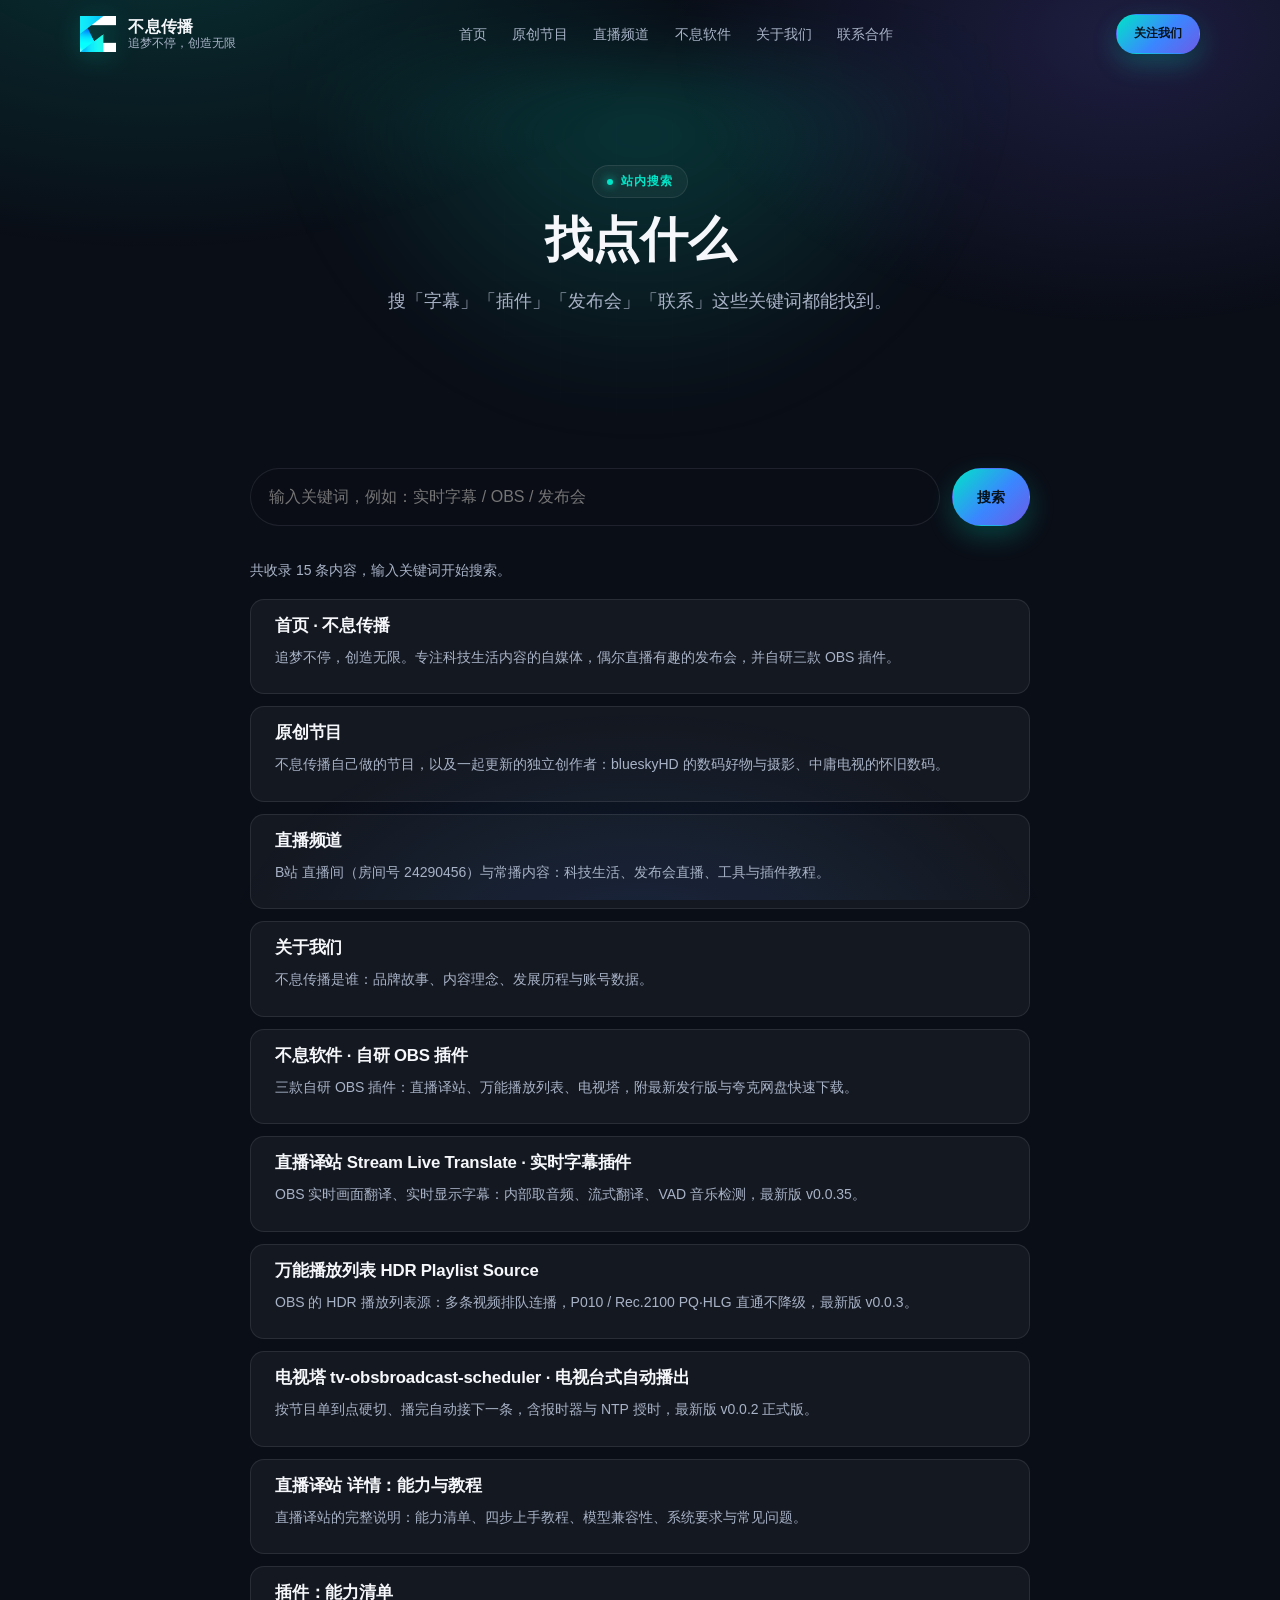
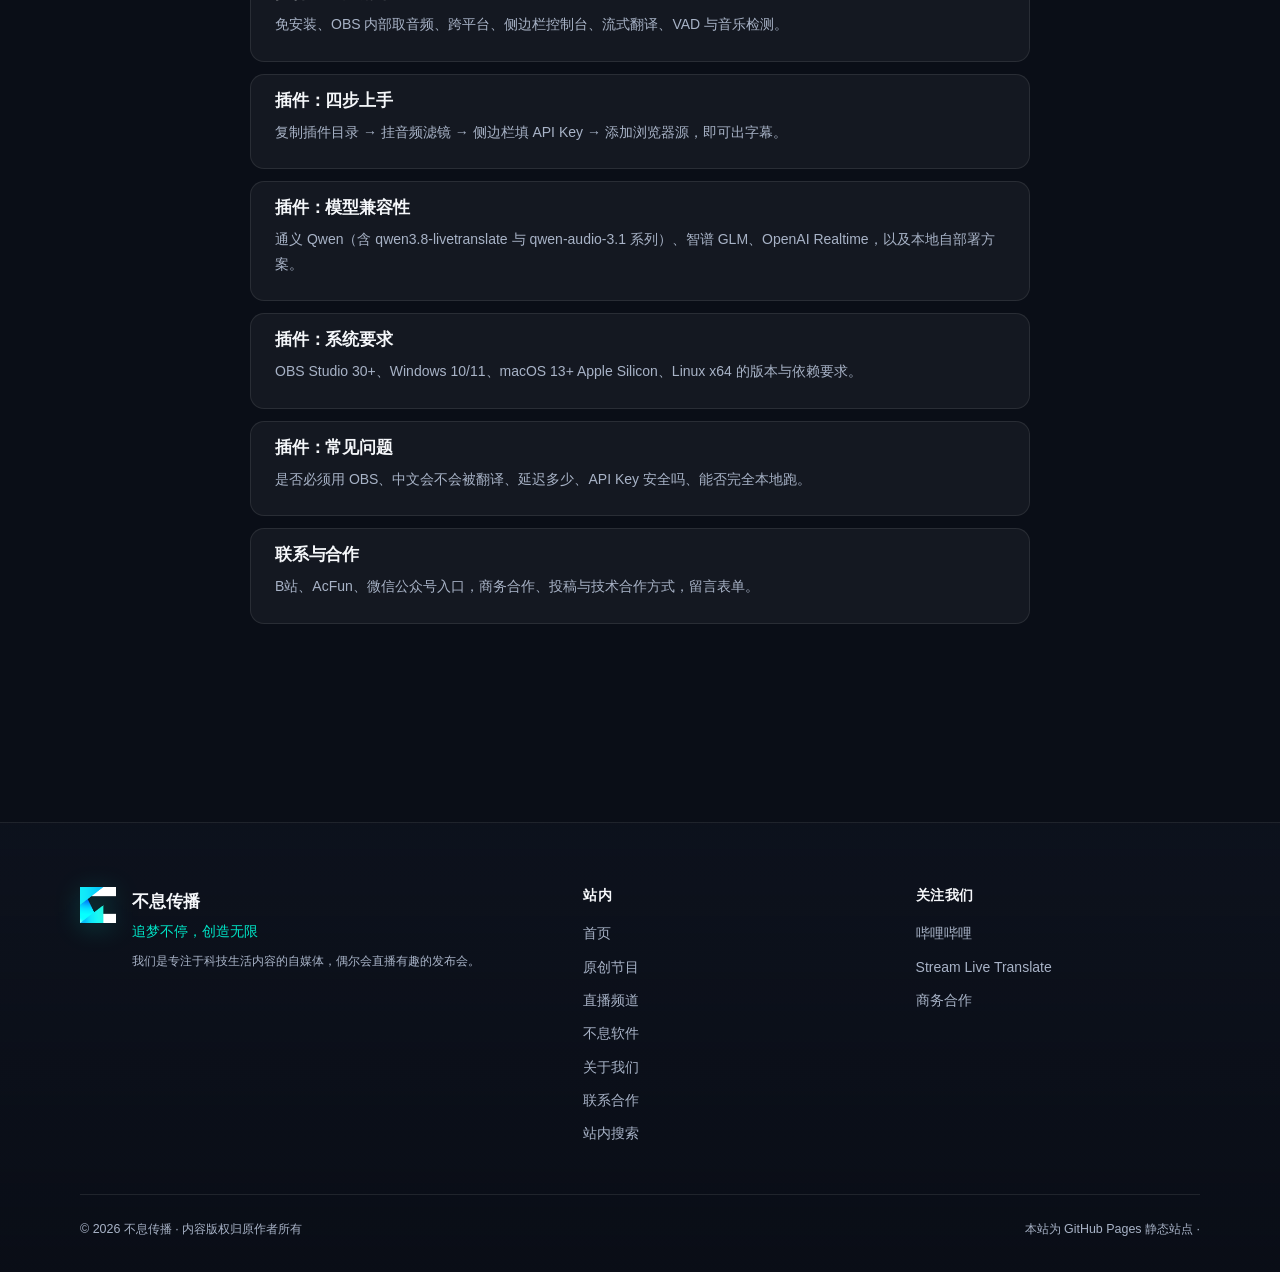
<file: search.html>
<!DOCTYPE html>
<html lang="zh-CN">
  <head>
    <meta charset="UTF-8" />
    <meta name="viewport" content="width=device-width, initial-scale=1" />
    <title>站内搜索 | 不息传播</title>
    <meta name="description" content="在不息传播官网内搜索内容：插件、栏目、常见问题与联系方式。" />
    <link rel="icon" type="image/png" href="assets/img/favicon.png" />
    <meta name="theme-color" content="#0A0E17" />

    <link rel="stylesheet" href="assets/css/base.css?v=20261006g" />
    <link rel="stylesheet" href="assets/css/components.css?v=20261006g" />
    <link rel="stylesheet" href="assets/css/pages.css?v=20261006g" />
  </head>

  <body>
    <div data-include="header"></div>

    <main id="main">
      <section class="page-banner">
        <div class="container">
          <span class="eyebrow reveal">站内搜索</span>
          <h1 class="reveal" data-delay="1">找点什么</h1>
          <p class="reveal" data-delay="2">搜「字幕」「插件」「发布会」「联系」这些关键词都能找到。</p>
        </div>
      </section>

      <section class="section">
        <div class="container container-narrow">
          <div class="search-box reveal">
            <label class="sr-only" for="searchInput">搜索关键词</label>
            <input
              id="searchInput"
              type="search"
              placeholder="输入关键词，例如：实时字幕 / OBS / 发布会"
              autocomplete="off"
            />
            <button class="btn btn-primary" type="button" id="searchBtn">搜索</button>
          </div>

          <p class="search-meta reveal" id="searchMeta">正在加载索引…</p>
          <div class="result-list reveal" id="searchResults"></div>
        </div>
      </section>
    </main>

    <div data-include="footer"></div>

    <script type="module" src="assets/js/layout.js?v=20261006g"></script>
    <script src="assets/js/motion.js?v=20261006g"></script>
    <script type="module" src="assets/js/search.js?v=20261006g"></script>
    <script type="module">
      // 回车与按钮触发（search.js 负责输入即搜）
      const input = document.getElementById('searchInput');
      const btn = document.getElementById('searchBtn');
      const run = () => input.dispatchEvent(new Event('input'));
      btn.addEventListener('click', run);
      input.addEventListener('keydown', (e) => {
        if (e.key === 'Enter') {
          e.preventDefault();
          run();
        }
      });
    </script>
  </body>
</html>
</file>
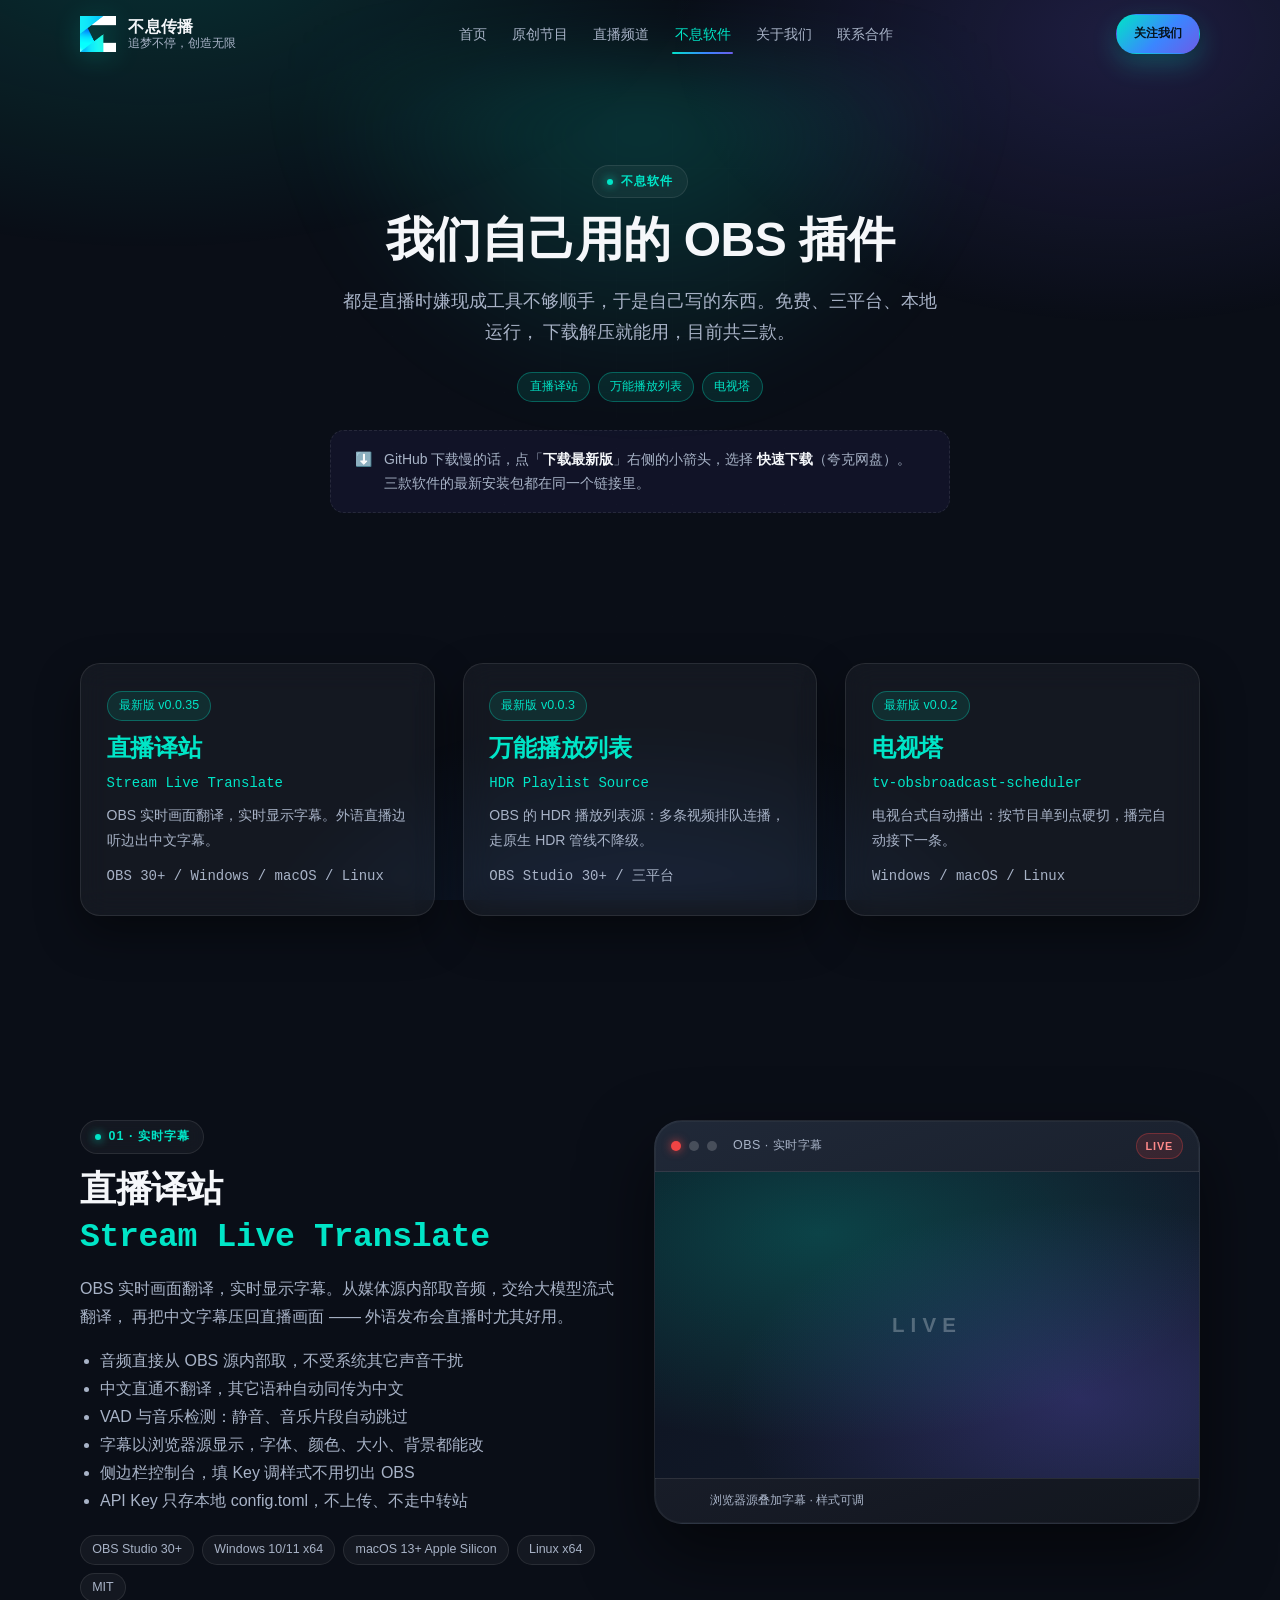
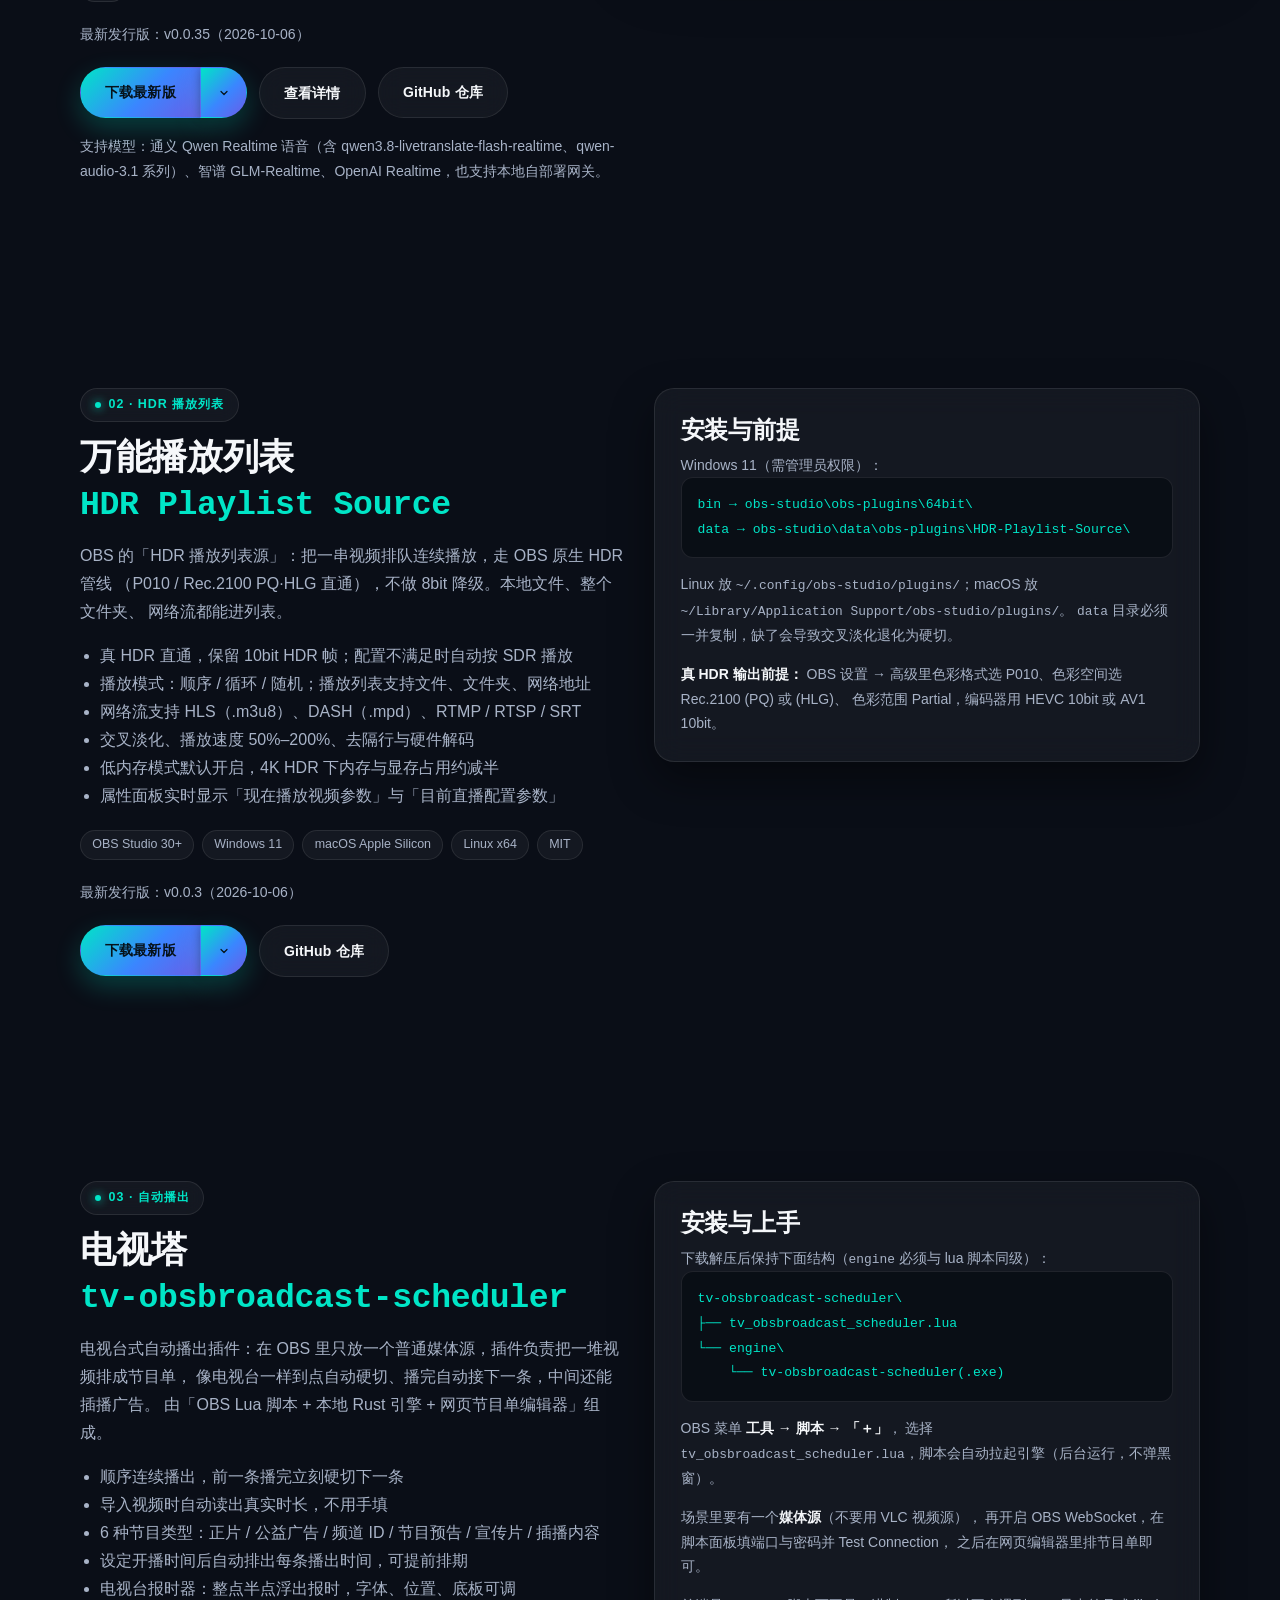
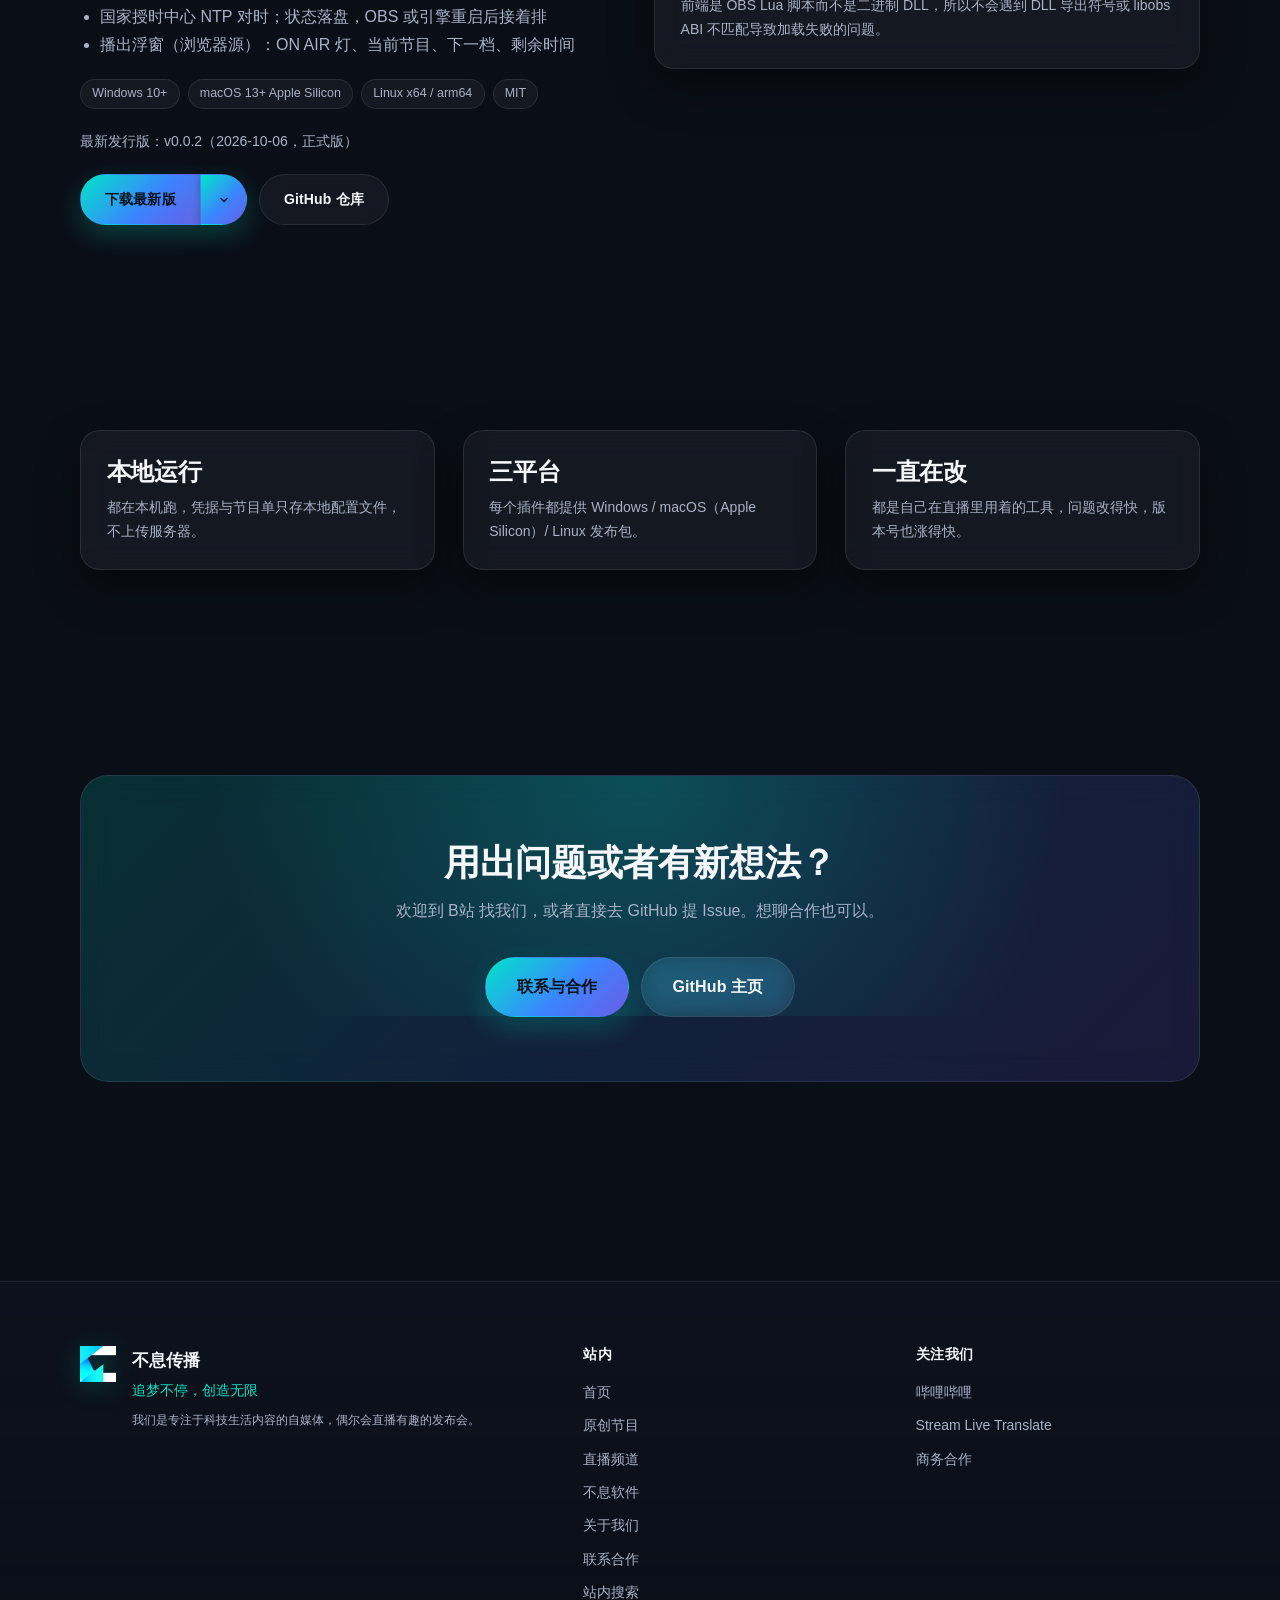
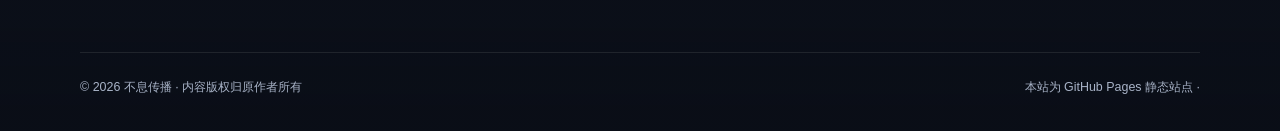
<file: software.html>
<!DOCTYPE html>
<html lang="zh-CN">
  <head>
    <meta charset="UTF-8" />
    <meta name="viewport" content="width=device-width, initial-scale=1" />
    <title>不息软件 · 自研 OBS 插件（直播译站 / 万能播放列表 / 电视塔）| 不息传播</title>
    <meta
      name="description"
      content="不息传播自研的 OBS 插件：直播译站（实时 AI 字幕同传）、万能播放列表（HDR 播放列表源）、电视塔（电视台式自动播出）。附最新发行版与快速下载。"
    />
    <meta
      name="keywords"
      content="不息软件,直播译站,万能播放列表,电视塔,OBS 插件,实时字幕,HDR 播放列表,自动播出,Stream Live Translate,HDR Playlist Source,tv-obsbroadcast-scheduler"
    />
    <link rel="icon" type="image/png" href="assets/img/favicon.png" />

    <meta property="og:type" content="website" />
    <meta property="og:title" content="不息软件 · 自研 OBS 插件" />
    <meta
      property="og:description"
      content="直播译站、万能播放列表、电视塔 —— 三个自研 OBS 插件，附最新发行版与快速下载。"
    />
    <meta property="og:image" content="https://buxicim2026.github.io/buxicim/assets/img/logo.png" />
    <meta name="theme-color" content="#0A0E17" />

    <link rel="stylesheet" href="assets/css/base.css?v=20261006g" />
    <link rel="stylesheet" href="assets/css/components.css?v=20261006g" />
    <link rel="stylesheet" href="assets/css/pages.css?v=20261006g" />
  </head>

  <body>
    <div data-include="header"></div>

    <main id="main">
      <!-- ============ 栏目 Hero ============ -->
      <section class="page-banner">
        <div class="container">
          <span class="eyebrow reveal">不息软件</span>
          <h1 class="reveal" data-delay="1">我们自己用的 OBS 插件</h1>
          <p class="reveal" data-delay="2">
            都是直播时嫌现成工具不够顺手，于是自己写的东西。免费、三平台、本地运行，
            下载解压就能用，目前共三款。
          </p>
          <div class="tag-row reveal" data-delay="3" style="justify-content: center; margin-top: 1.5rem">
            <span class="tag tag-accent">直播译站</span>
            <span class="tag tag-accent">万能播放列表</span>
            <span class="tag tag-accent">电视塔</span>
          </div>
          <div class="notice reveal" data-delay="4" style="max-width: 620px; margin: 1.75rem auto 0; text-align: left">
            <span>⬇️</span>
            <div>
              GitHub 下载慢的话，点「<strong>下载最新版</strong>」右侧的小箭头，选择
              <strong>快速下载</strong>（夸克网盘）。三款软件的最新安装包都在同一个链接里。
            </div>
          </div>
        </div>
      </section>

      <!-- ============ 软件总览卡片 ============ -->
      <section class="section">
        <div class="container">
          <div class="grid grid-3">
            <a class="card reveal" data-delay="1" href="#slt" style="text-decoration: none">
              <span class="tag tag-accent">最新版 v0.0.35</span>
              <h3 style="margin-top: 0.75rem">直播译站</h3>
              <p class="text-sm mono" style="margin-bottom: 0.5rem; color: var(--c-primary)">
                Stream Live Translate
              </p>
              <p>OBS 实时画面翻译，实时显示字幕。外语直播边听边出中文字幕。</p>
              <p class="text-sm mono" style="margin-top: 0.75rem">OBS 30+ / Windows / macOS / Linux</p>
            </a>
            <a class="card reveal" data-delay="2" href="#hdr" style="text-decoration: none">
              <span class="tag tag-accent">最新版 v0.0.3</span>
              <h3 style="margin-top: 0.75rem">万能播放列表</h3>
              <p class="text-sm mono" style="margin-bottom: 0.5rem; color: var(--c-primary)">
                HDR Playlist Source
              </p>
              <p>OBS 的 HDR 播放列表源：多条视频排队连播，走原生 HDR 管线不降级。</p>
              <p class="text-sm mono" style="margin-top: 0.75rem">OBS Studio 30+ / 三平台</p>
            </a>
            <a class="card reveal" data-delay="3" href="#tvbs" style="text-decoration: none">
              <span class="tag tag-accent">最新版 v0.0.2</span>
              <h3 style="margin-top: 0.75rem">电视塔</h3>
              <p class="text-sm mono" style="margin-bottom: 0.5rem; color: var(--c-primary)">
                tv-obsbroadcast-scheduler
              </p>
              <p>电视台式自动播出：按节目单到点硬切，播完自动接下一条。</p>
              <p class="text-sm mono" style="margin-top: 0.75rem">Windows / macOS / Linux</p>
            </a>
          </div>
        </div>
      </section>

      <!-- ============ 01 直播译站 ============ -->
      <section class="section" id="slt">
        <div class="container">
          <div class="grid grid-2" style="align-items: start">
            <div class="reveal">
              <span class="eyebrow">01 · 实时字幕</span>
              <h2>直播译站<span class="text-sm mono" style="display: block; margin-top: 0.4rem; color: var(--c-primary)">Stream Live Translate</span></h2>
              <p>
                OBS 实时画面翻译，实时显示字幕。从媒体源内部取音频，交给大模型流式翻译，
                再把中文字幕压回直播画面 —— 外语发布会直播时尤其好用。
              </p>
              <ul>
                <li>音频直接从 OBS 源内部取，不受系统其它声音干扰</li>
                <li>中文直通不翻译，其它语种自动同传为中文</li>
                <li>VAD 与音乐检测：静音、音乐片段自动跳过</li>
                <li>字幕以浏览器源显示，字体、颜色、大小、背景都能改</li>
                <li>侧边栏控制台，填 Key 调样式不用切出 OBS</li>
                <li>API Key 只存本地 config.toml，不上传、不走中转站</li>
              </ul>
              <div class="tag-row" style="margin: 1.25rem 0">
                <span class="tag">OBS Studio 30+</span>
                <span class="tag">Windows 10/11 x64</span>
                <span class="tag">macOS 13+ Apple Silicon</span>
                <span class="tag">Linux x64</span>
                <span class="tag">MIT</span>
              </div>
              <p class="text-sm text-muted">最新发行版：v0.0.35（2026-10-06）</p>
              <div class="btn-row" style="margin-top: 1.25rem">
                <div class="dropdown" data-dropdown>
                  <a
                    class="btn btn-primary"
                    href="https://github.com/buxicim2026/stream-live-translate/releases/latest"
                    target="_blank"
                    rel="noopener"
                    >下载最新版</a
                  >
                  <button
                    class="btn btn-primary dropdown-toggle"
                    type="button"
                    aria-expanded="false"
                    aria-haspopup="true"
                    aria-label="更多下载方式"
                  >
                    <svg width="12" height="12" viewBox="0 0 24 24" fill="none" stroke="currentColor" stroke-width="2.4">
                      <path d="M6 9l6 6 6-6" stroke-linecap="round" stroke-linejoin="round" />
                    </svg>
                  </button>
                  <div class="dropdown-menu">
                    <a
                      href="https://github.com/buxicim2026/stream-live-translate/releases/latest"
                      target="_blank"
                      rel="noopener"
                      >GitHub 官方发布页<span>按平台下载 OBS 插件包</span></a
                    >
                    <a href="https://pan.quark.cn/s/5aa59a439504" target="_blank" rel="noopener">
                      快速下载<span>夸克网盘 · 国内网络更稳</span>
                    </a>
                  </div>
                </div>
                <a class="btn btn-ghost" href="plugin.html">查看详情</a>
                <a
                  class="btn btn-ghost"
                  href="https://github.com/buxicim2026/stream-live-translate"
                  target="_blank"
                  rel="noopener"
                  >GitHub 仓库</a
                >
              </div>
              <p class="text-sm text-muted" style="margin-top: 1rem">
                支持模型：通义 Qwen Realtime 语音（含 qwen3.8-livetranslate-flash-realtime、qwen-audio-3.1
                系列）、智谱 GLM-Realtime、OpenAI Realtime，也支持本地自部署网关。
              </p>
            </div>

            <div class="reveal" data-delay="2">
              <div class="live-mock">
                <div class="mock-topbar">
                  <span class="mock-dot live"></span>
                  <span class="mock-dot"></span>
                  <span class="mock-dot"></span>
                  <span class="mock-title">OBS · 实时字幕</span>
                  <span class="mock-badge">LIVE</span>
                </div>
                <div class="mock-screen">
                  <span class="mock-stage">Live</span>
                  <div class="mock-captions">
                    <p class="mock-line is-foreign">And one more thing…</p>
                    <p class="mock-line">还有一件事……</p>
                    <p class="mock-line">这是我们迄今最快的一代产品</p>
                  </div>
                </div>
                <div class="mock-foot">
                  <span class="mock-eq" aria-hidden="true">
                    <span></span><span></span><span></span><span></span><span></span>
                  </span>
                  <span>浏览器源叠加字幕 · 样式可调</span>
                </div>
              </div>
            </div>
          </div>
        </div>
      </section>

      <!-- ============ 02 万能播放列表 ============ -->
      <section class="section" id="hdr">
        <div class="container">
          <div class="grid grid-2" style="align-items: start">
            <div class="reveal">
              <span class="eyebrow">02 · HDR 播放列表</span>
              <h2>万能播放列表<span class="text-sm mono" style="display: block; margin-top: 0.4rem; color: var(--c-primary)">HDR Playlist Source</span></h2>
              <p>
                OBS 的「HDR 播放列表源」：把一串视频排队连续播放，走 OBS 原生 HDR 管线
                （P010 / Rec.2100 PQ·HLG 直通），不做 8bit 降级。本地文件、整个文件夹、
                网络流都能进列表。
              </p>
              <ul>
                <li>真 HDR 直通，保留 10bit HDR 帧；配置不满足时自动按 SDR 播放</li>
                <li>播放模式：顺序 / 循环 / 随机；播放列表支持文件、文件夹、网络地址</li>
                <li>网络流支持 HLS（.m3u8）、DASH（.mpd）、RTMP / RTSP / SRT</li>
                <li>交叉淡化、播放速度 50%–200%、去隔行与硬件解码</li>
                <li>低内存模式默认开启，4K HDR 下内存与显存占用约减半</li>
                <li>属性面板实时显示「现在播放视频参数」与「目前直播配置参数」</li>
              </ul>
              <div class="tag-row" style="margin: 1.25rem 0">
                <span class="tag">OBS Studio 30+</span>
                <span class="tag">Windows 11</span>
                <span class="tag">macOS Apple Silicon</span>
                <span class="tag">Linux x64</span>
                <span class="tag">MIT</span>
              </div>
              <p class="text-sm text-muted">最新发行版：v0.0.3（2026-10-06）</p>
              <div class="btn-row" style="margin-top: 1.25rem">
                <div class="dropdown" data-dropdown>
                  <a
                    class="btn btn-primary"
                    href="https://github.com/buxicim2026/HDR-Playlist-Source/releases/latest"
                    target="_blank"
                    rel="noopener"
                    >下载最新版</a
                  >
                  <button
                    class="btn btn-primary dropdown-toggle"
                    type="button"
                    aria-expanded="false"
                    aria-haspopup="true"
                    aria-label="更多下载方式"
                  >
                    <svg width="12" height="12" viewBox="0 0 24 24" fill="none" stroke="currentColor" stroke-width="2.4">
                      <path d="M6 9l6 6 6-6" stroke-linecap="round" stroke-linejoin="round" />
                    </svg>
                  </button>
                  <div class="dropdown-menu">
                    <a
                      href="https://github.com/buxicim2026/HDR-Playlist-Source/releases/latest"
                      target="_blank"
                      rel="noopener"
                      >GitHub 官方发布页<span>按平台下载安装包</span></a
                    >
                    <a href="https://pan.quark.cn/s/5aa59a439504" target="_blank" rel="noopener">
                      快速下载<span>夸克网盘 · 国内网络更稳</span>
                    </a>
                  </div>
                </div>
                <a
                  class="btn btn-ghost"
                  href="https://github.com/buxicim2026/HDR-Playlist-Source"
                  target="_blank"
                  rel="noopener"
                  >GitHub 仓库</a
                >
              </div>
            </div>

            <div class="card reveal" data-delay="2">
              <h3>安装与前提</h3>
              <p class="text-sm">Windows 11（需管理员权限）：</p>
              <div
                class="mono"
                style="
                  padding: 0.9rem 1rem;
                  border-radius: 12px;
                  background: rgba(6, 10, 18, 0.7);
                  border: 1px solid var(--glass-border);
                  color: var(--c-primary);
                  font-size: 0.82rem;
                  line-height: 1.9;
                  word-break: break-all;
                "
              >
                bin → obs-studio\obs-plugins\64bit\<br />
                data → obs-studio\data\obs-plugins\HDR-Playlist-Source\
              </div>
              <p class="text-sm" style="margin-top: 0.9rem">
                Linux 放 <span class="mono">~/.config/obs-studio/plugins/</span>；macOS 放
                <span class="mono">~/Library/Application Support/obs-studio/plugins/</span>。
                <span class="mono">data</span> 目录必须一并复制，缺了会导致交叉淡化退化为硬切。
              </p>
              <p class="text-sm" style="margin-top: 0.9rem">
                <strong style="color: var(--text-1)">真 HDR 输出前提：</strong>
                OBS 设置 → 高级里色彩格式选 P010、色彩空间选 Rec.2100 (PQ) 或 (HLG)、
                色彩范围 Partial，编码器用 HEVC 10bit 或 AV1 10bit。
              </p>
            </div>
          </div>
        </div>
      </section>

      <!-- ============ 03 电视塔 ============ -->
      <section class="section" id="tvbs">
        <div class="container">
          <div class="grid grid-2" style="align-items: start">
            <div class="reveal">
              <span class="eyebrow">03 · 自动播出</span>
              <h2>电视塔<span class="text-sm mono" style="display: block; margin-top: 0.4rem; color: var(--c-primary)">tv-obsbroadcast-scheduler</span></h2>
              <p>
                电视台式自动播出插件：在 OBS 里只放一个普通媒体源，插件负责把一堆视频排成节目单，
                像电视台一样到点自动硬切、播完自动接下一条，中间还能插播广告。
                由「OBS Lua 脚本 + 本地 Rust 引擎 + 网页节目单编辑器」组成。
              </p>
              <ul>
                <li>顺序连续播出，前一条播完立刻硬切下一条</li>
                <li>导入视频时自动读出真实时长，不用手填</li>
                <li>6 种节目类型：正片 / 公益广告 / 频道 ID / 节目预告 / 宣传片 / 插播内容</li>
                <li>设定开播时间后自动排出每条播出时间，可提前排期</li>
                <li>电视台报时器：整点半点浮出报时，字体、位置、底板可调</li>
                <li>国家授时中心 NTP 对时；状态落盘，OBS 或引擎重启后接着排</li>
                <li>播出浮窗（浏览器源）：ON AIR 灯、当前节目、下一档、剩余时间</li>
              </ul>
              <div class="tag-row" style="margin: 1.25rem 0">
                <span class="tag">Windows 10+</span>
                <span class="tag">macOS 13+ Apple Silicon</span>
                <span class="tag">Linux x64 / arm64</span>
                <span class="tag">MIT</span>
              </div>
              <p class="text-sm text-muted">最新发行版：v0.0.2（2026-10-06，正式版）</p>
              <div class="btn-row" style="margin-top: 1.25rem">
                <div class="dropdown" data-dropdown>
                  <a
                    class="btn btn-primary"
                    href="https://github.com/buxicim2026/tv-obsbroadcast-scheduler/releases/latest"
                    target="_blank"
                    rel="noopener"
                    >下载最新版</a
                  >
                  <button
                    class="btn btn-primary dropdown-toggle"
                    type="button"
                    aria-expanded="false"
                    aria-haspopup="true"
                    aria-label="更多下载方式"
                  >
                    <svg width="12" height="12" viewBox="0 0 24 24" fill="none" stroke="currentColor" stroke-width="2.4">
                      <path d="M6 9l6 6 6-6" stroke-linecap="round" stroke-linejoin="round" />
                    </svg>
                  </button>
                  <div class="dropdown-menu">
                    <a
                      href="https://github.com/buxicim2026/tv-obsbroadcast-scheduler/releases/latest"
                      target="_blank"
                      rel="noopener"
                      >GitHub 官方发布页<span>按平台下载安装包</span></a
                    >
                    <a href="https://pan.quark.cn/s/5aa59a439504" target="_blank" rel="noopener">
                      快速下载<span>夸克网盘 · 国内网络更稳</span>
                    </a>
                  </div>
                </div>
                <a
                  class="btn btn-ghost"
                  href="https://github.com/buxicim2026/tv-obsbroadcast-scheduler"
                  target="_blank"
                  rel="noopener"
                  >GitHub 仓库</a
                >
              </div>
            </div>

            <div class="card reveal" data-delay="2">
              <h3>安装与上手</h3>
              <p class="text-sm">下载解压后保持下面结构（<span class="mono">engine</span> 必须与 lua 脚本同级）：</p>
              <div
                class="mono"
                style="
                  padding: 0.9rem 1rem;
                  border-radius: 12px;
                  background: rgba(6, 10, 18, 0.7);
                  border: 1px solid var(--glass-border);
                  color: var(--c-primary);
                  font-size: 0.82rem;
                  line-height: 1.9;
                "
              >
                tv-obsbroadcast-scheduler\<br />
                ├── tv_obsbroadcast_scheduler.lua<br />
                └── engine\<br />
                &nbsp;&nbsp;&nbsp;&nbsp;└── tv-obsbroadcast-scheduler(.exe)
              </div>
              <p class="text-sm" style="margin-top: 0.9rem">
                OBS 菜单 <strong style="color: var(--text-1)">工具 → 脚本 → 「＋」</strong>，
                选择 <span class="mono">tv_obsbroadcast_scheduler.lua</span>，脚本会自动拉起引擎（后台运行，不弹黑窗）。
              </p>
              <p class="text-sm" style="margin-top: 0.9rem">
                场景里要有一个<strong style="color: var(--text-1)">媒体源</strong>（不要用 VLC 视频源），
                再开启 OBS WebSocket，在脚本面板填端口与密码并 Test Connection，
                之后在网页编辑器里排节目单即可。
              </p>
              <p class="text-sm" style="margin-top: 0.9rem">
                前端是 OBS Lua 脚本而不是二进制 DLL，所以不会遇到 DLL 导出符号或 libobs ABI 不匹配导致加载失败的问题。
              </p>
            </div>
          </div>
        </div>
      </section>

      <!-- ============ 共同点 ============ -->
      <section class="section">
        <div class="container">
          <div class="grid grid-3">
            <article class="card reveal" data-delay="1">
              <h3>本地运行</h3>
              <p>都在本机跑，凭据与节目单只存本地配置文件，不上传服务器。</p>
            </article>
            <article class="card reveal" data-delay="2">
              <h3>三平台</h3>
              <p>每个插件都提供 Windows / macOS（Apple Silicon）/ Linux 发布包。</p>
            </article>
            <article class="card reveal" data-delay="3">
              <h3>一直在改</h3>
              <p>都是自己在直播里用着的工具，问题改得快，版本号也涨得快。</p>
            </article>
          </div>
        </div>
      </section>

      <!-- ============ CTA ============ -->
      <section class="section">
        <div class="container">
          <div class="cta-band reveal">
            <h2>用出问题或者有新想法？</h2>
            <p>欢迎到 B站 找我们，或者直接去 GitHub 提 Issue。想聊合作也可以。</p>
            <div class="btn-row">
              <a class="btn btn-primary btn-lg" href="contact.html">联系与合作</a>
              <a
                class="btn btn-ghost btn-lg"
                href="https://github.com/buxicim2026"
                target="_blank"
                rel="noopener"
                >GitHub 主页</a
              >
            </div>
          </div>
        </div>
      </section>
    </main>

    <div data-include="footer"></div>

    <script type="module" src="assets/js/layout.js?v=20261006g"></script>
    <script src="assets/js/motion.js?v=20261006g"></script>
  </body>
</html>
</file>
<file: assets/css/base.css>
/* ==========================================================
   base.css —— 设计令牌 / 重置 / 排版 / 容器 / 工具类
   不息传播官网（纯手写，无框架）
   ========================================================== */

/* ---------- 设计令牌 ---------- */
:root {
  /* 品牌主色 */
  --c-primary: #00e5c7;
  --c-primary-2: #6c5ce7;
  --c-primary-3: #3a86ff;
  --c-gradient: linear-gradient(135deg, var(--c-primary) 0%, var(--c-primary-3) 55%, var(--c-primary-2) 100%);
  --c-gradient-soft: linear-gradient(135deg, rgba(0, 229, 199, 0.16) 0%, rgba(58, 134, 255, 0.16) 55%, rgba(108, 92, 231, 0.16) 100%);

  /* 背景层次 */
  --bg-0: #0a0e17;
  --bg-1: #121826;
  --bg-2: #1a2333;

  /* 文字 */
  --text-1: #f5f7fa;
  --text-2: #a8b3c7;

  /* 功能色 */
  --ok: #22c55e;
  --warn: #f59e0b;
  --danger: #ef4444;

  /* 玻璃拟态 */
  --glass-bg: rgba(255, 255, 255, 0.045);
  --glass-bg-strong: rgba(255, 255, 255, 0.075);
  --glass-border: rgba(255, 255, 255, 0.09);
  --glass-border-hover: rgba(0, 229, 199, 0.42);
  --glass-shadow: 0 18px 44px rgba(0, 0, 0, 0.42);

  /* 间距 */
  --sp-1: 0.25rem;
  --sp-2: 0.5rem;
  --sp-3: 0.75rem;
  --sp-4: 1rem;
  --sp-5: 1.5rem;
  --sp-6: 2rem;
  --sp-7: 3rem;
  --sp-8: 4rem;
  --sp-9: 6rem;

  /* 圆角 */
  --r-sm: 8px;
  --r-md: 14px;
  --r-lg: 20px;
  --r-xl: 28px;
  --r-pill: 999px;

  /* 字体 */
  --font-sans: 'PingFang SC', 'HarmonyOS Sans SC', 'Microsoft YaHei', -apple-system,
    BlinkMacSystemFont, 'Segoe UI', Roboto, 'Helvetica Neue', Arial, sans-serif;
  --font-mono: 'JetBrains Mono', 'SFMono-Regular', Menlo, Consolas, monospace;

  /* 字号（流体） */
  --fs-display: clamp(2.5rem, 1.6rem + 4.4vw, 4.5rem);
  --fs-h1: clamp(2rem, 1.4rem + 2.9vw, 3rem);
  --fs-h2: clamp(1.6rem, 1.2rem + 1.8vw, 2.25rem);
  --fs-h3: clamp(1.15rem, 1rem + 0.7vw, 1.5rem);
  --fs-body: 1rem;
  --fs-sm: 0.875rem;
  --fs-xs: 0.78rem;

  /* 层级 */
  --z-blob: 0;
  --z-content: 1;
  --z-nav: 50;
  --z-drawer: 60;
  --z-top: 70;

  /* 动效 */
  --ease: cubic-bezier(0.22, 0.61, 0.36, 1);
  --dur: 0.32s;

  /* 容器 */
  --container: 1200px;
  --nav-h: 68px;
}

/* ---------- 重置 ---------- */
*,
*::before,
*::after {
  box-sizing: border-box;
}

html {
  scroll-behavior: smooth;
  -webkit-text-size-adjust: 100%;
  scroll-padding-top: calc(var(--nav-h) + 16px);
}

body {
  margin: 0;
  min-height: 100vh;
  font-family: var(--font-sans);
  font-size: var(--fs-body);
  font-weight: 400;
  line-height: 1.75;
  color: var(--text-1);
  background: var(--bg-0);
  -webkit-font-smoothing: antialiased;
  -moz-osx-font-smoothing: grayscale;
  overflow-x: hidden;
}

h1,
h2,
h3,
h4 {
  margin: 0 0 var(--sp-4);
  font-weight: 700;
  line-height: 1.25;
  letter-spacing: -0.01em;
}

h1 {
  font-size: var(--fs-h1);
}
h2 {
  font-size: var(--fs-h2);
}
h3 {
  font-size: var(--fs-h3);
  font-weight: 600;
}

p {
  margin: 0 0 var(--sp-4);
  color: var(--text-2);
}

p:last-child {
  margin-bottom: 0;
}

a {
  color: var(--c-primary);
  text-decoration: none;
  transition: color var(--dur) var(--ease);
}

a:hover {
  color: var(--c-primary-3);
}

img,
video,
iframe {
  max-width: 100%;
  display: block;
}

img {
  height: auto;
}

ul,
ol {
  margin: 0 0 var(--sp-4);
  padding-left: 1.25rem;
  color: var(--text-2);
}

button,
input,
textarea,
select {
  font: inherit;
  color: inherit;
}

button {
  cursor: pointer;
}

hr {
  border: 0;
  border-top: 1px solid var(--glass-border);
  margin: var(--sp-7) 0;
}

/* ---------- 焦点可见性（无障碍） ---------- */
:focus-visible {
  outline: 2px solid var(--c-primary);
  outline-offset: 3px;
  border-radius: var(--r-sm);
}

/* ---------- 页面底噪与光晕 ---------- */
body::before {
  content: '';
  position: fixed;
  inset: 0;
  z-index: -2;
  pointer-events: none;
  background:
    radial-gradient(900px 520px at 12% -8%, rgba(0, 229, 199, 0.16), transparent 62%),
    radial-gradient(760px 480px at 88% 4%, rgba(108, 92, 231, 0.2), transparent 60%),
    radial-gradient(680px 420px at 50% 108%, rgba(58, 134, 255, 0.14), transparent 62%);
}

body::after {
  content: '';
  position: fixed;
  inset: 0;
  z-index: -1;
  pointer-events: none;
  opacity: 0.35;
  background-image:
    linear-gradient(rgba(255, 255, 255, 0.028) 1px, transparent 1px),
    linear-gradient(90deg, rgba(255, 255, 255, 0.028) 1px, transparent 1px);
  background-size: 56px 56px;
  mask-image: radial-gradient(circle at 50% 30%, #000 0%, transparent 78%);
  -webkit-mask-image: radial-gradient(circle at 50% 30%, #000 0%, transparent 78%);
}

/* ---------- 容器与栅格 ---------- */
.container {
  width: 100%;
  max-width: var(--container);
  margin-inline: auto;
  padding-inline: clamp(1rem, 4vw, 2.5rem);
}

.container-narrow {
  max-width: 860px;
}

.grid {
  display: grid;
  gap: clamp(1rem, 2.2vw, 1.75rem);
}

.grid-2 {
  grid-template-columns: repeat(2, minmax(0, 1fr));
}
.grid-3 {
  grid-template-columns: repeat(3, minmax(0, 1fr));
}
.grid-4 {
  grid-template-columns: repeat(4, minmax(0, 1fr));
}

/* ---------- 区块 ---------- */
.section {
  position: relative;
  padding-block: clamp(3.5rem, 8vw, 6.5rem);
}

.section-head {
  max-width: 720px;
  margin-bottom: clamp(2rem, 4vw, 3rem);
}

.section-head.center {
  margin-inline: auto;
  text-align: center;
}

.eyebrow {
  display: inline-flex;
  align-items: center;
  gap: var(--sp-2);
  margin-bottom: var(--sp-3);
  padding: 0.3rem 0.85rem;
  border: 1px solid var(--glass-border);
  border-radius: var(--r-pill);
  background: var(--glass-bg);
  color: var(--c-primary);
  font-size: var(--fs-xs);
  font-weight: 600;
  letter-spacing: 0.08em;
  text-transform: uppercase;
  backdrop-filter: blur(10px);
}

.eyebrow::before {
  content: '';
  width: 6px;
  height: 6px;
  border-radius: 50%;
  background: var(--c-primary);
  box-shadow: 0 0 10px var(--c-primary);
}

.section-lead {
  font-size: clamp(1rem, 0.95rem + 0.3vw, 1.1rem);
}

/* ---------- 文本工具 ---------- */
.gradient-text {
  background: var(--c-gradient);
  -webkit-background-clip: text;
  background-clip: text;
  color: transparent;
}

.text-muted {
  color: var(--text-2);
}

.text-sm {
  font-size: var(--fs-sm);
}

.mono {
  font-family: var(--font-mono);
  font-size: 0.92em;
}

.sr-only {
  position: absolute;
  width: 1px;
  height: 1px;
  padding: 0;
  margin: -1px;
  overflow: hidden;
  clip: rect(0, 0, 0, 0);
  white-space: nowrap;
  border: 0;
}

/* ---------- 入场动效（由 motion.js 触发） ---------- */
.reveal {
  opacity: 0;
  transform: translate3d(0, 16px, 0);
  transition: opacity 0.62s var(--ease), transform 0.62s var(--ease);
  /* 注意：这里不要加 will-change。
     常驻的 will-change 会让元素创建层叠上下文，把内部绝对定位弹出层
     （如下载下拉菜单）的 z-index 限制在本层，导致被后面的区块盖住 ——
     表现为菜单可见但鼠标点不到、悬停即消失。 */
}

.reveal.is-in {
  opacity: 1;
  transform: none;
}

/* 逐级延迟 */
.reveal[data-delay='1'] {
  transition-delay: 0.08s;
}
.reveal[data-delay='2'] {
  transition-delay: 0.16s;
}
.reveal[data-delay='3'] {
  transition-delay: 0.24s;
}
.reveal[data-delay='4'] {
  transition-delay: 0.32s;
}
.reveal[data-delay='5'] {
  transition-delay: 0.4s;
}

/* ---------- 响应式 ---------- */
@media (max-width: 900px) {
  .grid-3,
  .grid-4 {
    grid-template-columns: repeat(2, minmax(0, 1fr));
  }
}

@media (max-width: 640px) {
  .grid-2,
  .grid-3,
  .grid-4 {
    grid-template-columns: minmax(0, 1fr);
  }
}

/* ---------- 降低动效偏好 ---------- */
@media (prefers-reduced-motion: reduce) {
  html {
    scroll-behavior: auto;
  }

  *,
  *::before,
  *::after {
    animation-duration: 0.001ms !important;
    animation-iteration-count: 1 !important;
    transition-duration: 0.001ms !important;
  }

  .reveal {
    opacity: 1;
    transform: none;
  }
}
</file>
<file: assets/css/components.css>
/* ==========================================================
   components.css —— 全站复用组件
   按钮 / 卡片 / 标签 / 导航 / 页脚 / 徽标 / 折叠面板 / 表单
   ========================================================== */

/* ---------- 按钮 ---------- */
.btn {
  display: inline-flex;
  align-items: center;
  justify-content: center;
  gap: var(--sp-2);
  padding: 0.78rem 1.5rem;
  border: 1px solid transparent;
  border-radius: var(--r-pill);
  font-size: var(--fs-sm);
  font-weight: 600;
  letter-spacing: 0.01em;
  white-space: nowrap;
  cursor: pointer;
  transition: transform 0.18s var(--ease), box-shadow 0.24s var(--ease),
    background-color 0.24s var(--ease), border-color 0.24s var(--ease), color 0.24s var(--ease);
}

.btn:active {
  transform: scale(0.97);
}

.btn-sm {
  padding: 0.5rem 1.05rem;
  font-size: var(--fs-xs);
}

.btn-lg {
  padding: 0.95rem 1.9rem;
  font-size: 1rem;
}

.btn-primary {
  color: #06121a;
  background: var(--c-gradient);
  box-shadow: 0 10px 26px rgba(0, 229, 199, 0.24), 0 2px 8px rgba(0, 0, 0, 0.3);
}

.btn-primary:hover {
  color: #06121a;
  box-shadow: 0 14px 34px rgba(0, 229, 199, 0.36), 0 2px 10px rgba(0, 0, 0, 0.34);
  transform: translateY(-2px);
}

.btn-ghost {
  color: var(--text-1);
  background: var(--glass-bg);
  border-color: var(--glass-border);
  backdrop-filter: blur(12px);
}

.btn-ghost:hover {
  color: var(--text-1);
  background: var(--glass-bg-strong);
  border-color: var(--glass-border-hover);
  transform: translateY(-2px);
}

.btn.is-disabled {
  opacity: 0.55;
  cursor: not-allowed;
}

.btn-row {
  display: flex;
  flex-wrap: wrap;
  gap: var(--sp-3);
}

/* ---------- 卡片（玻璃拟态） ---------- */
.card {
  position: relative;
  padding: clamp(1.25rem, 2vw, 1.75rem);
  border: 1px solid var(--glass-border);
  border-radius: var(--r-lg);
  background: var(--glass-bg);
  backdrop-filter: blur(14px);
  box-shadow: var(--glass-shadow);
  overflow: hidden;
  transition: transform 0.3s var(--ease), border-color 0.3s var(--ease),
    background-color 0.3s var(--ease), box-shadow 0.3s var(--ease);
}

/* 顶部渐变描边，hover 时点亮 */
.card::before {
  content: '';
  position: absolute;
  inset: 0;
  border-radius: inherit;
  padding: 1px;
  background: var(--c-gradient);
  opacity: 0;
  -webkit-mask: linear-gradient(#000 0 0) content-box, linear-gradient(#000 0 0);
  mask: linear-gradient(#000 0 0) content-box, linear-gradient(#000 0 0);
  -webkit-mask-composite: xor;
  mask-composite: exclude;
  transition: opacity 0.3s var(--ease);
  pointer-events: none;
}

.card:hover {
  transform: translateY(-6px);
  background: var(--glass-bg-strong);
  box-shadow: 0 24px 54px rgba(0, 0, 0, 0.5);
}

.card:hover::before {
  opacity: 0.85;
}

.card h3 {
  margin-bottom: var(--sp-2);
}

.card p {
  margin-bottom: 0;
  font-size: var(--fs-sm);
}

/* 卡片内图标 */
.card-icon {
  display: inline-flex;
  align-items: center;
  justify-content: center;
  width: 46px;
  height: 46px;
  margin-bottom: var(--sp-4);
  border: 1px solid var(--glass-border);
  border-radius: var(--r-md);
  background: var(--c-gradient-soft);
  font-size: 1.3rem;
  line-height: 1;
}

/* ---------- 标签 / 徽标 ---------- */
.tag {
  display: inline-flex;
  align-items: center;
  gap: 0.35rem;
  padding: 0.25rem 0.7rem;
  border: 1px solid var(--glass-border);
  border-radius: var(--r-pill);
  background: var(--glass-bg);
  color: var(--text-2);
  font-size: var(--fs-xs);
  font-weight: 500;
  line-height: 1.6;
}

.tag-accent {
  color: var(--c-primary);
  border-color: rgba(0, 229, 199, 0.32);
  background: rgba(0, 229, 199, 0.1);
}

.tag-warn {
  color: var(--warn);
  border-color: rgba(245, 158, 11, 0.32);
  background: rgba(245, 158, 11, 0.1);
}

.tag-row {
  display: flex;
  flex-wrap: wrap;
  gap: var(--sp-2);
}

/* ---------- 顶部导航 ---------- */
.site-nav {
  position: sticky;
  top: 0;
  z-index: var(--z-nav);
  border-bottom: 1px solid transparent;
  transition: background-color 0.3s var(--ease), border-color 0.3s var(--ease),
    backdrop-filter 0.3s var(--ease);
}

.site-nav.is-scrolled {
  background: rgba(10, 14, 23, 0.82);
  border-bottom-color: var(--glass-border);
  backdrop-filter: blur(16px);
}

.nav-inner {
  display: flex;
  align-items: center;
  justify-content: space-between;
  gap: var(--sp-4);
  min-height: var(--nav-h);
}

.brand {
  display: inline-flex;
  align-items: center;
  gap: var(--sp-3);
  color: var(--text-1);
}

.brand:hover {
  color: var(--text-1);
}

.brand-mark {
  display: inline-flex;
  align-items: center;
  justify-content: center;
  /* 无外框：只显示台标图形本身；高度与旁边两行文字持平 */
  width: auto;
  height: 36px;
  padding: 0;
  border: 0;
  background: none;
  box-shadow: none;
  overflow: visible;
}

.brand-mark img {
  width: auto;
  height: 100%;
  max-width: none;
  object-fit: contain;
  border-radius: 0;
  filter: drop-shadow(0 4px 12px rgba(0, 229, 199, 0.22));
}

.brand-text {
  display: flex;
  flex-direction: column;
  line-height: 1.25;
}

.brand-text strong {
  font-size: 1.02rem;
  font-weight: 700;
  letter-spacing: 0.02em;
}

.brand-text em {
  font-style: normal;
  font-size: var(--fs-xs);
  color: var(--text-2);
}

.nav-links {
  display: flex;
  align-items: center;
  gap: clamp(0.5rem, 1.6vw, 1.5rem);
}

.nav-links a {
  position: relative;
  padding: 0.35rem 0.15rem;
  color: var(--text-2);
  font-size: var(--fs-sm);
  font-weight: 500;
}

.nav-links a::after {
  content: '';
  position: absolute;
  left: 0;
  right: 100%;
  bottom: -2px;
  height: 2px;
  border-radius: 2px;
  background: var(--c-gradient);
  transition: right 0.28s var(--ease);
}

.nav-links a:hover {
  color: var(--text-1);
}

.nav-links a:hover::after,
.nav-links a.is-active::after {
  right: 0;
}

.nav-links a.is-active {
  color: var(--c-primary);
}

.nav-links-cta {
  display: none;
}

.nav-actions {
  display: flex;
  align-items: center;
  gap: var(--sp-3);
}

.nav-toggle {
  display: none;
  flex-direction: column;
  justify-content: center;
  gap: 5px;
  width: 42px;
  height: 42px;
  padding: 0;
  border: 1px solid var(--glass-border);
  border-radius: var(--r-sm);
  background: var(--glass-bg);
}

.nav-toggle span {
  display: block;
  width: 18px;
  height: 2px;
  margin-inline: auto;
  border-radius: 2px;
  background: var(--text-1);
  transition: transform 0.26s var(--ease), opacity 0.2s var(--ease);
}

.nav-toggle.is-open span:nth-child(1) {
  transform: translateY(7px) rotate(45deg);
}
.nav-toggle.is-open span:nth-child(2) {
  opacity: 0;
}
.nav-toggle.is-open span:nth-child(3) {
  transform: translateY(-7px) rotate(-45deg);
}

/* ---------- 页脚 ---------- */
.site-footer {
  position: relative;
  margin-top: var(--sp-9);
  padding-block: var(--sp-8) var(--sp-6);
  border-top: 1px solid var(--glass-border);
  background: linear-gradient(180deg, rgba(18, 24, 38, 0.4) 0%, rgba(10, 14, 23, 0.9) 100%);
}

.footer-top {
  display: grid;
  grid-template-columns: minmax(0, 1.6fr) repeat(2, minmax(0, 1fr));
  gap: clamp(1.5rem, 4vw, 3rem);
}

.footer-brand {
  display: flex;
  gap: var(--sp-4);
  max-width: 420px;
}

.footer-name {
  display: block;
  font-size: 1.05rem;
  font-weight: 700;
}

.footer-slogan {
  margin: 0.15rem 0 var(--sp-2);
  color: var(--c-primary);
  font-size: var(--fs-sm);
}

.footer-intro {
  margin: 0;
  font-size: var(--fs-xs);
  line-height: 1.7;
}

.footer-col {
  display: flex;
  flex-direction: column;
  gap: 0.55rem;
}

.footer-col h4 {
  margin: 0 0 var(--sp-2);
  font-size: var(--fs-sm);
  font-weight: 600;
  color: var(--text-1);
  letter-spacing: 0.04em;
}

.footer-col a {
  color: var(--text-2);
  font-size: var(--fs-sm);
  width: fit-content;
}

.footer-col a:hover {
  color: var(--c-primary);
}

.footer-bottom {
  display: flex;
  flex-wrap: wrap;
  align-items: center;
  justify-content: space-between;
  gap: var(--sp-3);
  margin-top: var(--sp-7);
  padding-top: var(--sp-5);
  border-top: 1px solid var(--glass-border);
  font-size: var(--fs-xs);
  color: var(--text-2);
}

.footer-bottom p {
  margin: 0;
  font-size: var(--fs-xs);
}

/* ---------- 返回顶部 ---------- */
.back-to-top {
  position: fixed;
  right: clamp(1rem, 3vw, 2rem);
  bottom: clamp(1rem, 3vw, 2rem);
  z-index: var(--z-top);
  width: 46px;
  height: 46px;
  display: grid;
  place-items: center;
  border: 1px solid var(--glass-border);
  border-radius: 50%;
  background: rgba(18, 24, 38, 0.9);
  color: var(--text-1);
  font-size: 1.1rem;
  backdrop-filter: blur(12px);
  box-shadow: var(--glass-shadow);
  opacity: 0;
  transform: translateY(12px) scale(0.9);
  pointer-events: none;
  transition: opacity 0.28s var(--ease), transform 0.28s var(--ease),
    border-color 0.28s var(--ease), color 0.28s var(--ease);
}

.back-to-top.is-visible {
  opacity: 1;
  transform: none;
  pointer-events: auto;
}

.back-to-top:hover {
  color: var(--c-primary);
  border-color: var(--glass-border-hover);
}

/* ---------- 折叠面板（FAQ） ---------- */
.accordion {
  display: flex;
  flex-direction: column;
  gap: var(--sp-3);
}

.accordion-item {
  border: 1px solid var(--glass-border);
  border-radius: var(--r-md);
  background: var(--glass-bg);
  overflow: hidden;
  transition: border-color 0.24s var(--ease), background-color 0.24s var(--ease);
}

.accordion-item.is-open {
  border-color: var(--glass-border-hover);
  background: var(--glass-bg-strong);
}

.accordion-q {
  display: flex;
  align-items: center;
  justify-content: space-between;
  gap: var(--sp-4);
  width: 100%;
  padding: 1rem 1.25rem;
  border: 0;
  background: transparent;
  color: var(--text-1);
  font-size: 1rem;
  font-weight: 600;
  text-align: left;
}

.accordion-q:hover {
  color: var(--c-primary);
}

.accordion-icon {
  flex: none;
  width: 22px;
  height: 22px;
  display: grid;
  place-items: center;
  border-radius: 50%;
  border: 1px solid var(--glass-border);
  color: var(--c-primary);
  font-size: 1rem;
  line-height: 1;
  transition: transform 0.28s var(--ease);
}

.accordion-item.is-open .accordion-icon {
  transform: rotate(45deg);
}

.accordion-a {
  display: grid;
  grid-template-rows: 0fr;
  transition: grid-template-rows 0.32s var(--ease);
}

.accordion-item.is-open .accordion-a {
  grid-template-rows: 1fr;
}

.accordion-a > div {
  overflow: hidden;
}

.accordion-a p {
  padding: 0 1.25rem 1.1rem;
  margin: 0;
  font-size: var(--fs-sm);
}

/* ---------- 表单 ---------- */
.form-grid {
  display: grid;
  grid-template-columns: repeat(2, minmax(0, 1fr));
  gap: var(--sp-4);
}

.field {
  display: flex;
  flex-direction: column;
  gap: 0.45rem;
}

.field-full {
  grid-column: 1 / -1;
}

.field label {
  font-size: var(--fs-sm);
  font-weight: 500;
  color: var(--text-1);
}

.field input,
.field select,
.field textarea {
  padding: 0.72rem 0.95rem;
  border: 1px solid var(--glass-border);
  border-radius: var(--r-sm);
  background: rgba(10, 14, 23, 0.6);
  color: var(--text-1);
  font-size: var(--fs-sm);
  transition: border-color 0.24s var(--ease), box-shadow 0.24s var(--ease);
}

.field textarea {
  min-height: 130px;
  resize: vertical;
}

.field input::placeholder,
.field textarea::placeholder {
  color: rgba(168, 179, 199, 0.55);
}

.field input:focus,
.field select:focus,
.field textarea:focus {
  outline: none;
  border-color: var(--c-primary);
  box-shadow: 0 0 0 3px rgba(0, 229, 199, 0.16);
}

/* ---------- 数据条 ---------- */
.stat-card {
  text-align: center;
  padding: var(--sp-5) var(--sp-4);
}

.stat-value {
  display: block;
  font-size: clamp(1.9rem, 1.4rem + 2vw, 2.9rem);
  font-weight: 700;
  line-height: 1.1;
  background: var(--c-gradient);
  -webkit-background-clip: text;
  background-clip: text;
  color: transparent;
}

.stat-label {
  display: block;
  margin-top: var(--sp-2);
  font-size: var(--fs-sm);
  color: var(--text-1);
  font-weight: 500;
}

.stat-source {
  display: block;
  margin-top: 0.2rem;
  font-size: var(--fs-xs);
  color: var(--text-2);
}

/* ---------- 提示条 ---------- */
.notice {
  display: flex;
  align-items: flex-start;
  gap: var(--sp-3);
  padding: var(--sp-4) var(--sp-5);
  border: 1px dashed var(--glass-border);
  border-radius: var(--r-md);
  background: rgba(108, 92, 231, 0.08);
  font-size: var(--fs-sm);
  color: var(--text-2);
}

.notice strong {
  color: var(--text-1);
}

/* ---------- 响应式 ---------- */
@media (max-width: 960px) {
  .nav-toggle {
    display: flex;
  }

  .nav-cta {
    display: none;
  }

  .nav-links {
    position: fixed;
    inset: var(--nav-h) 0 auto 0;
    flex-direction: column;
    align-items: stretch;
    gap: 0;
    padding: var(--sp-4) clamp(1rem, 4vw, 2.5rem) var(--sp-6);
    background: rgba(10, 14, 23, 0.97);
    border-bottom: 1px solid var(--glass-border);
    backdrop-filter: blur(18px);
    transform: translateY(-12px);
    opacity: 0;
    visibility: hidden;
    transition: opacity 0.26s var(--ease), transform 0.26s var(--ease), visibility 0.26s;
  }

  .nav-links.is-open {
    opacity: 1;
    visibility: visible;
    transform: none;
  }

  .nav-links a {
    padding: 0.9rem 0.25rem;
    border-bottom: 1px solid var(--glass-border);
    font-size: 1rem;
  }

  .nav-links a::after {
    display: none;
  }

  .nav-links-cta {
    display: block;
    margin-top: var(--sp-4);
    padding: 0.8rem 1rem;
    border: 1px solid var(--glass-border);
    border-radius: var(--r-pill);
    background: var(--c-gradient);
    color: #06121a;
    font-weight: 600;
    text-align: center;
  }

  .nav-links-cta:hover {
    color: #06121a;
  }

  .footer-top {
    grid-template-columns: minmax(0, 1fr);
  }
}

@media (max-width: 640px) {
  .form-grid {
    grid-template-columns: minmax(0, 1fr);
  }

  .brand-text em {
    display: none;
  }
}

/* ---------- 下载方式下拉 ---------- */
.dropdown {
  position: relative;
  display: inline-flex;
  align-items: stretch;
}

/* 按钮与菜单之间的“过渡桥”：鼠标从按钮滑向菜单时仍算停在 .dropdown 上，
   避免中途被判为离开而收起菜单（本身不可见，不挡内容） */
.dropdown::after {
  content: '';
  position: absolute;
  left: 0;
  right: 0;
  top: 100%;
  height: 12px;
}

.dropdown > .btn:first-child {
  border-radius: var(--r-pill) 0 0 var(--r-pill);
}

.dropdown-toggle {
  margin-left: -1px;
  /* 点击区域做大一点，好点中 */
  padding-inline: 1.05rem;
  border-radius: 0 var(--r-pill) var(--r-pill) 0;
  cursor: pointer;
}

.dropdown-toggle svg {
  transition: transform 0.26s var(--ease);
}

.dropdown.is-open .dropdown-toggle svg {
  transform: rotate(180deg);
}

.dropdown-menu {
  position: absolute;
  /* 紧贴按钮底边（0 间隙），视觉上的间距用内边距撑出来：
     鼠标从按钮移向菜单时全程落在菜单盒子内部，不会触发 mouseleave */
  top: 100%;
  left: 0;
  right: auto;
  z-index: 200;
  width: max-content;
  min-width: 250px;
  max-width: min(320px, calc(100vw - 2.5rem));
  padding: 0.9rem 0.4rem 0.4rem;
  border: 1px solid var(--glass-border);
  border-radius: var(--r-md);
  /* 刻意不用 backdrop-filter / transform：
     这两个属性在部分环境（缩放、GPU 驱动差异）下会让元素的“可点击区域”
     与显示位置错位 —— 表现就是鼠标明明在菜单上却点不到、一点菜单就消失。 */
  background: #0f1626;
  box-shadow: 0 18px 40px rgba(0, 0, 0, 0.55);
  opacity: 0;
  visibility: hidden;
  transition: opacity 0.18s var(--ease), visibility 0.18s;
}

/* 悬停展开（鼠标在按钮或菜单上都能保持）＋ 点击箭头锁定 ＋ 键盘聚焦。
   三者任一成立菜单就保持显示，收起条件：移开鼠标、再点箭头、点别处、Esc。 */
.dropdown:hover .dropdown-menu,
.dropdown.is-open .dropdown-menu,
.dropdown:focus-within .dropdown-menu {
  opacity: 1;
  visibility: visible;
}

.dropdown-menu a {
  display: flex;
  flex-direction: column;
  gap: 0.1rem;
  padding: 0.6rem 0.75rem;
  border-radius: var(--r-sm);
  color: var(--text-1);
  font-size: var(--fs-sm);
  font-weight: 600;
}

.dropdown-menu a span {
  font-size: var(--fs-xs);
  font-weight: 400;
  color: var(--text-2);
}

.dropdown-menu a:hover {
  background: rgba(255, 255, 255, 0.06);
  color: var(--c-primary);
}

.dropdown-menu a:hover span {
  color: var(--text-2);
}
</file>
<file: assets/css/pages.css>
/* ==========================================================
   pages.css —— 各页专属版式
   Hero / 页头横幅 / 直播模拟窗 / 时间线 / 步骤条 / 视频网格
   ========================================================== */

/* ---------- Hero ---------- */
.hero {
  position: relative;
  padding-block: clamp(3rem, 7vw, 6rem) clamp(3rem, 6vw, 5rem);
  overflow: hidden;
}

.hero-inner {
  display: grid;
  grid-template-columns: minmax(0, 1.05fr) minmax(0, 0.95fr);
  gap: clamp(2rem, 5vw, 4rem);
  align-items: center;
}

/* Hero 背景流动光斑 */
.hero-blob {
  position: absolute;
  border-radius: 50%;
  filter: blur(70px);
  opacity: 0.5;
  pointer-events: none;
  z-index: var(--z-blob);
}

.hero-blob.b1 {
  width: 480px;
  height: 480px;
  top: -140px;
  left: -120px;
  background: radial-gradient(circle, rgba(0, 229, 199, 0.55), transparent 68%);
  animation: float1 16s var(--ease) infinite alternate;
}

.hero-blob.b2 {
  width: 420px;
  height: 420px;
  right: -120px;
  bottom: -160px;
  background: radial-gradient(circle, rgba(108, 92, 231, 0.5), transparent 68%);
  animation: float2 19s var(--ease) infinite alternate;
}

@keyframes float1 {
  from {
    transform: translate3d(0, 0, 0) scale(1);
  }
  to {
    transform: translate3d(60px, 40px, 0) scale(1.12);
  }
}

@keyframes float2 {
  from {
    transform: translate3d(0, 0, 0) scale(1.08);
  }
  to {
    transform: translate3d(-50px, -30px, 0) scale(1);
  }
}

.hero-copy {
  position: relative;
  z-index: var(--z-content);
}

.hero-title {
  margin-bottom: var(--sp-4);
  font-size: var(--fs-display);
  font-weight: 700;
  letter-spacing: -0.02em;
  line-height: 1.08;
}

.hero-slogan {
  display: inline-block;
  margin-bottom: var(--sp-5);
  font-size: clamp(1.1rem, 1rem + 0.9vw, 1.6rem);
  font-weight: 600;
}

.hero-lead {
  max-width: 46ch;
  margin-bottom: var(--sp-6);
  font-size: clamp(1rem, 0.95rem + 0.35vw, 1.12rem);
}

.hero-meta {
  display: flex;
  flex-wrap: wrap;
  gap: var(--sp-3);
  margin-top: var(--sp-6);
}

/* ---------- 直播模拟窗（Hero 右侧视觉 / 插件演示复用） ---------- */
.hero-visual {
  position: relative;
  z-index: var(--z-content);
}

.live-mock {
  position: relative;
  border: 1px solid var(--glass-border);
  border-radius: var(--r-xl);
  background: linear-gradient(160deg, rgba(26, 35, 51, 0.96) 0%, rgba(10, 14, 23, 0.98) 100%);
  box-shadow: 0 30px 70px rgba(0, 0, 0, 0.55), 0 0 0 1px rgba(255, 255, 255, 0.04) inset;
  overflow: hidden;
}

.mock-topbar {
  display: flex;
  align-items: center;
  gap: var(--sp-2);
  padding: 0.75rem 1rem;
  border-bottom: 1px solid var(--glass-border);
  background: rgba(255, 255, 255, 0.03);
}

.mock-dot {
  width: 10px;
  height: 10px;
  border-radius: 50%;
  background: rgba(255, 255, 255, 0.18);
}

.mock-dot.live {
  background: var(--danger);
  box-shadow: 0 0 10px rgba(239, 68, 68, 0.8);
  animation: pulse 1.6s ease-in-out infinite;
}

@keyframes pulse {
  0%,
  100% {
    opacity: 1;
  }
  50% {
    opacity: 0.35;
  }
}

.mock-title {
  margin-left: var(--sp-2);
  font-size: var(--fs-xs);
  color: var(--text-2);
  letter-spacing: 0.04em;
}

.mock-badge {
  margin-left: auto;
  padding: 0.15rem 0.55rem;
  border-radius: var(--r-pill);
  background: rgba(239, 68, 68, 0.14);
  border: 1px solid rgba(239, 68, 68, 0.32);
  color: #ff8a8a;
  font-size: 0.68rem;
  font-weight: 600;
  letter-spacing: 0.08em;
}

.mock-screen {
  position: relative;
  aspect-ratio: 16 / 9;
  background:
    radial-gradient(600px 300px at 30% 20%, rgba(0, 229, 199, 0.22), transparent 70%),
    radial-gradient(500px 280px at 78% 74%, rgba(108, 92, 231, 0.28), transparent 70%),
    linear-gradient(135deg, #0d1320 0%, #141d2e 100%);
  display: grid;
  place-items: center;
}

.mock-stage {
  font-size: clamp(0.9rem, 0.8rem + 0.6vw, 1.3rem);
  font-weight: 600;
  color: rgba(245, 247, 250, 0.28);
  letter-spacing: 0.3em;
  text-transform: uppercase;
}

/* 字幕条 */
.mock-captions {
  position: absolute;
  left: 0;
  right: 0;
  bottom: 8%;
  display: flex;
  flex-direction: column;
  align-items: center;
  gap: 0.4rem;
  padding-inline: 6%;
  pointer-events: none;
}

.mock-line {
  max-width: 92%;
  padding: 0.42rem 0.95rem;
  border-radius: 10px;
  background: rgba(6, 10, 18, 0.72);
  border: 1px solid rgba(255, 255, 255, 0.08);
  backdrop-filter: blur(8px);
  color: #fff;
  font-size: clamp(0.78rem, 0.7rem + 0.5vw, 1.08rem);
  font-weight: 600;
  text-align: center;
  line-height: 1.5;
  text-shadow: 0 2px 10px rgba(0, 0, 0, 0.6);
  opacity: 0;
  transform: translateY(8px);
  animation: captionIn 9s var(--ease) infinite;
}

.mock-line:nth-child(2) {
  animation-delay: 3s;
}

.mock-line:nth-child(3) {
  animation-delay: 6s;
}

.mock-line.is-foreign {
  color: var(--c-primary);
  font-size: clamp(0.72rem, 0.65rem + 0.4vw, 0.95rem);
  font-weight: 500;
  opacity: 0;
}

@keyframes captionIn {
  0% {
    opacity: 0;
    transform: translateY(10px);
  }
  6%,
  28% {
    opacity: 1;
    transform: none;
  }
  34%,
  100% {
    opacity: 0;
    transform: none;
  }
}

.mock-foot {
  display: flex;
  align-items: center;
  gap: var(--sp-3);
  padding: 0.7rem 1rem;
  border-top: 1px solid var(--glass-border);
  background: rgba(255, 255, 255, 0.03);
  font-size: var(--fs-xs);
  color: var(--text-2);
}

.mock-eq {
  display: flex;
  align-items: flex-end;
  gap: 3px;
  height: 16px;
}

.mock-eq span {
  width: 3px;
  border-radius: 2px;
  background: var(--c-primary);
  animation: eq 1.1s ease-in-out infinite;
}

.mock-eq span:nth-child(2) {
  animation-delay: 0.15s;
}
.mock-eq span:nth-child(3) {
  animation-delay: 0.3s;
}
.mock-eq span:nth-child(4) {
  animation-delay: 0.45s;
}
.mock-eq span:nth-child(5) {
  animation-delay: 0.6s;
}

@keyframes eq {
  0%,
  100% {
    height: 4px;
  }
  50% {
    height: 16px;
  }
}

/* ---------- 页头横幅（内页） ---------- */
.page-banner {
  position: relative;
  padding-block: clamp(3.5rem, 8vw, 6rem) clamp(2rem, 4vw, 3rem);
  text-align: center;
  /* 不能用 overflow: hidden，否则页头区内的下拉菜单（如「下载最新版」）会被裁掉 */
  overflow: visible;
}

.page-banner::before {
  content: '';
  position: absolute;
  top: 0;
  left: 50%;
  width: min(720px, 92vw);
  height: 320px;
  transform: translateX(-50%);
  background: radial-gradient(circle at 50% 0%, rgba(0, 229, 199, 0.22), transparent 70%);
  filter: blur(40px);
  pointer-events: none;
}

.page-banner h1 {
  position: relative;
  font-size: var(--fs-h1);
}

.page-banner p {
  position: relative;
  max-width: 62ch;
  margin-inline: auto;
  font-size: clamp(1rem, 0.95rem + 0.3vw, 1.1rem);
}

/* ---------- 关于：故事 ---------- */
.story-grid {
  display: grid;
  grid-template-columns: minmax(0, 1.15fr) minmax(0, 0.85fr);
  gap: clamp(2rem, 4vw, 3.5rem);
  align-items: center;
}

.quote-card {
  padding: clamp(1.5rem, 3vw, 2.25rem);
  border-left: 3px solid var(--c-primary);
  border-radius: var(--r-md);
  background: var(--glass-bg);
  backdrop-filter: blur(14px);
}

.quote-card p {
  font-size: clamp(1.05rem, 1rem + 0.5vw, 1.35rem);
  color: var(--text-1);
  font-weight: 500;
  line-height: 1.7;
}

.quote-card footer {
  margin-top: var(--sp-4);
  font-size: var(--fs-sm);
  color: var(--text-2);
}

/* ---------- 时间线 ---------- */
.timeline {
  position: relative;
  margin: 0;
  padding: 0 0 0 clamp(1.5rem, 3vw, 2.5rem);
  list-style: none;
}

.timeline::before {
  content: '';
  position: absolute;
  left: 6px;
  top: 6px;
  bottom: 6px;
  width: 2px;
  border-radius: 2px;
  background: linear-gradient(180deg, var(--c-primary), var(--c-primary-2) 60%, transparent);
}

.timeline-item {
  position: relative;
  margin-bottom: var(--sp-6);
}

.timeline-item:last-child {
  margin-bottom: 0;
}

.timeline-item::before {
  content: '';
  position: absolute;
  left: calc(-1 * clamp(1.5rem, 3vw, 2.5rem) + 1px);
  top: 0.65rem;
  width: 12px;
  height: 12px;
  border-radius: 50%;
  background: var(--c-gradient);
  box-shadow: 0 0 0 4px rgba(0, 229, 199, 0.14), 0 0 14px rgba(0, 229, 199, 0.6);
}

.timeline-year {
  display: inline-block;
  margin-bottom: var(--sp-2);
  font-size: var(--fs-xs);
  font-weight: 700;
  letter-spacing: 0.1em;
  color: var(--c-primary);
}

/* ---------- 步骤条 ---------- */
.steps {
  display: grid;
  grid-template-columns: repeat(4, minmax(0, 1fr));
  gap: clamp(1rem, 2vw, 1.5rem);
  margin: 0;
  padding: 0;
  list-style: none;
  counter-reset: step;
}

.step {
  position: relative;
  counter-increment: step;
  padding-top: var(--sp-5);
}

.step::before {
  content: counter(step);
  position: absolute;
  top: 0;
  left: 0;
  width: 34px;
  height: 34px;
  display: grid;
  place-items: center;
  border-radius: 50%;
  background: var(--c-gradient);
  color: #06121a;
  font-size: 0.95rem;
  font-weight: 700;
  box-shadow: 0 8px 20px rgba(0, 229, 199, 0.28);
}

.step::after {
  content: '';
  position: absolute;
  top: 17px;
  left: 40px;
  right: -0.75rem;
  height: 1px;
  background: linear-gradient(90deg, rgba(0, 229, 199, 0.5), transparent);
}

.step:last-child::after {
  display: none;
}

.step h3 {
  margin-top: var(--sp-3);
  font-size: 1.05rem;
}

.step p {
  font-size: var(--fs-sm);
  margin-bottom: 0;
}

/* ---------- 平台卡 ---------- */
.platform-card {
  display: flex;
  flex-direction: column;
  gap: var(--sp-3);
  text-decoration: none;
  color: inherit;
}

.platform-card:hover {
  color: inherit;
}

.platform-head {
  display: flex;
  align-items: center;
  gap: var(--sp-3);
}

.platform-logo {
  display: grid;
  place-items: center;
  width: 44px;
  height: 44px;
  border-radius: var(--r-md);
  border: 1px solid var(--glass-border);
  background: var(--c-gradient-soft);
  font-weight: 700;
  font-size: 0.95rem;
}

.platform-name {
  font-size: 1.05rem;
  font-weight: 600;
  color: var(--text-1);
}

.platform-handle {
  font-size: var(--fs-xs);
  color: var(--text-2);
}

.platform-card .btn {
  margin-top: auto;
  align-self: flex-start;
}

/* ---------- 视频网格 ---------- */
.video-grid {
  display: grid;
  grid-template-columns: repeat(auto-fill, minmax(320px, 1fr));
  gap: clamp(1rem, 2.5vw, 1.75rem);
}

.video-frame {
  position: relative;
  aspect-ratio: 16 / 9;
  border-radius: var(--r-md);
  overflow: hidden;
  background: #0d1320;
  border: 1px solid var(--glass-border);
}

.video-frame iframe {
  width: 100%;
  height: 100%;
  border: 0;
}

.video-desc {
  margin-top: var(--sp-3);
  font-size: var(--fs-sm);
}

/* ---------- 直播预告条 ---------- */
.live-banner {
  display: flex;
  flex-wrap: wrap;
  align-items: center;
  justify-content: space-between;
  gap: var(--sp-4);
  padding: clamp(1.25rem, 2.5vw, 1.75rem);
  border: 1px solid var(--glass-border);
  border-radius: var(--r-lg);
  background: var(--c-gradient-soft);
  backdrop-filter: blur(14px);
}

.live-banner-l {
  display: flex;
  align-items: center;
  gap: var(--sp-4);
}

.live-pulse {
  width: 12px;
  height: 12px;
  border-radius: 50%;
  background: var(--danger);
  box-shadow: 0 0 12px rgba(239, 68, 68, 0.9);
  animation: pulse 1.5s ease-in-out infinite;
  flex: none;
}

/* ---------- 插件页：模型兼容 ---------- */
.model-grid {
  display: grid;
  grid-template-columns: repeat(2, minmax(0, 1fr));
  gap: clamp(1rem, 2.5vw, 1.75rem);
}

.model-col h3 {
  display: flex;
  align-items: center;
  gap: var(--sp-2);
  font-size: 1.05rem;
}

.model-list {
  margin: 0;
  padding: 0;
  list-style: none;
  display: flex;
  flex-direction: column;
  gap: var(--sp-3);
}

.model-item {
  padding: var(--sp-4);
  border: 1px solid var(--glass-border);
  border-radius: var(--r-md);
  background: var(--glass-bg);
}

.model-item strong {
  display: block;
  color: var(--text-1);
  font-size: var(--fs-sm);
  font-weight: 600;
}

.model-item span {
  display: block;
  margin-top: 0.2rem;
  font-size: var(--fs-xs);
  color: var(--text-2);
}

.model-col.no .model-item {
  border-color: rgba(239, 68, 68, 0.22);
  background: rgba(239, 68, 68, 0.06);
}

/* ---------- 表格 ---------- */
.table-wrap {
  overflow-x: auto;
  border: 1px solid var(--glass-border);
  border-radius: var(--r-md);
  background: var(--glass-bg);
}

table.req {
  width: 100%;
  border-collapse: collapse;
  min-width: 560px;
}

table.req th,
table.req td {
  padding: 0.85rem 1.1rem;
  text-align: left;
  font-size: var(--fs-sm);
  border-bottom: 1px solid var(--glass-border);
}

table.req th {
  color: var(--text-1);
  font-weight: 600;
  background: rgba(255, 255, 255, 0.03);
}

table.req td {
  color: var(--text-2);
}

table.req tr:last-child td {
  border-bottom: 0;
}

/* ---------- CTA 横幅 ---------- */
.cta-band {
  position: relative;
  padding: clamp(2.5rem, 5vw, 4rem) clamp(1.5rem, 4vw, 3rem);
  border: 1px solid var(--glass-border);
  border-radius: var(--r-xl);
  background: var(--c-gradient-soft);
  backdrop-filter: blur(16px);
  text-align: center;
  /* 注意：这里不能用 overflow: hidden，否则内部的下拉菜单会被裁掉一半 */
  overflow: visible;
}

.cta-band::before {
  content: '';
  position: absolute;
  inset: 0 0 auto 0;
  height: 240px;
  border-radius: var(--r-xl) var(--r-xl) 0 0;
  background: radial-gradient(circle at 50% 0%, rgba(0, 229, 199, 0.22), transparent 70%);
  pointer-events: none;
}

.cta-band h2 {
  position: relative;
  margin-bottom: var(--sp-3);
}

.cta-band p {
  position: relative;
  max-width: 56ch;
  margin: 0 auto var(--sp-6);
}

.cta-band .btn-row {
  position: relative;
  justify-content: center;
}

/* ---------- 搜索页 ---------- */
.search-box {
  display: flex;
  gap: var(--sp-3);
  margin-bottom: var(--sp-6);
}

.search-box input {
  flex: 1;
  padding: 0.9rem 1.15rem;
  border: 1px solid var(--glass-border);
  border-radius: var(--r-pill);
  background: rgba(10, 14, 23, 0.7);
  color: var(--text-1);
  font-size: 1rem;
}

.search-box input:focus {
  outline: none;
  border-color: var(--c-primary);
  box-shadow: 0 0 0 3px rgba(0, 229, 199, 0.16);
}

.result-list {
  display: flex;
  flex-direction: column;
  gap: var(--sp-3);
}

.result-item {
  padding: var(--sp-4) var(--sp-5);
  border: 1px solid var(--glass-border);
  border-radius: var(--r-md);
  background: var(--glass-bg);
  transition: border-color 0.24s var(--ease), transform 0.24s var(--ease);
}

.result-item:hover {
  border-color: var(--glass-border-hover);
  transform: translateX(4px);
}

.result-item h3 {
  margin-bottom: var(--sp-2);
  font-size: 1.05rem;
}

.result-item a {
  color: var(--text-1);
}

.result-item a:hover {
  color: var(--c-primary);
}

.result-item p {
  margin-bottom: var(--sp-2);
  font-size: var(--fs-sm);
}

.result-item mark {
  padding: 0 0.15em;
  border-radius: 3px;
  background: rgba(0, 229, 199, 0.22);
  color: var(--c-primary);
}

.search-meta {
  margin-bottom: var(--sp-4);
  font-size: var(--fs-sm);
  color: var(--text-2);
}

/* ---------- 404 ---------- */
.error-page {
  min-height: 72vh;
  display: grid;
  place-items: center;
  text-align: center;
  padding-block: var(--sp-9);
}

.error-code {
  font-size: clamp(5rem, 4rem + 8vw, 9rem);
  font-weight: 700;
  line-height: 1;
  margin-bottom: var(--sp-4);
}

/* ---------- 响应式 ---------- */
@media (max-width: 900px) {
  .hero-inner,
  .story-grid {
    grid-template-columns: minmax(0, 1fr);
  }

  .hero-visual {
    order: -1;
  }

  .steps {
    grid-template-columns: repeat(2, minmax(0, 1fr));
  }

  .step::after {
    display: none;
  }

  .model-grid {
    grid-template-columns: minmax(0, 1fr);
  }
}

@media (max-width: 640px) {
  .steps {
    grid-template-columns: minmax(0, 1fr);
  }

  .search-box {
    flex-direction: column;
  }
}

/* ---------- 直播间嵌入 ---------- */
.live-embed {
  position: relative;
  aspect-ratio: 16 / 9;
  border: 1px solid var(--glass-border);
  border-radius: var(--r-lg);
  overflow: hidden;
  /* 未开播时就是一块黑屏 */
  background: #000;
  box-shadow: var(--glass-shadow);
}

.live-embed iframe {
  width: 100%;
  height: 100%;
  border: 0;
}

.live-embed-head {
  display: flex;
  flex-wrap: wrap;
  align-items: center;
  justify-content: space-between;
  gap: var(--sp-3);
  margin-bottom: var(--sp-4);
}

.live-room-meta {
  display: flex;
  align-items: center;
  gap: var(--sp-3);
  font-size: var(--fs-sm);
  color: var(--text-2);
}

/* ---------- 原创节目：创作者卡 ---------- */
.creator {
  display: flex;
  flex-direction: column;
  gap: var(--sp-4);
}

.creator-head {
  display: flex;
  align-items: center;
  gap: var(--sp-4);
}

.creator-avatar {
  flex: none;
  width: 56px;
  height: 56px;
  border-radius: 50%;
  border: 1px solid var(--glass-border-hover);
  background: var(--c-gradient-soft);
  object-fit: cover;
  box-shadow: 0 6px 18px rgba(0, 229, 199, 0.16);
}

.creator-name {
  display: block;
  font-size: 1.1rem;
  font-weight: 700;
  color: var(--text-1);
}

.creator-role {
  display: block;
  font-size: var(--fs-xs);
  color: var(--c-primary);
  letter-spacing: 0.04em;
}

.creator-quote {
  margin: 0;
  padding: var(--sp-3) var(--sp-4);
  border-left: 2px solid var(--c-primary);
  border-radius: var(--r-sm);
  background: rgba(255, 255, 255, 0.03);
  font-size: var(--fs-sm);
  color: var(--text-2);
}

/* 节目卡封面 */
.card-cover {
  display: block;
  width: 100%;
  aspect-ratio: 16 / 9;
  object-fit: cover;
  margin-bottom: var(--sp-4);
  border: 1px solid var(--glass-border);
  border-radius: var(--r-md);
  background: #0d1320;
}

.card-title-row {
  display: flex;
  align-items: baseline;
  justify-content: space-between;
  gap: 0.75rem;
}

.card-title-row h3 {
  margin: 0;
  font-size: 1.05rem;
}
</file>
